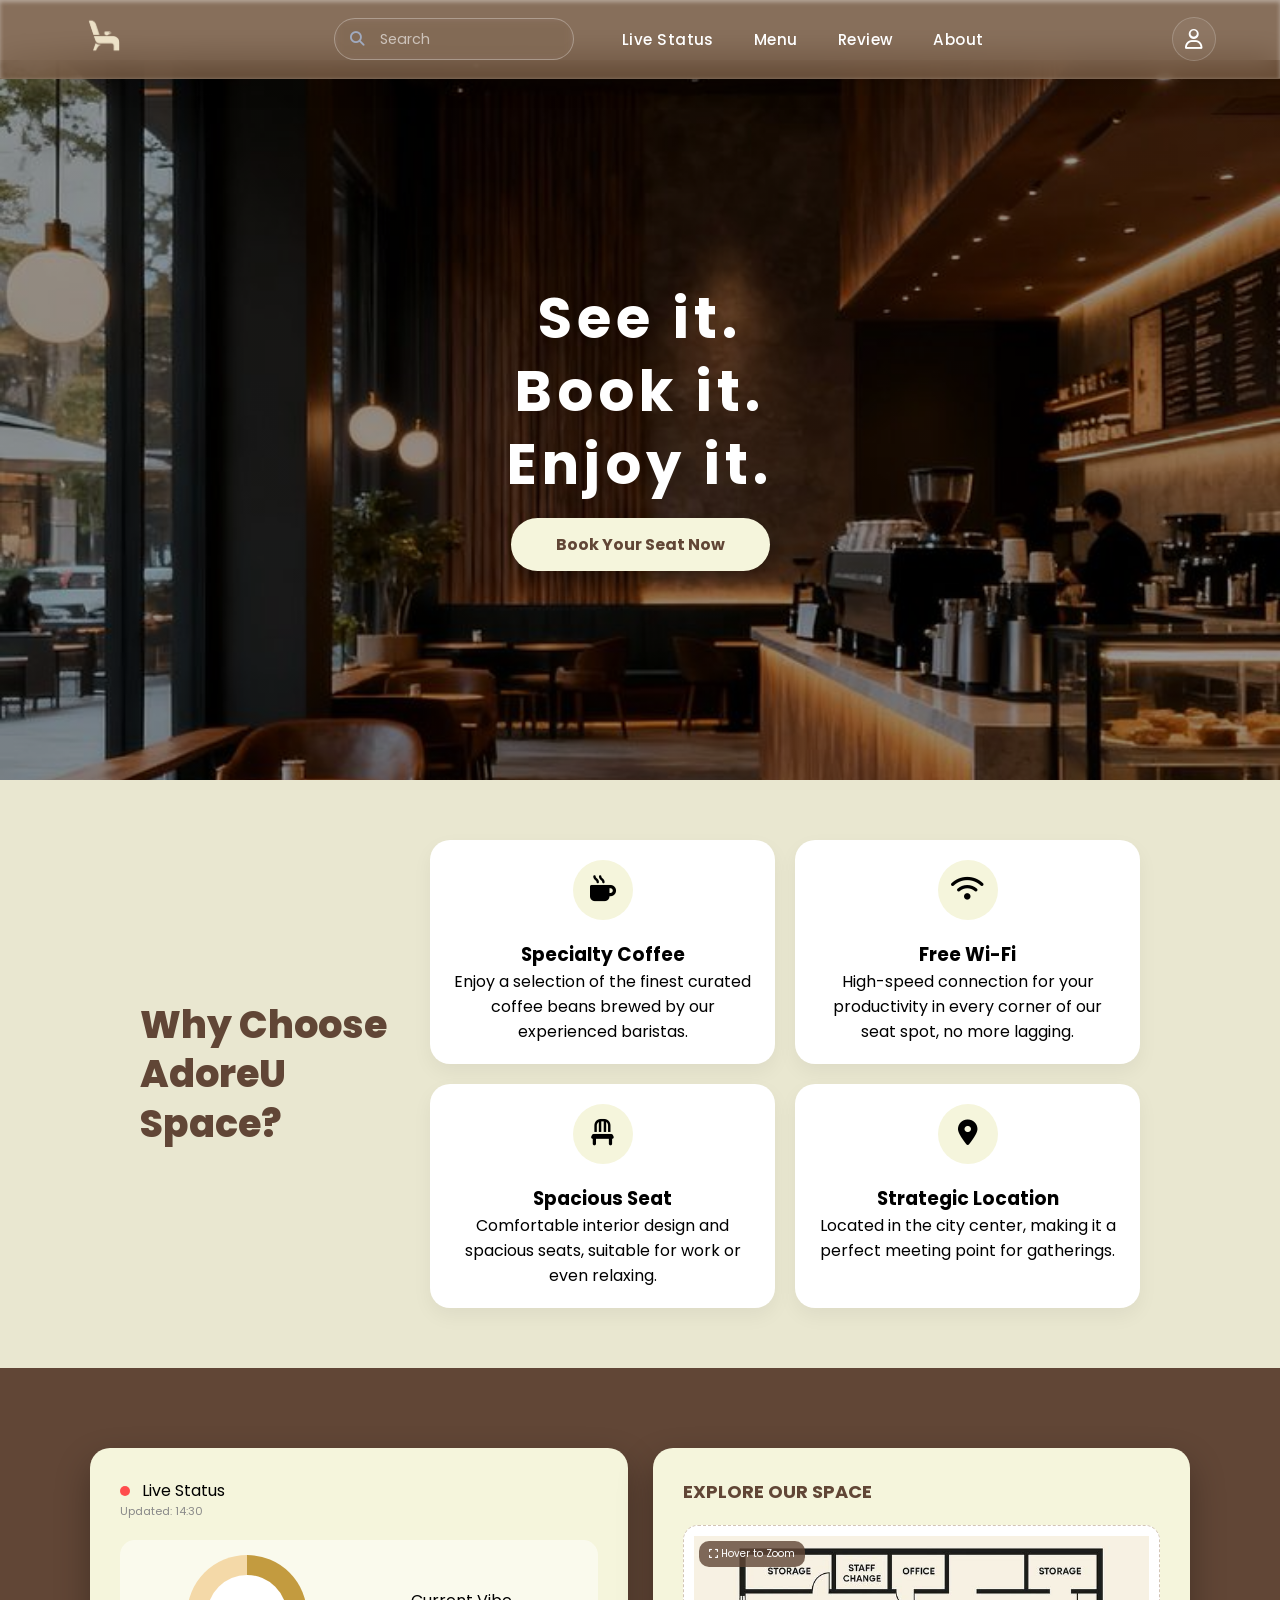
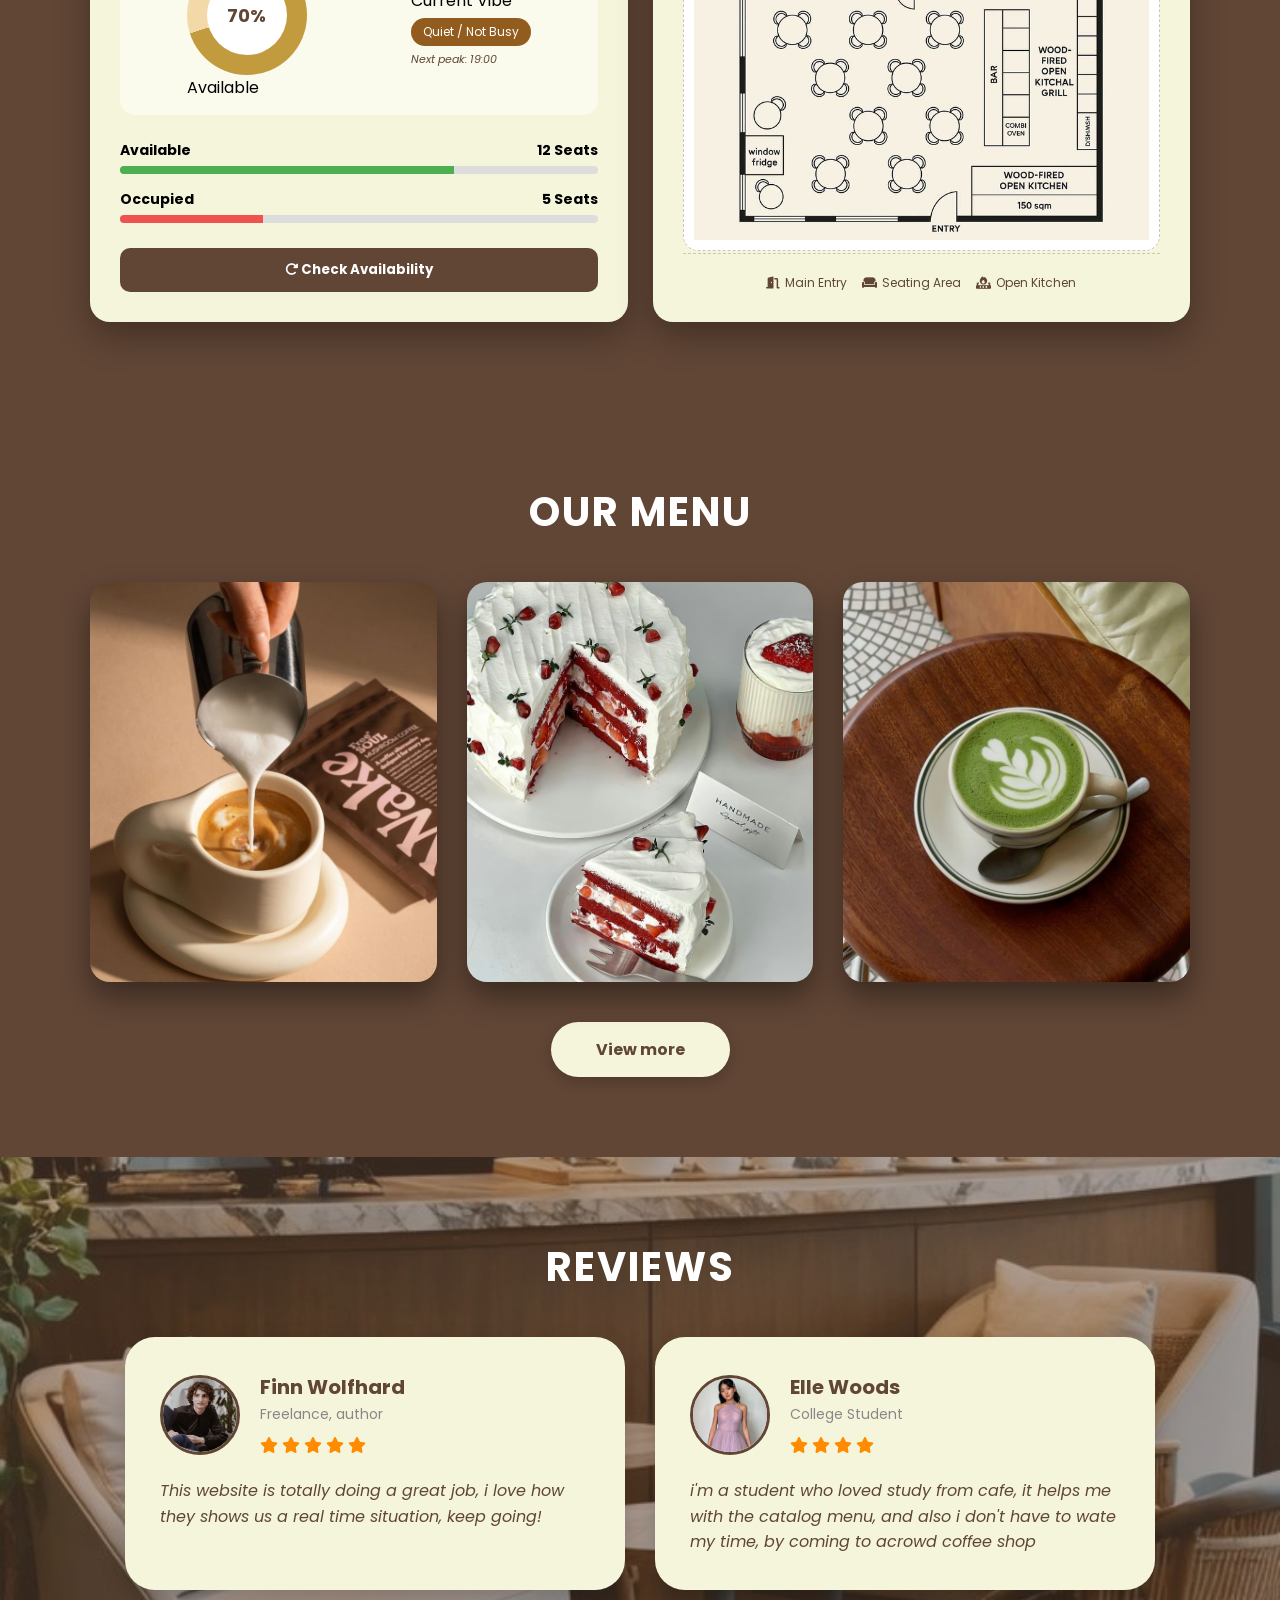
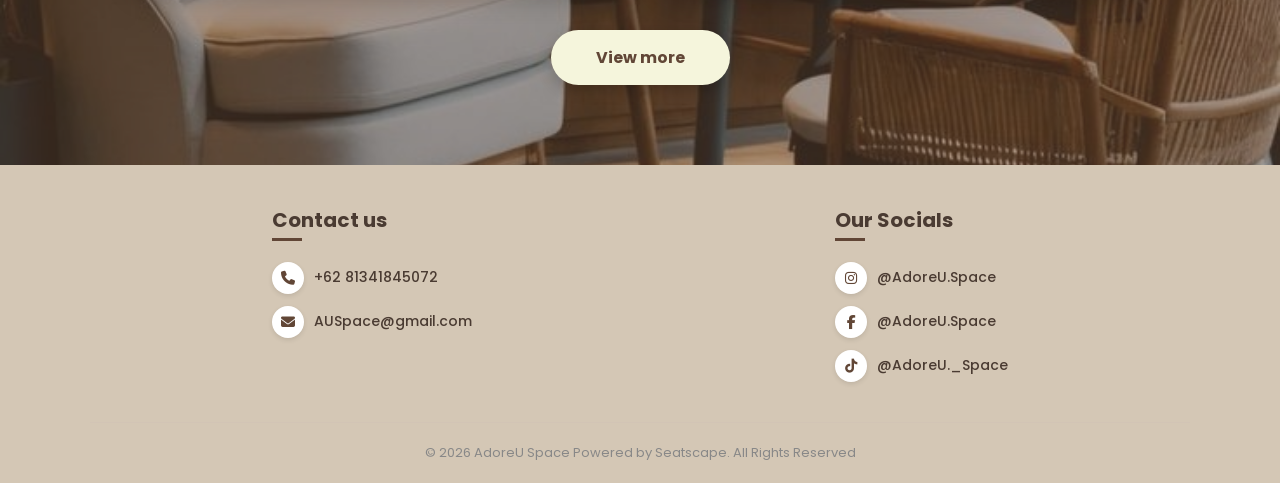
<file: index.html>
<!DOCTYPE html>
<html lang="en">
<head>
    <meta charset="UTF-8">
    <meta name="viewport" content="width=device-width, initial-scale=1.0">
    <title>Seatscape Web</title>
    <link rel="preconnect" href="https://fonts.googleapis.com">
    <link rel="preconnect" href="https://fonts.gstatic.com" crossorigin>
    <link href="https://fonts.googleapis.com/css2?family=Playfair+Display:ital,wght@0,500;0,600;0,700;1,600&family=Poppins:wght@300;400;500;600&display=swap" rel="stylesheet">
    <link rel="stylesheet" href="./css/landingpage.css">
    <link rel="stylesheet" href="https://cdnjs.cloudflare.com/ajax/libs/font-awesome/6.5.1/css/all.min.css">
</head>
<body>

    <!-- Header / Navbar -->
    <header class="header">
        <div class="header-container">
            <!-- Logo Icon -->
            <div class="logo">
                <img src="images/Logo.png" class="img-class" style="height: 45px; width: auto;">
            </div>

            <!-- HAMBURGER (TAMBAHKAN INI) -->
            <div class="menu-toggle" onclick="toggleMenu()">
                <span></span>
                <span></span>
                <span></span>
            </div>

            <!-- Search and Nav Links -->
            <div class="nav-wrapper">
                <!-- Search Bar -->
                <div class="search-bar">
                    <i class="fa-solid fa-magnifying-glass search-icon"></i>
                    <input type="text" placeholder="Search" class="search-input">
                </div>
                
                <!-- Links -->
                <nav class="nav-links">
                    <a href="#live-status">Live Status</a>
                    <a href="#menu">Menu</a>
                    <a href="#reviews">Review</a>
                    <a href="about.html">About</a>
                </nav>
            </div>

            <!-- User Icon -->
            <div class="user-icon">
                <a href="login.html">
                    <i class="fa-regular fa-user"></i>
                </a>
            </div>
        </div>
    </header>

    <!-- HERO SECTION (Gambar Utama & Judul) -->
    <section class="hero">
        <div class="hero-content">
            <h1>See it.<br>Book it.<br>Enjoy it.</h1>
            <a href="reservation.html" class="btn-view-more">Book Your Seat Now</a>
        </div>
    </section>

<!-- WHY CHOOSE US SECTION -->
<section class="features">
    <div class="features-container">
        <div class="features-title">
            <h2>Why Choose AdoreU Space?</h2>
        </div>
        <div class="features-grid">
            <!-- Card 1 -->
            <div class="feature-card">
                <div class="icon-wrapper">
                    <i class="fa-solid fa-mug-hot"></i>
                </div>
                <h3>Specialty Coffee</h3>
                <p>Enjoy a selection of the finest curated coffee beans brewed by our experienced baristas.</p>
            </div>
            <!-- Card 2 -->
            <div class="feature-card">
                <div class="icon-wrapper">
                    <i class="fa-solid fa-wifi"></i>
                </div>
                <h3>Free Wi-Fi</h3>
                <p>High-speed connection for your productivity in every corner of our seat spot, no more lagging.</p>
            </div>
            <!-- Card 3 -->
            <div class="feature-card">
                <div class="icon-wrapper">
                    <i class="fa-solid fa-chair"></i>
                </div>
                <h3>Spacious Seat</h3>
                <p>Comfortable interior design and spacious seats, suitable for work or even relaxing.</p>
            </div>
            <!-- Card 4 -->
            <div class="feature-card">
                <div class="icon-wrapper">
                    <i class="fa-solid fa-location-dot"></i>
                </div>
                <h3>Strategic Location</h3>
                <p>Located in the city center, making it a perfect meeting point for gatherings.</p>
            </div>
        </div>
    </div>
</section>

<!-- LIVE STATUS SECTION (Live Viewing & Floor Plan Side-by-Side) -->
<section id="live-status"class="live-status-section">
    <div class="status-main-container">
        
        <div class="status-column">
    <div class="live-header">
        <div class="header-main">
            <span class="pulse-icon"></span>
            <span class="status-text">Live Status</span>
        </div>
        <div class="header-sub">Updated: <span id="current-time">14:30</span></div>
    </div>

    <div class="live-body">
        <!-- Area Atas: Chart & Indikator Kesibukan -->
        <div class="main-stats">
            <div class="chart-container">
                <div class="donut-chart-std">
                    <span class="percentage">70%</span>
                </div>
                <p class="availability-label">Available</p>
            </div>
            
            <div class="busy-indicator">
                <p class="busy-title">Current Vibe</p>
                <div class="vibe-badge">Quiet / Not Busy</div>
                <div class="peak-hours-mini">Next peak: 19:00</div>
            </div>
        </div>

        <!-- Area Bawah: Tombol & Progress Bar -->
        <div class="stat-details">
            <div class="stat-item">
                <div class="stat-info">
                    <span>Available</span>
                    <span class="count">12 Seats</span>
                </div>
                <div class="progress-bar-bg"><div class="progress-fill green" style="width: 70%;"></div></div>
            </div>

            <div class="stat-item">
                <div class="stat-info">
                    <span>Occupied</span>
                    <span class="count">5 Seats</span>
                </div>
                <div class="progress-bar-bg"><div class="progress-fill red" style="width: 30%;"></div></div>
            </div>
        </div>
        
        <button class="refresh-action-btn">
            <i class="fa-solid fa-rotate-right"></i> Check Availability
        </button>
    </div>
</div>

        <!-- Kolom Kanan: Floor Plan -->
        <div class="status-column">
            <h3 class="floor-title-internal">EXPLORE OUR SPACE</h3>
            <div class="floor-wrapper-compact">
                <div class="floor-tag-small"><i class="fa-solid fa-expand"></i> Hover to Zoom</div>
                <img src="images/Floor-plan.jpeg" alt="Floor Plan AdoreU" class="floor-img-compact">
            </div>
            
            <!-- Legend Internal -->
            <div class="floor-legend-internal">
                <span><i class="fa-solid fa-door-open"></i> Main Entry</span>
                <span><i class="fa-solid fa-couch"></i> Seating Area</span>
                <span><i class="fa-solid fa-fire-burner"></i> Open Kitchen</span>
            </div>
        </div>

    </div>
</section>

    <!-- OUR MENU SECTION -->
    <section id="menu" class="menu-section">
        <h2 class="section-title-white">Our Menu</h2>
        <div class="menu-grid-container">
            <!-- Menu 1 -->
            <div class="menu-card-img">
                <img src="images/Coffe menu prev.jpeg" alt="Coffee">
                <div class="menu-overlay">
                    <span>Specialty Coffee</span>
                </div>
            </div>
            <!-- Menu 2 -->
            <div class="menu-card-img">
                <img src="images/Strawberry Cake Prev.jpeg" alt="Cake">
                <div class="menu-overlay">
                    <span>Dessert & Pastry</span>
                </div>
            </div>
            <!-- Menu 3 -->
            <div class="menu-card-img">
                <img src="images/Matcha menu prev.jpeg" alt="Matcha">
                <div class="menu-overlay">
                    <span>Non Coffee Series</span>
                </div>
            </div>
        </div>
       <a href="menu.html" class="btn-view-more">View more</a>
    </section>

    <!-- REVIEWS SECTION -->
<section id="reviews" class="reviews-section">
    <div class="reviews-overlay">
        <h2 class="section-title-white">Reviews</h2>
        <div class="reviews-container">
            <!-- Review 1 -->
            <div class="review-card">
                <div class="review-header">
                    <img src="images/finn wolfhard.jpeg" alt="Finn Wolfhard" class="reviewer-img">
                    <div class="reviewer-info">
                        <h4>Finn Wolfhard</h4>
                        <p>Freelance, author</p>
                        <div class="stars">
                            <i class="fa-solid fa-star"></i>
                            <i class="fa-solid fa-star"></i>
                            <i class="fa-solid fa-star"></i>
                            <i class="fa-solid fa-star"></i>
                            <i class="fa-solid fa-star"></i>
                        </div>
                    </div>
                </div>
                <p class="review-text">
                    This website is totally doing a great job, i love how they shows us a real time situation, keep going!
                </p>
            </div>

            <!-- Review 2 -->
            <div class="review-card">
                <div class="review-header">
                    <img src="images/momona tamada.jpeg" alt="Elle Woods" class="reviewer-img">
                    <div class="reviewer-info">
                        <h4>Elle Woods</h4>
                        <p>College Student</p>
                        <div class="stars">
                            <i class="fa-solid fa-star"></i>
                            <i class="fa-solid fa-star"></i>
                            <i class="fa-solid fa-star"></i>
                            <i class="fa-solid fa-star"></i>
                        </div>
                    </div>
                </div>
                <p class="review-text">
                    i'm a student who loved study from cafe, it helps me with the catalog menu, and also i don't have to wate my time, by coming to acrowd coffee shop
                </p>
            </div>
        </div>
        <a href="reviewpage.html" class="btn-view-more">View more</a>
    </div>
</section>

<!-- FOOTER SECTION -->
    <footer class="footer-main">
        <div class="footer-container">
            <!-- Kolom Contact -->
            <div class="footer-column">
                <h3 class="footer-title">Contact us</h3>
                <div class="footer-item">
                    <span class="icon-circle"><i class="fa-solid fa-phone"></i></span>
                    <p>+62 81341845072</p>
                </div>
                <a href="mailto:AUSpace@gmail.com" class="footer-link">
                    <div class="footer-item">
                        <span class="icon-circle"><i class="fa-solid fa-envelope"></i></span>
                        <p>AUSpace@gmail.com</p>
                    </div>
                </a>
            </div>

            <!-- Kolom Socials -->
            <div class="footer-column">
                <h3 class="footer-title">Our Socials</h3>
                
                <a href="https://www.instagram.com/adoreu.crafts/" target="_blank" class="footer-link">
                    <div class="footer-item">
                        <span class="icon-circle"><i class="fa-brands fa-instagram"></i></span>
                        <p>@AdoreU.Space</p>
                    </div>
                </a>

                <a href="https://facebook.com/AdoreU.Space" target="_blank" class="footer-link">
                    <div class="footer-item">
                        <span class="icon-circle"><i class="fa-brands fa-facebook-f"></i></span>
                        <p>@AdoreU.Space</p>
                    </div>
                </a>

                <a href="https://tiktok.com/@AdoreU._Space" target="_blank" class="footer-link">
                    <div class="footer-item">
                        <span class="icon-circle"><i class="fa-brands fa-tiktok"></i></span>
                        <p>@AdoreU._Space</p>
                    </div>
                </a>
            </div>
        </div>
        
        <div class="footer-bottom">
            <p>© 2026 AdoreU Space Powered by Seatscape. All Rights Reserved</p>
        </div>
    </footer>

    <script>
    function toggleMenu() {
        document.querySelector('.nav-wrapper').classList.toggle('active');
    }
    </script>
</body>
</html>
</file>
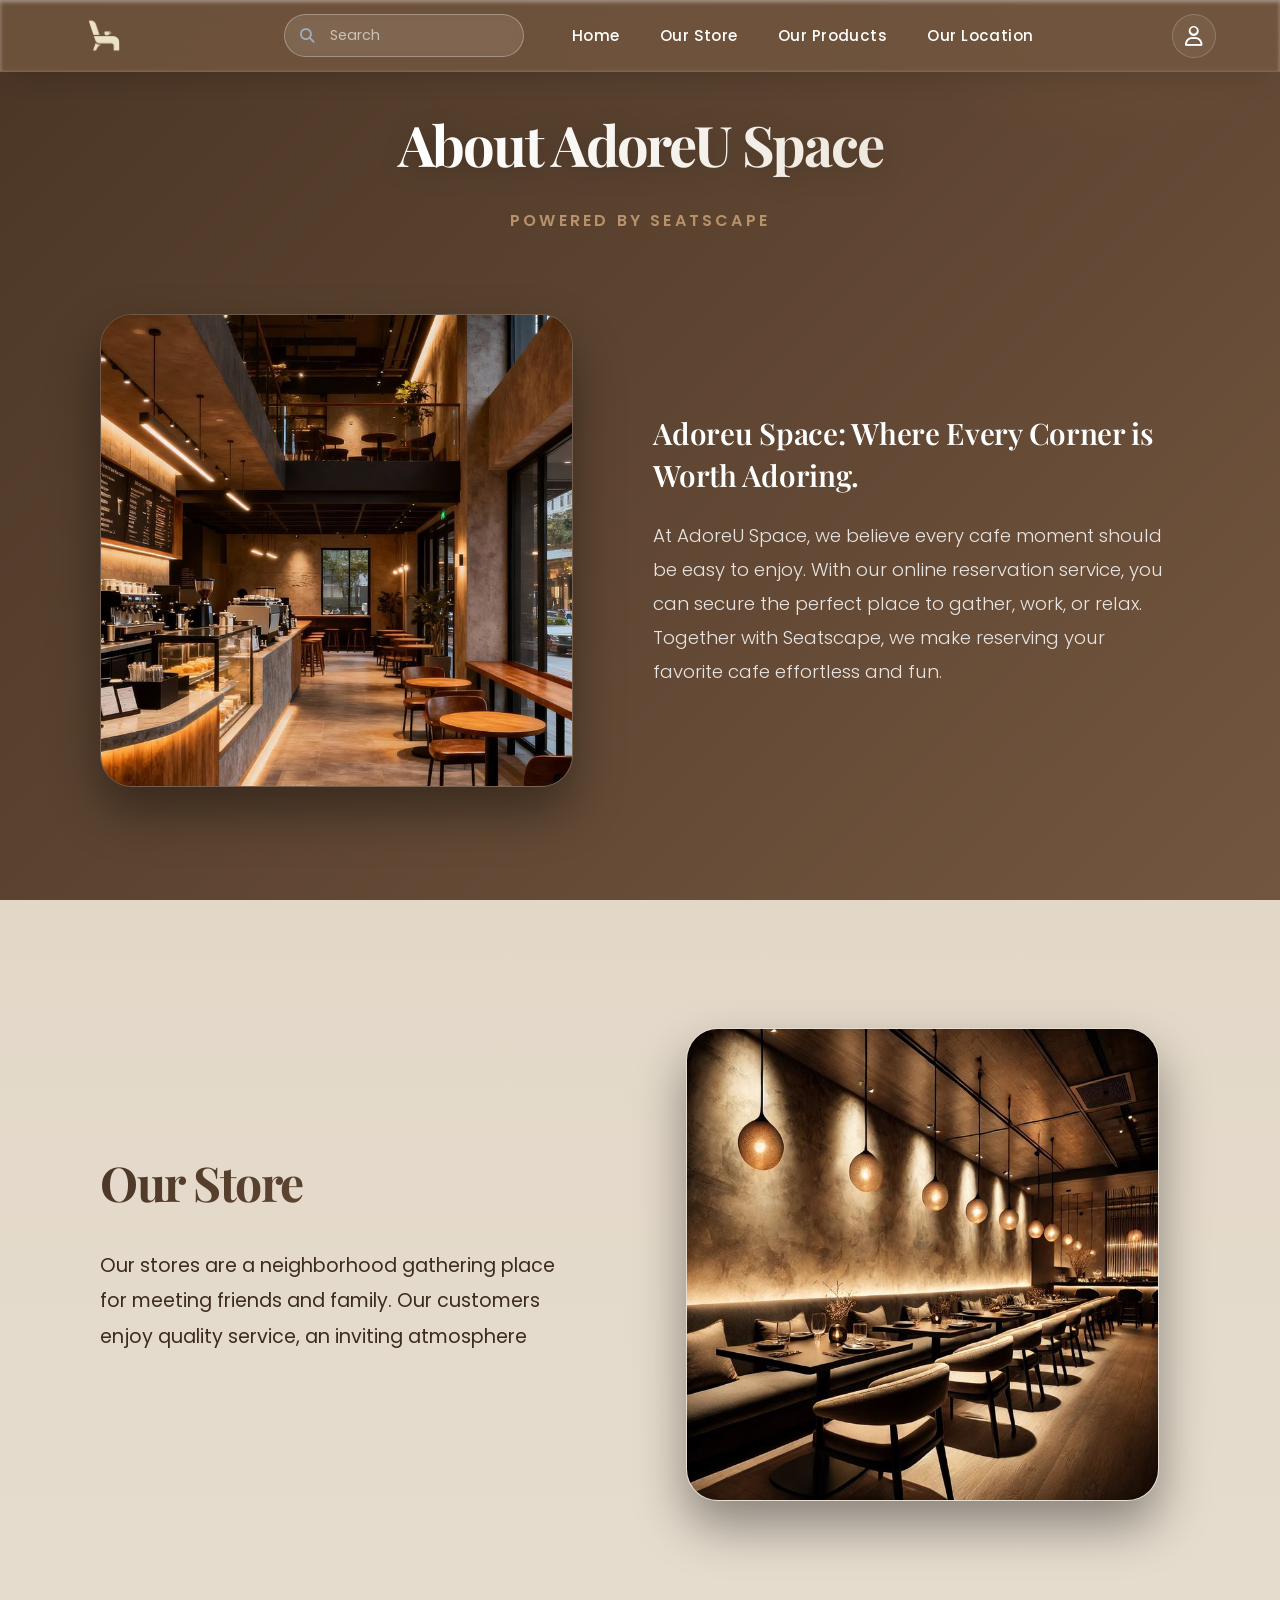
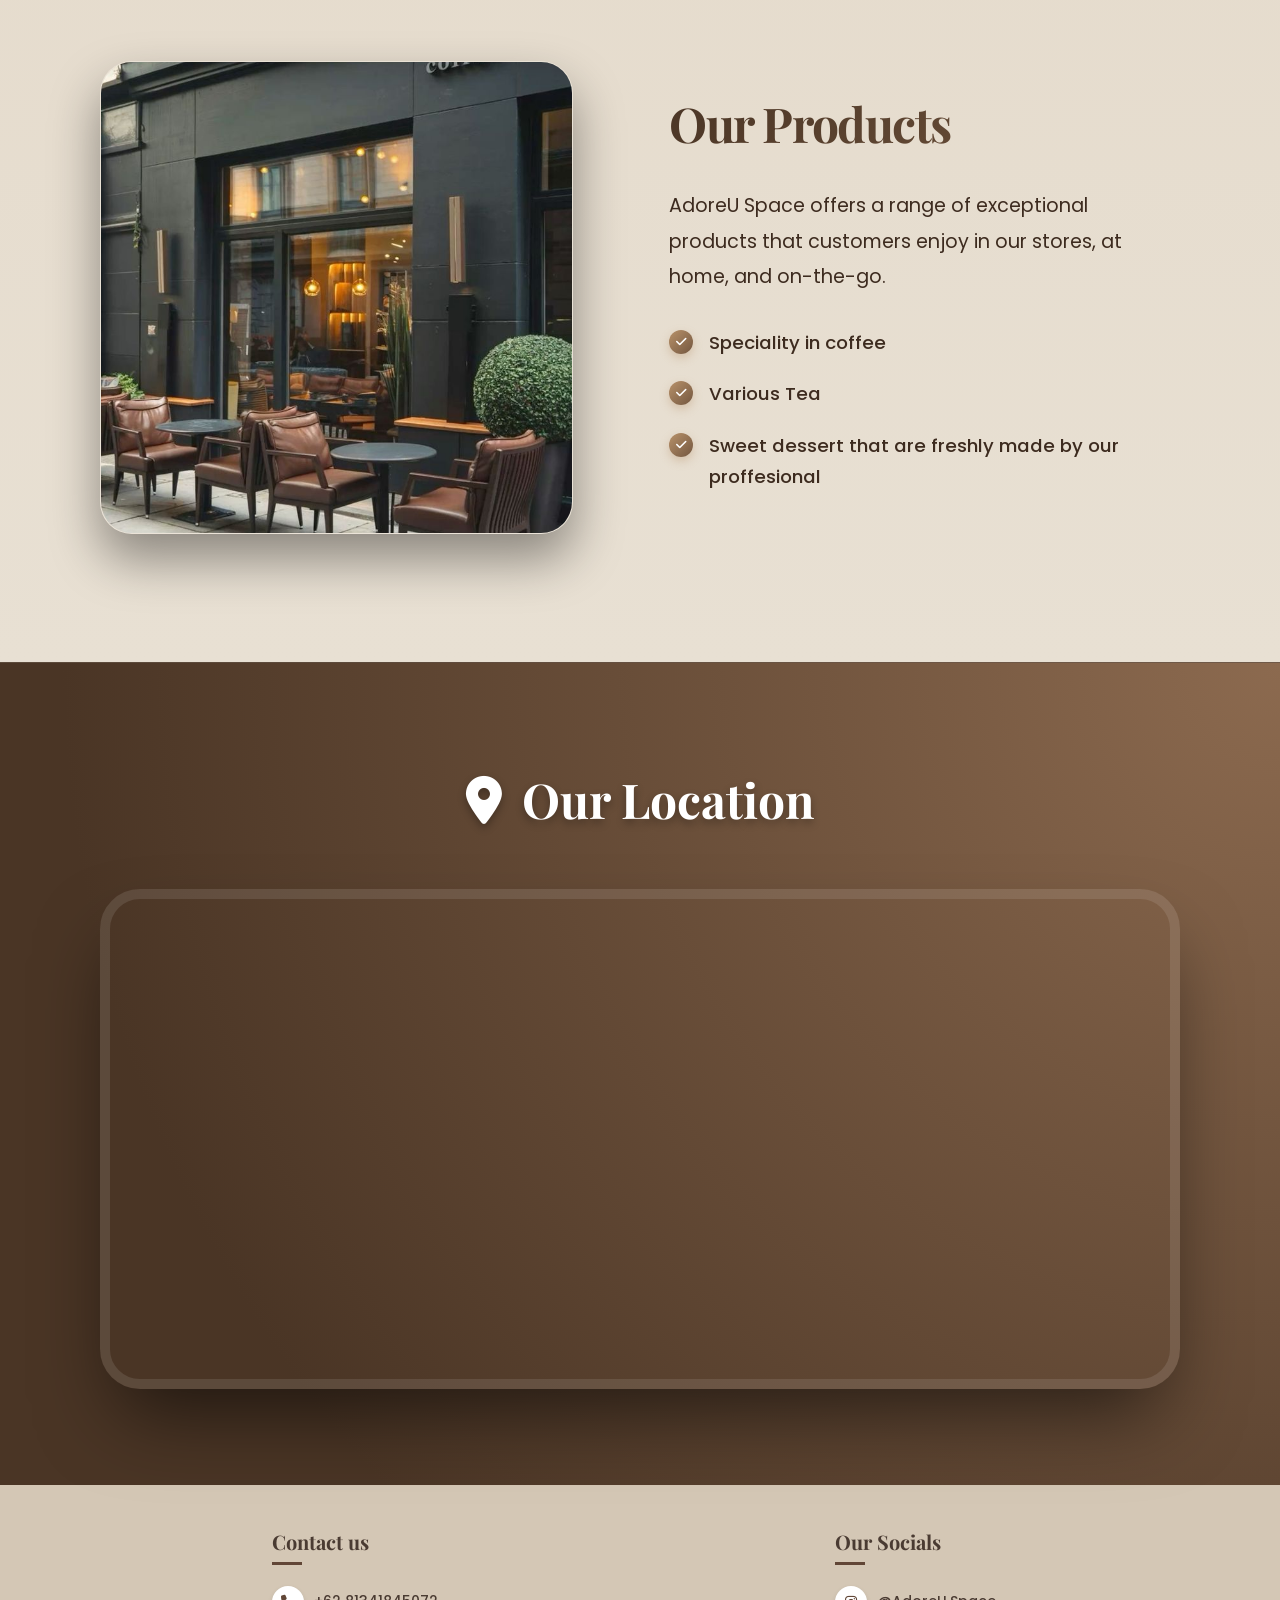
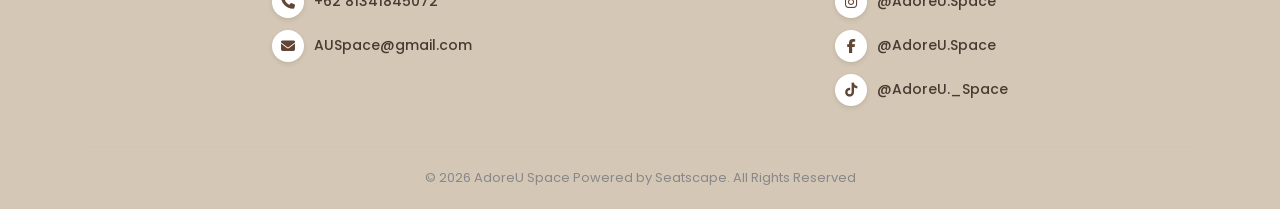
<file: about.html>
<!DOCTYPE html>
<html lang="id">
<head>
    <meta charset="UTF-8">
    <meta name="viewport" content="width=device-width, initial-scale=1.0">
    <title>AdoreU Space</title>
    <!-- Google Fonts: Playfair Display (Judul) & Poppins (Teks) -->
    <link href="https://fonts.googleapis.com/css2?family=Playfair+Display:ital,wght@0,500;0,600;0,700;1,600&family=Poppins:wght@300;400;500;600&display=swap" rel="stylesheet">
    <!-- FontAwesome Icons -->
    <link rel="stylesheet" href="https://cdnjs.cloudflare.com/ajax/libs/font-awesome/6.4.0/css/all.min.css">
    <!-- Hubungkan ke file CSS eksternal Anda -->
    <link rel="stylesheet" href="./css/about.css">
</head>
<body>

    <!-- Header / Navbar -->
    <header class="header">
        <div class="header-container">
            <!-- Logo Icon -->
            <div class="logo-link">
                <img src="images/Logo.png" class="img-class" style="height: 45px; width: auto;">
            </div>

            <!-- HAMBURGER -->
            <div class="menu-toggle" onclick="toggleMenu()">
                <span></span>
                <span></span>
                <span></span>
            </div>

            <!-- Search and Nav Links -->
            <div class="nav-wrapper">
                <!-- Search Bar -->
                <div class="search-bar">
                    <i class="fa-solid fa-magnifying-glass search-icon"></i>
                    <input type="text" placeholder="Search" class="search-input">
                </div>
                
                <!-- Links -->
                <nav class="nav-links">
                    <a href="index.html">Home</a>
                    <a href="#our-store">Our Store</a>
                    <a href="#our-products">Our Products</a>
                    <a href="#location">Our Location</a>
                </nav>
            </div>

            <!-- User Icon -->
            <div class="user-icon">
                <a href="login.html">
                    <i class="fa-regular fa-user"></i>
                </a>
            </div>
        </div>
    </header>

    <!-- About Intro Section -->
    <section class="about-section">
        <div class="container-md">
            <!-- Section Header -->
            <div class="section-header">
                <h1 class="section-title">
                    About AdoreU Space
                </h1>
                <p class="section-subtitle">powered by Seatscape</p>
            </div>

            <!-- Content Grid -->
            <div class="about-grid">
                <!-- Image -->
                <div class="about-img-wrapper">
                    <img src="images/Adore_Space.jpeg" alt="Cafe Interior" class="about-img">
                </div>
                <!-- Text -->
                <div class="about-text">
                    <h2>Adoreu Space: Where Every Corner is Worth Adoring.</h2>
                    <p>
                        At AdoreU Space, we believe every cafe moment should be easy to enjoy. With our online reservation service, you can secure the perfect place to gather, work, or relax. Together with Seatscape, we make reserving your favorite cafe effortless and fun.
                    </p>
                </div>
            </div>
        </div>
    </section>

    <!-- Main Content Area (Beige Background) -->
    <main class="main-content">
        <div class="container-md features-wrapper">
            
            <!-- Our Store Section -->
            <section id="our-store" class="feature-row reverse-mobile">
                <div class="feature-text">
                    <h2>Our Store</h2>
                    <p>
                        Our stores are a neighborhood gathering place for meeting friends and family. Our customers enjoy quality service, an inviting atmosphere
                    </p>
                </div>
                <div class="feature-img-wrapper">
                    <img src="images/Our_Store.jpeg" alt="Our Store Seating" class="feature-img">
                </div>
            </section>

            <!-- Our Products Section -->
            <section id="our-products" class="feature-row">
                <div class="feature-img-wrapper">
                    <img src="images/Our_Product.jpeg" alt="Our Products" class="feature-img">
                </div>
                <div class="feature-text">
                    <h2>Our Products</h2>
                    <p>
                        AdoreU Space offers a range of exceptional products that customers enjoy in our stores, at home, and on-the-go.
                    </p>
                    <ul class="feature-list">
                        <li>Speciality in coffee</li>
                        <li>Various Tea</li>
                        <li>Sweet dessert that are freshly made by our proffesional</li>
                    </ul>
                </div>
            </section>

        </div>
    </main>

    <!-- Location Section -->
    <section id="location"class="location-section">
        <div class="container-md">
            <h2 class="location-title">
                <i class="fa-solid fa-location-dot"></i> Our Location
            </h2>
            <!-- Google Maps Embed -->
            <div class="map-wrapper">
                <!-- Ganti link src di bawah ini dengan link embed lokasi kafemu -->
                <iframe 
                    src="https://www.google.com/maps/embed?pb=!1m18!1m12!1m3!1d1000!2d-1.4741626!3d51.0040893!2m3!1f0!2f0!3f0!3m2!1i1024!2i768!4f13.1!3m3!1m2!1s0x48740b0ee950dfcf%3A0xce7caa7051298f76!2sAdore%20Cafe!5e0!3m2!1sid!2sid!4v1710000000000!5m2!1sid!2sid"
                    class="map-iframe"
                    allowfullscreen="" 
                    loading="lazy" 
                    referrerpolicy="no-referrer-when-downgrade">
                </iframe>
            </div>
        </div>
    </section>

    <!-- FOOTER SECTION -->
    <footer class="footer-main">
        <div class="footer-container">
            <!-- Kolom Contact -->
            <div class="footer-column">
                <h3 class="footer-title">Contact us</h3>
                <div class="footer-item">
                    <span class="icon-circle"><i class="fa-solid fa-phone"></i></span>
                    <p>+62 81341845072</p>
                </div>
                <a href="mailto:AUSpace@gmail.com" class="footer-link">
                    <div class="footer-item">
                        <span class="icon-circle"><i class="fa-solid fa-envelope"></i></span>
                        <p>AUSpace@gmail.com</p>
                    </div>
                </a>
            </div>

            <!-- Kolom Socials -->
            <div class="footer-column">
                <h3 class="footer-title">Our Socials</h3>
                
                <a href="https://www.instagram.com/adoreu.crafts/" target="_blank" class="footer-link">
                    <div class="footer-item">
                        <span class="icon-circle"><i class="fa-brands fa-instagram"></i></span>
                        <p>@AdoreU.Space</p>
                    </div>
                </a>

                <a href="https://facebook.com/AdoreU.Space" target="_blank" class="footer-link">
                    <div class="footer-item">
                        <span class="icon-circle"><i class="fa-brands fa-facebook-f"></i></span>
                        <p>@AdoreU.Space</p>
                    </div>
                </a>

                <a href="https://tiktok.com/@AdoreU._Space" target="_blank" class="footer-link">
                    <div class="footer-item">
                        <span class="icon-circle"><i class="fa-brands fa-tiktok"></i></span>
                        <p>@AdoreU._Space</p>
                    </div>
                </a>
            </div>
        </div>
        
        <div class="footer-bottom">
            <p>© 2026 AdoreU Space Powered by Seatscape. All Rights Reserved</p>
        </div>
    </footer>
</body>

    <script>
    function toggleMenu() {
        document.querySelector('.nav-wrapper').classList.toggle('active');
    }
    </script>
</html>
</file>
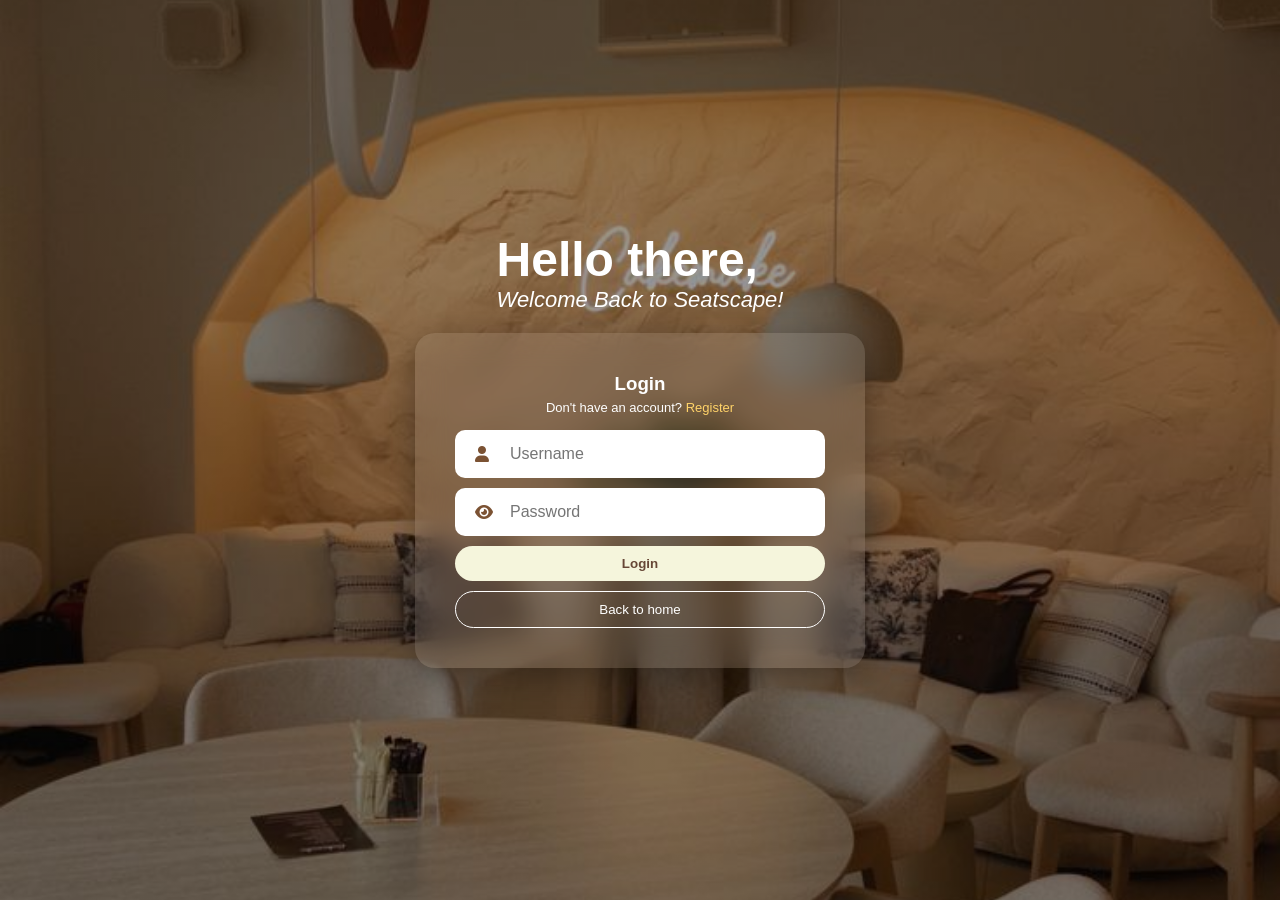
<file: login.html>
<!DOCTYPE html>
<html lang="id">
<head>
    <meta charset="UTF-8">
    <meta name="viewport" content="width=device-width, initial-scale=1.0">
    <title>AdoreU Space - Login</title>
    <link rel="stylesheet" href="./css/styles_login.css">
    <link rel="stylesheet" href="https://cdnjs.cloudflare.com/ajax/libs/font-awesome/6.0.0/css/all.min.css">
</head>
<body>

    <main class="main-wrapper">
        <div class="welcome-text">
            <h1>Hello there,</h1>
            <p>Welcome Back to Seatscape!</p> 
        </div>

        <section class="login-card">
            <h3>Login</h3>
            <p class="subtitle">Don't have an account? <a href="regist.html">Register</a></p>
            
            <form>
                <div class="input-group">
                    <i class="fas fa-user"></i>
                    <input type="text" id="input-name" placeholder="Username" required>
                </div>
                
                <div class="input-group">
                    <i class="fas fa-eye"></i>
                    <input type="password" id="input-password" placeholder="Password" required>
                </div>
                
                <button type="button" class="btn-login" onclick="handleLogin()">Login</button>
                <button type="button" class="btn-back"><a href="index.html">Back to home</a></button>
            </form>
        </section>
    </main>

    <script>
    function handleLogin() {
        // 1. Ambil nama dari input username 
        // (Pastikan ID input username kamu adalah id="username", ubah kalau beda ya)
        const usernameInput = document.getElementById('username');
        
        // Kalau inputnya ketemu dan ada isinya, pakai itu. Kalau kosong, pakai "Guest"
        let userName = "Guest User";
        if (usernameInput && usernameInput.value !== "") {
            userName = usernameInput.value;
        }

        // 2. Buat email bohongan dari username (karena di form loginmu nggak ada input email)
        // Hapus spasi dan jadikan huruf kecil semua, misal: "Fathi" jadi "fathi@gmail.com"
        let userEmail = userName.replace(/\s+/g, '').toLowerCase() + "@gmail.com";

        // 3. Simpan ke Session Storage
        sessionStorage.setItem('loggedInName', userName);
        sessionStorage.setItem('loggedInEmail', userEmail);

        // 4. Pindah ke halaman Home
        window.location.href = 'index.html'; 
    }
    </script>
</body>
</html>
</file>
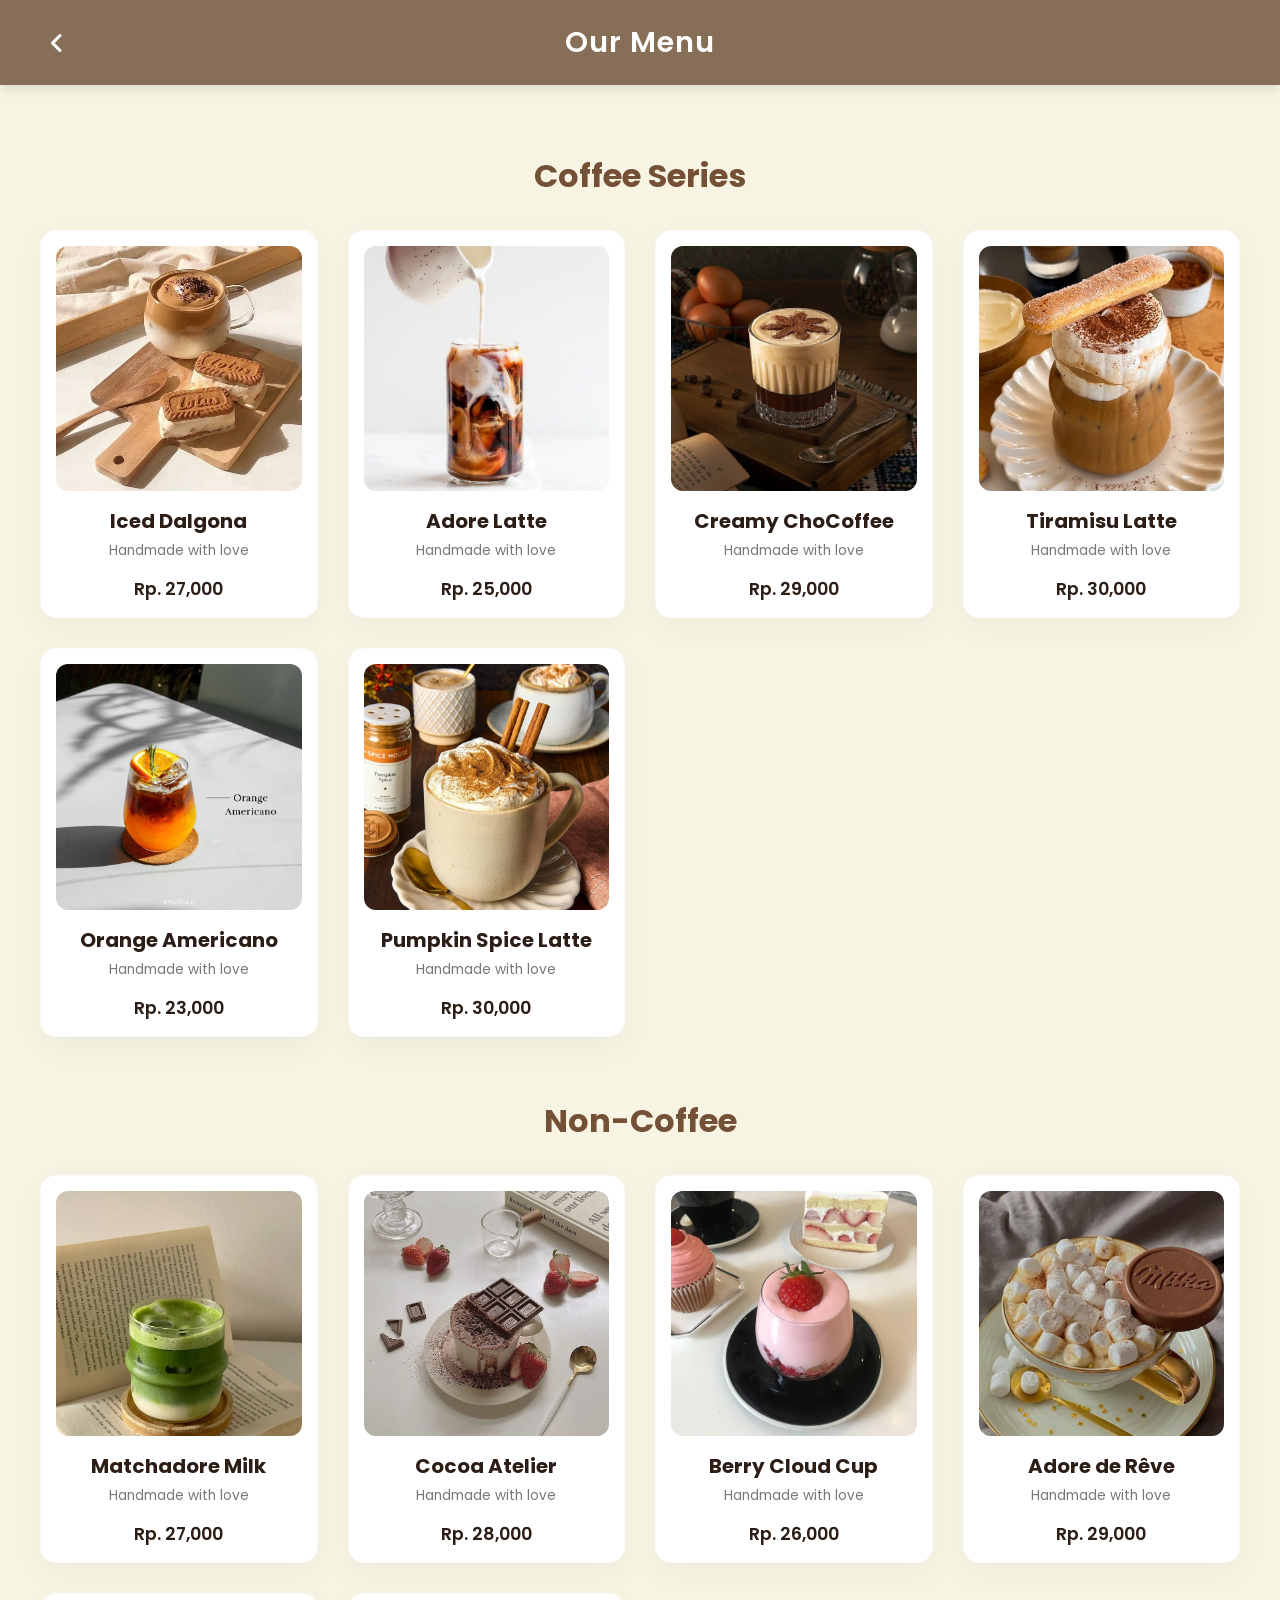
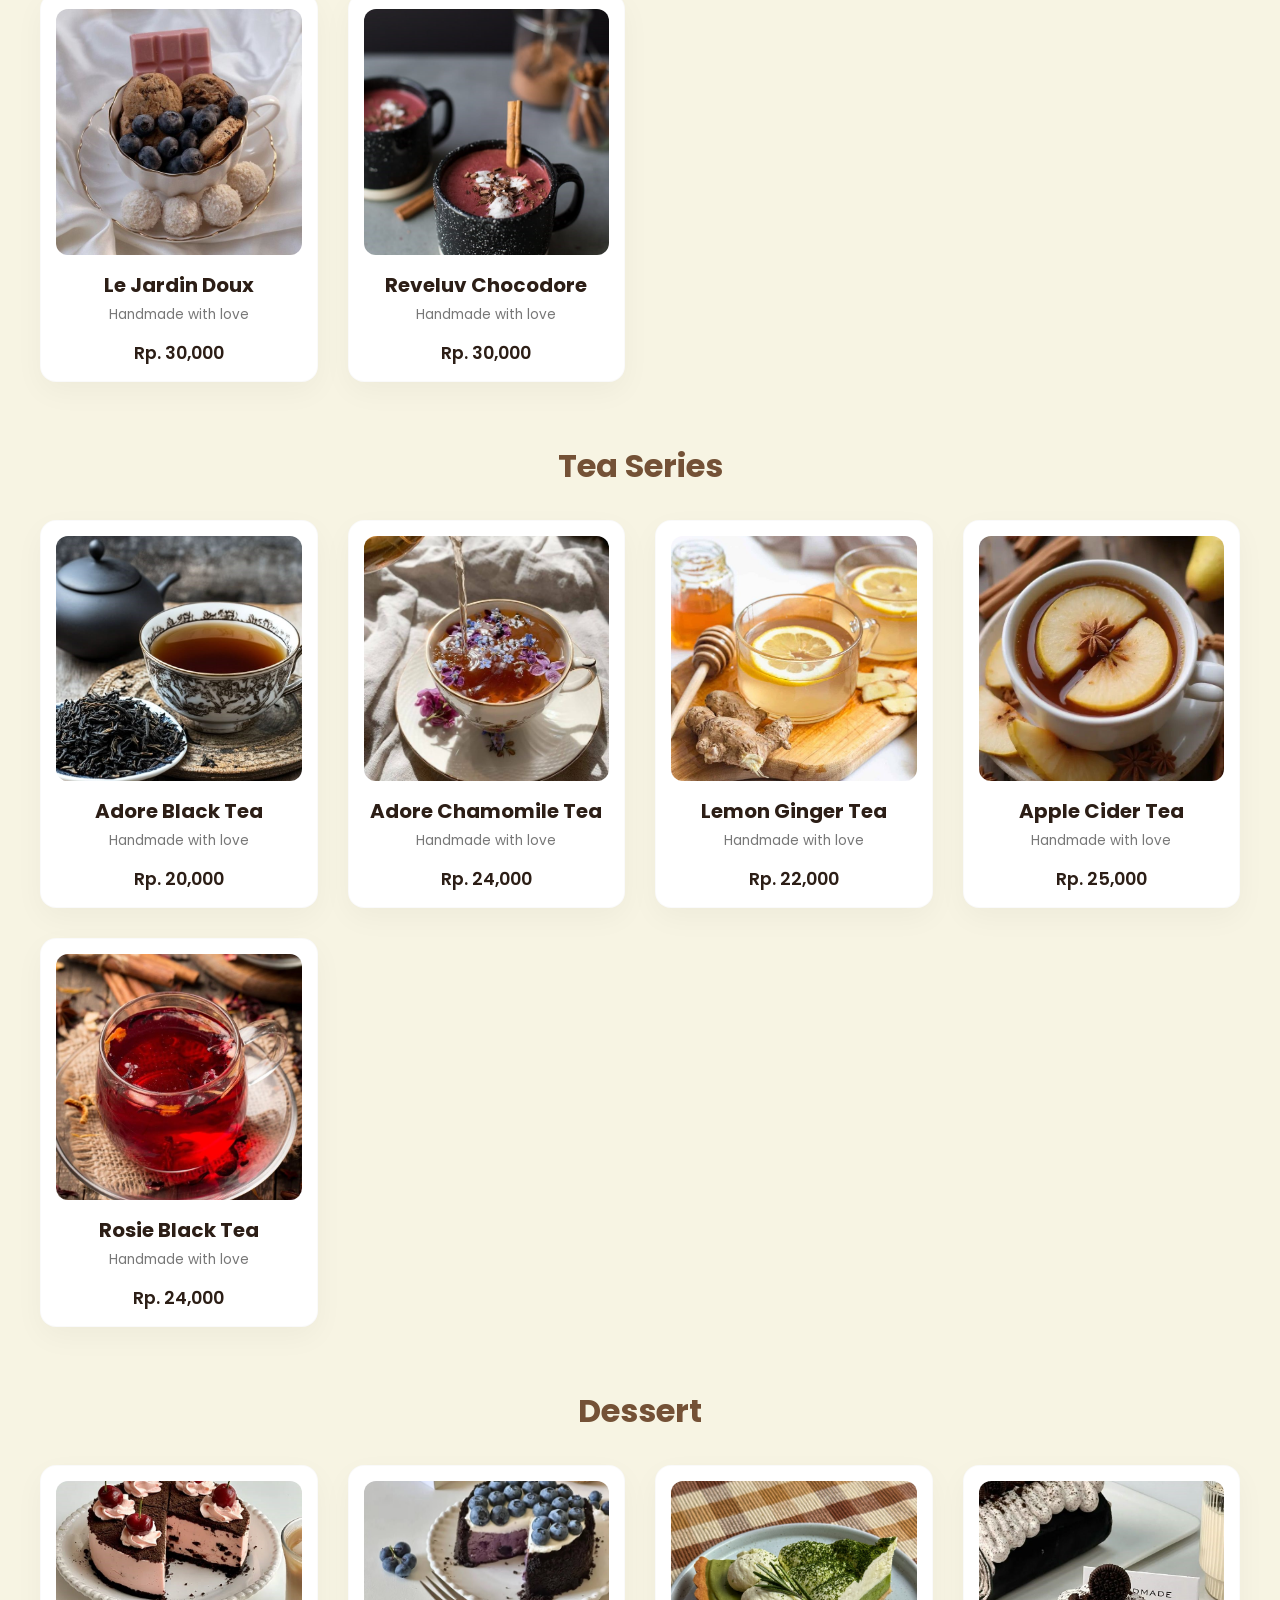
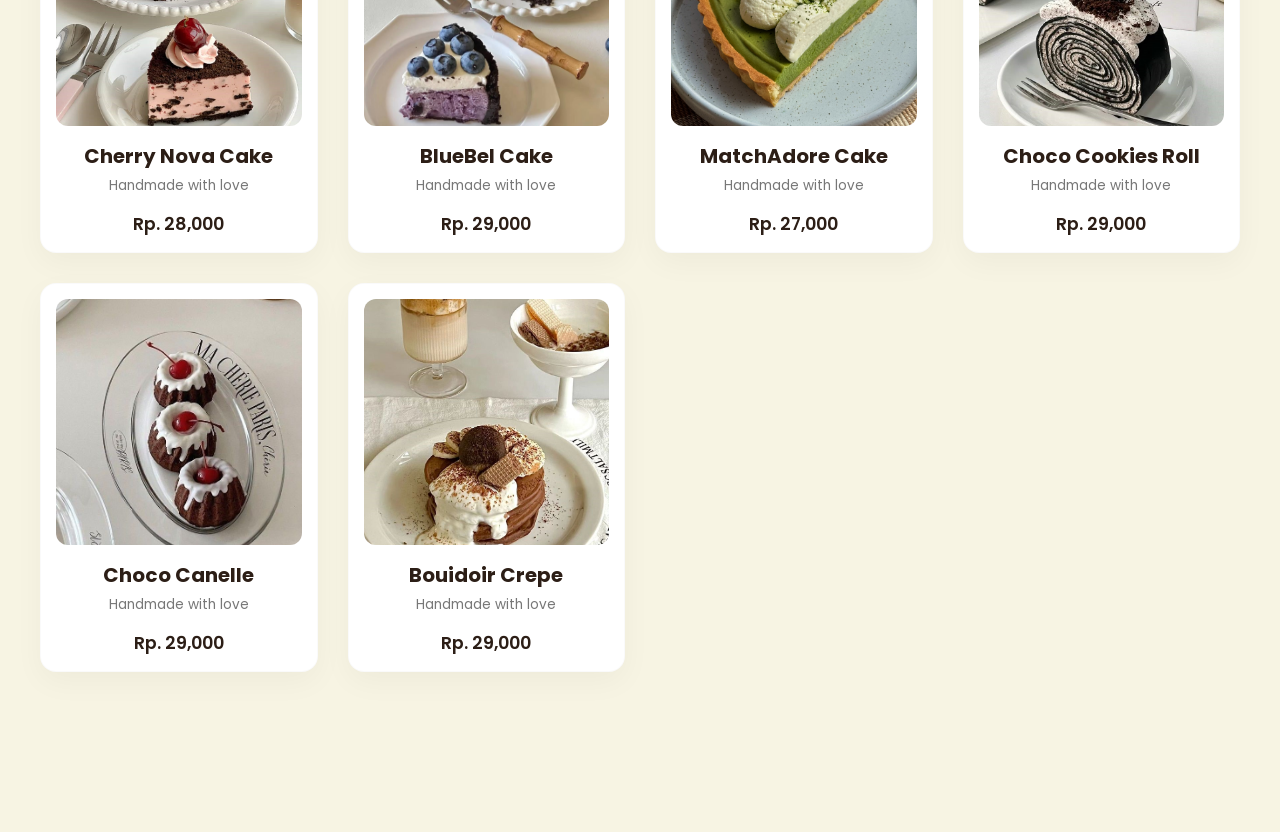
<file: menu.html>
<!DOCTYPE html>
<html lang="en">
<head>
    <meta charset="UTF-8">
    <meta name="viewport" content="width=device-width, initial-scale=1.0">
    
    <!-- Google Fonts (Playfair & Poppins) -->
    <link rel="preconnect" href="https://fonts.googleapis.com">
    <link rel="preconnect" href="https://fonts.gstatic.com" crossorigin>
    <link href="https://fonts.googleapis.com/css2?family=Playfair+Display:ital,wght@0,500;0,600;0,700;1,600&family=Poppins:wght@300;400;500;600&display=swap" rel="stylesheet">
    
    <!-- FontAwesome -->
    <link rel="stylesheet" href="https://cdnjs.cloudflare.com/ajax/libs/font-awesome/6.5.1/css/all.min.css">
    
    <!-- Link ke file CSS terpisah -->
    <link rel="stylesheet" href="./css/menu.css">
</head>
<body>

    <!-- Header Khusus Halaman Menu -->
    <header class="menu-top-header">
        <a href="index.html" class="back-button" aria-label="Go back to home">
            <i class="fa-solid fa-angle-left"></i>
        </a>
        <h1 class="menu-top-title">Our Menu</h1>
    </header>

    <main class="menu-page-container">
        
        <!-- ================= COFFEE SERIES ================= -->
        <section class="menu-category-section">
            <h2 class="category-title">Coffee Series</h2>
            
            <div class="menu-grid">
                <article class="menu-card">
                    <div class="menu-img-wrapper"><img class="menu-img" src="./images/ice dalgona.jpeg" alt="Iced Dalgona" loading="lazy"></div>
                    <div class="menu-info">
                        <h3 class="menu-name">Iced Dalgona</h3>
                        <p class="menu-desc">Handmade with love</p>
                        <p class="menu-price">Rp. 27,000</p>
                    </div>
                </article>
                <article class="menu-card">
                    <div class="menu-img-wrapper"><img class="menu-img" src="./images/adore latte.jpeg" alt="Adore Latte" loading="lazy"></div>
                    <div class="menu-info">
                        <h3 class="menu-name">Adore Latte</h3>
                        <p class="menu-desc">Handmade with love</p>
                        <p class="menu-price">Rp. 25,000</p>
                    </div>
                </article>
                <article class="menu-card">
                    <div class="menu-img-wrapper"><img class="menu-img" src="./images/chocoffee.jpeg" alt="Creamy ChoCoffee" loading="lazy"></div>
                    <div class="menu-info">
                        <h3 class="menu-name">Creamy ChoCoffee</h3>
                        <p class="menu-desc">Handmade with love</p>
                        <p class="menu-price">Rp. 29,000</p>
                    </div>
                </article>
                <article class="menu-card">
                    <div class="menu-img-wrapper"><img class="menu-img" src="./images/Tiramisu Latte.jpeg" alt="Tiramisu Latte" loading="lazy"></div>
                    <div class="menu-info">
                        <h3 class="menu-name">Tiramisu Latte</h3>
                        <p class="menu-desc">Handmade with love</p>
                        <p class="menu-price">Rp. 30,000</p>
                    </div>
                </article>
                <article class="menu-card">
                    <div class="menu-img-wrapper"><img class="menu-img" src="./images/Orange Americano.jpeg" alt="Orange Americano" loading="lazy"></div>
                    <div class="menu-info">
                        <h3 class="menu-name">Orange Americano</h3>
                        <p class="menu-desc">Handmade with love</p>
                        <p class="menu-price">Rp. 23,000</p>
                    </div>
                </article>
                <article class="menu-card">
                    <div class="menu-img-wrapper"><img class="menu-img" src="./images/Pumpkin Spice Latte.jpeg" alt="Pumpkin Spice Latte" loading="lazy"></div>
                    <div class="menu-info">
                        <h3 class="menu-name">Pumpkin Spice Latte</h3>
                        <p class="menu-desc">Handmade with love</p>
                        <p class="menu-price">Rp. 30,000</p>
                    </div>
                </article>
            </div>
        </section>

        <!-- ================= NON-COFFEE ================= -->
        <section class="menu-category-section">
            <h2 class="category-title">Non-Coffee</h2>
            
            <div class="menu-grid">
                <article class="menu-card">
                    <div class="menu-img-wrapper"><img class="menu-img" src="./images/matchadore milk.jpeg" alt="Matchadore Milk" loading="lazy"></div>
                    <div class="menu-info">
                        <h3 class="menu-name">Matchadore Milk</h3>
                        <p class="menu-desc">Handmade with love</p>
                        <p class="menu-price">Rp. 27,000</p>
                    </div>
                </article>
                <article class="menu-card">
                    <div class="menu-img-wrapper"><img class="menu-img" src="./images/Cocoa atelier.jpeg" alt="Cocoa Atelier" loading="lazy"></div>
                    <div class="menu-info">
                        <h3 class="menu-name">Cocoa Atelier</h3>
                        <p class="menu-desc">Handmade with love</p>
                        <p class="menu-price">Rp. 28,000</p>
                    </div>
                </article>
                <article class="menu-card">
                    <div class="menu-img-wrapper"><img class="menu-img" src="./images/berry Cloud.jpeg" alt="Berry Cloud Cup" loading="lazy"></div>
                    <div class="menu-info">
                        <h3 class="menu-name">Berry Cloud Cup</h3>
                        <p class="menu-desc">Handmade with love</p>
                        <p class="menu-price">Rp. 26,000</p>
                    </div>
                </article>
                <article class="menu-card">
                    <div class="menu-img-wrapper"><img class="menu-img" src="./images/choco marshmallow.jpeg" alt="Adore de Rêve" loading="lazy"></div>
                    <div class="menu-info">
                        <h3 class="menu-name">Adore de Rêve</h3>
                        <p class="menu-desc">Handmade with love</p>
                        <p class="menu-price">Rp. 29,000</p>
                    </div>
                </article>
                <article class="menu-card">
                    <div class="menu-img-wrapper"><img class="menu-img" src="./images/Le Jardin Doux.jpeg" alt="Le Jardin Doux" loading="lazy"></div>
                    <div class="menu-info">
                        <h3 class="menu-name">Le Jardin Doux</h3>
                        <p class="menu-desc">Handmade with love</p>
                        <p class="menu-price">Rp. 30,000</p>
                    </div>
                </article>
                <article class="menu-card">
                    <div class="menu-img-wrapper"><img class="menu-img" src="./images/reveluv choco.jpeg" alt="Reveluv Chocodore" loading="lazy"></div>
                    <div class="menu-info">
                        <h3 class="menu-name">Reveluv Chocodore</h3>
                        <p class="menu-desc">Handmade with love</p>
                        <p class="menu-price">Rp. 30,000</p>
                    </div>
                </article>
            </div>
        </section>

        <!-- ================= TEA SERIES ================= -->
        <section class="menu-category-section">
            <h2 class="category-title">Tea Series</h2>
            
            <div class="menu-grid">
                <article class="menu-card">
                    <div class="menu-img-wrapper"><img class="menu-img" src="./images/Black tea.jpeg" alt="Adore Black Tea" loading="lazy"></div>
                    <div class="menu-info">
                        <h3 class="menu-name">Adore Black Tea</h3>
                        <p class="menu-desc">Handmade with love</p>
                        <p class="menu-price">Rp. 20,000</p>
                    </div>
                </article>
                <article class="menu-card">
                    <div class="menu-img-wrapper"><img class="menu-img" src="./images/Chamomile Tea.jpeg" alt="Adore Chamomile Tea" loading="lazy"></div>
                    <div class="menu-info">
                        <h3 class="menu-name">Adore Chamomile Tea</h3>
                        <p class="menu-desc">Handmade with love</p>
                        <p class="menu-price">Rp. 24,000</p>
                    </div>
                </article>
                <article class="menu-card">
                    <div class="menu-img-wrapper"><img class="menu-img" src="./images/Lemon Ginger Tea.jpeg" alt="Lemon Ginger Tea" loading="lazy"></div>
                    <div class="menu-info">
                        <h3 class="menu-name">Lemon Ginger Tea</h3>
                        <p class="menu-desc">Handmade with love</p>
                        <p class="menu-price">Rp. 22,000</p>
                    </div>
                </article>
                <article class="menu-card">
                    <div class="menu-img-wrapper"><img class="menu-img" src="./images/Apple cider tea.jpeg" alt="Apple Cider Tea" loading="lazy"></div>
                    <div class="menu-info">
                        <h3 class="menu-name">Apple Cider Tea</h3>
                        <p class="menu-desc">Handmade with love</p>
                        <p class="menu-price">Rp. 25,000</p>
                    </div>
                </article>
                <article class="menu-card">
                    <div class="menu-img-wrapper"><img class="menu-img" src="./images/Rose Black Tea.jpeg" alt="Rosie Black Tea" loading="lazy"></div>
                    <div class="menu-info">
                        <h3 class="menu-name">Rosie Black Tea</h3>
                        <p class="menu-desc">Handmade with love</p>
                        <p class="menu-price">Rp. 24,000</p>
                    </div>
                </article>
            </div>
        </section>

        <!-- ================= DESSERT ================= -->
        <section class="menu-category-section">
            <h2 class="category-title">Dessert</h2>
            
            <div class="menu-grid">
                <article class="menu-card">
                    <div class="menu-img-wrapper"><img class="menu-img" src="./images/Cherry Nova Cake.jpeg" alt="Cherry Nova Cake" loading="lazy"></div>
                    <div class="menu-info">
                        <h3 class="menu-name">Cherry Nova Cake</h3>
                        <p class="menu-desc">Handmade with love</p>
                        <p class="menu-price">Rp. 28,000</p>
                    </div>
                </article>
                <article class="menu-card">
                    <div class="menu-img-wrapper"><img class="menu-img" src="./images/BLuebel cake.jpeg" alt="BlueBel Cake" loading="lazy"></div>
                    <div class="menu-info">
                        <h3 class="menu-name">BlueBel Cake</h3>
                        <p class="menu-desc">Handmade with love</p>
                        <p class="menu-price">Rp. 29,000</p>
                    </div>
                </article>
                <article class="menu-card">
                    <div class="menu-img-wrapper"><img class="menu-img" src="./images/matchadore.jpeg" alt="MatchAdore Cake" loading="lazy"></div>
                    <div class="menu-info">
                        <h3 class="menu-name">MatchAdore Cake</h3>
                        <p class="menu-desc">Handmade with love</p>
                        <p class="menu-price">Rp. 27,000</p>
                    </div>
                </article>
                <article class="menu-card">
                    <div class="menu-img-wrapper"><img class="menu-img" src="./images/Choco cookies roll.jpeg" alt="Choco Cookies Roll" loading="lazy"></div>
                    <div class="menu-info">
                        <h3 class="menu-name">Choco Cookies Roll</h3>
                        <p class="menu-desc">Handmade with love</p>
                        <p class="menu-price">Rp. 29,000</p>
                    </div>
                </article>
                <article class="menu-card">
                    <div class="menu-img-wrapper"><img class="menu-img" src="./images/Choco Cannelle.jpeg" alt="Choco Canelle" loading="lazy"></div>
                    <div class="menu-info">
                        <h3 class="menu-name">Choco Canelle</h3>
                        <p class="menu-desc">Handmade with love</p>
                        <p class="menu-price">Rp. 29,000</p>
                    </div>
                </article>
                <article class="menu-card">
                    <div class="menu-img-wrapper"><img class="menu-img" src="./images/Bouidoir Crepe.jpeg" alt="Bouidoir Crepe" loading="lazy"></div>
                    <div class="menu-info">
                        <h3 class="menu-name">Bouidoir Crepe</h3>
                        <p class="menu-desc">Handmade with love</p>
                        <p class="menu-price">Rp. 29,000</p>
                    </div>
                </article>
            </div>
        </section>

    </main>

</body>
</html>
</file>
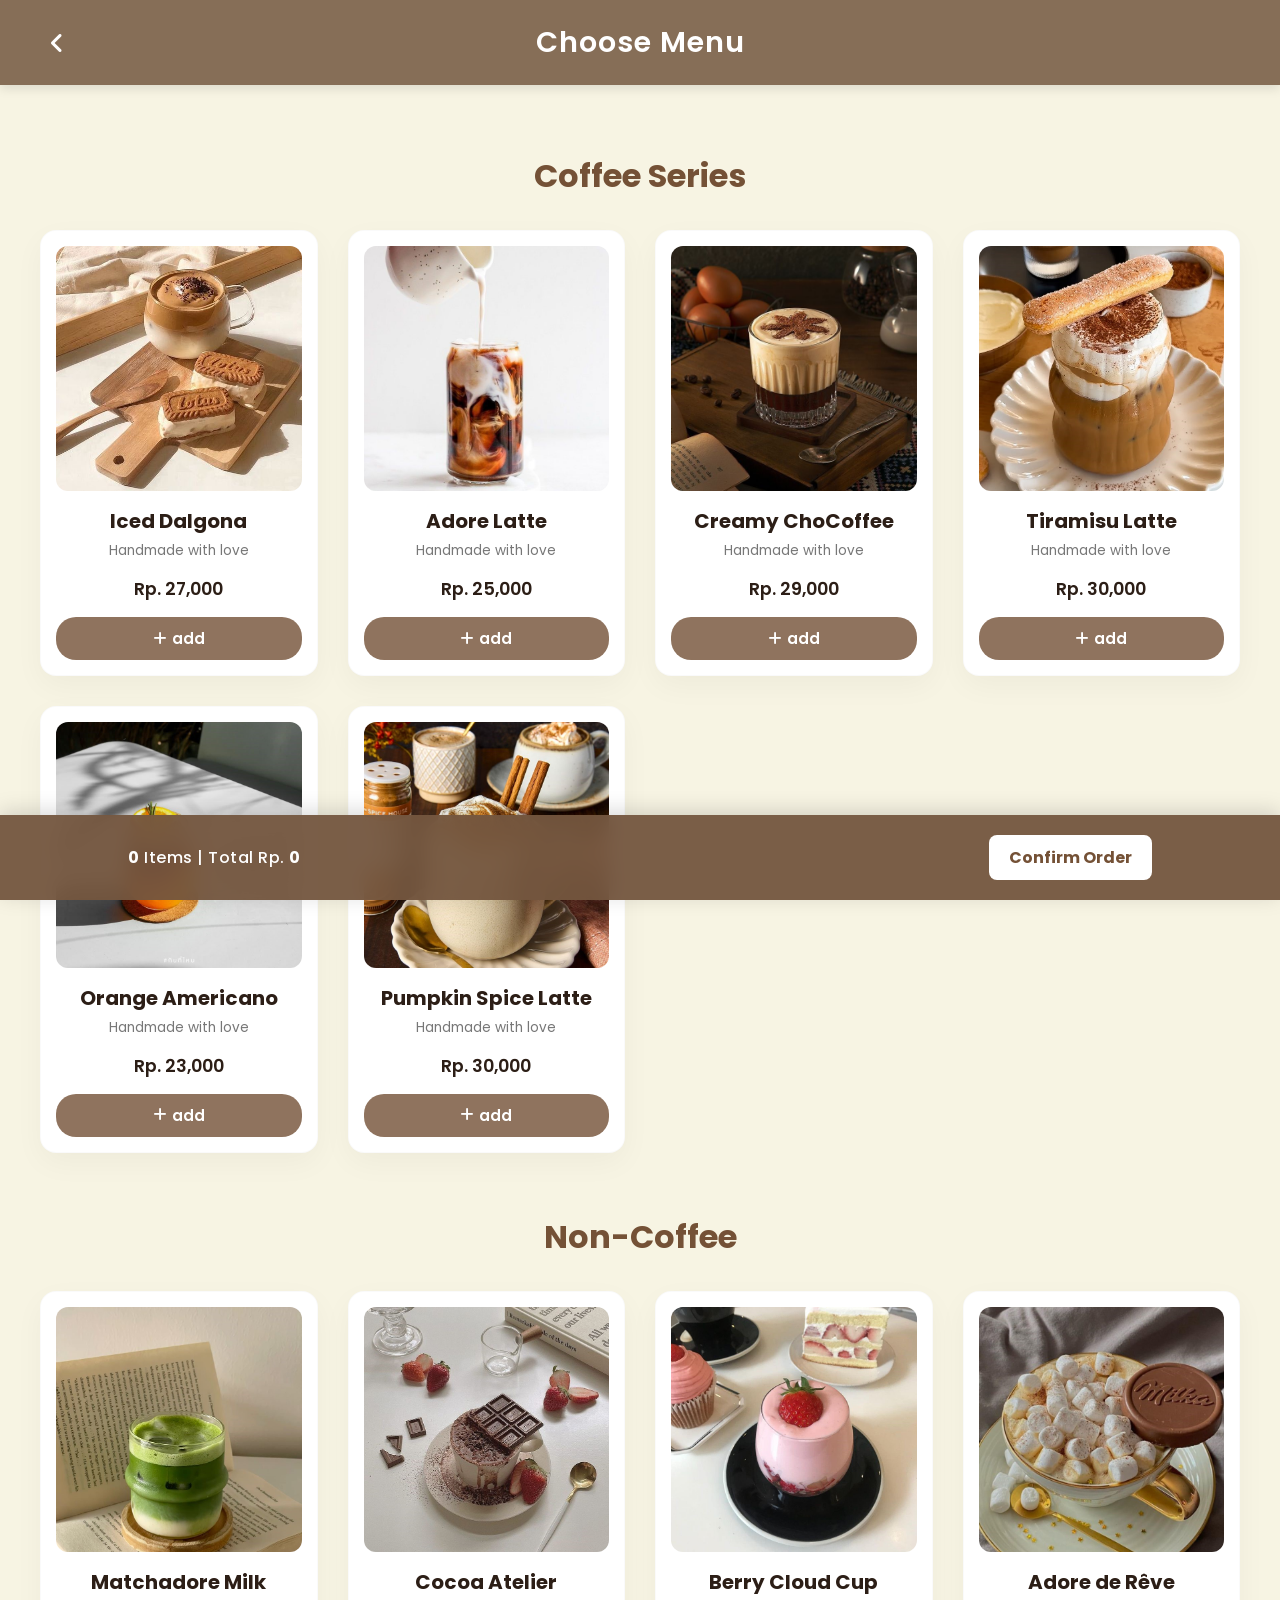
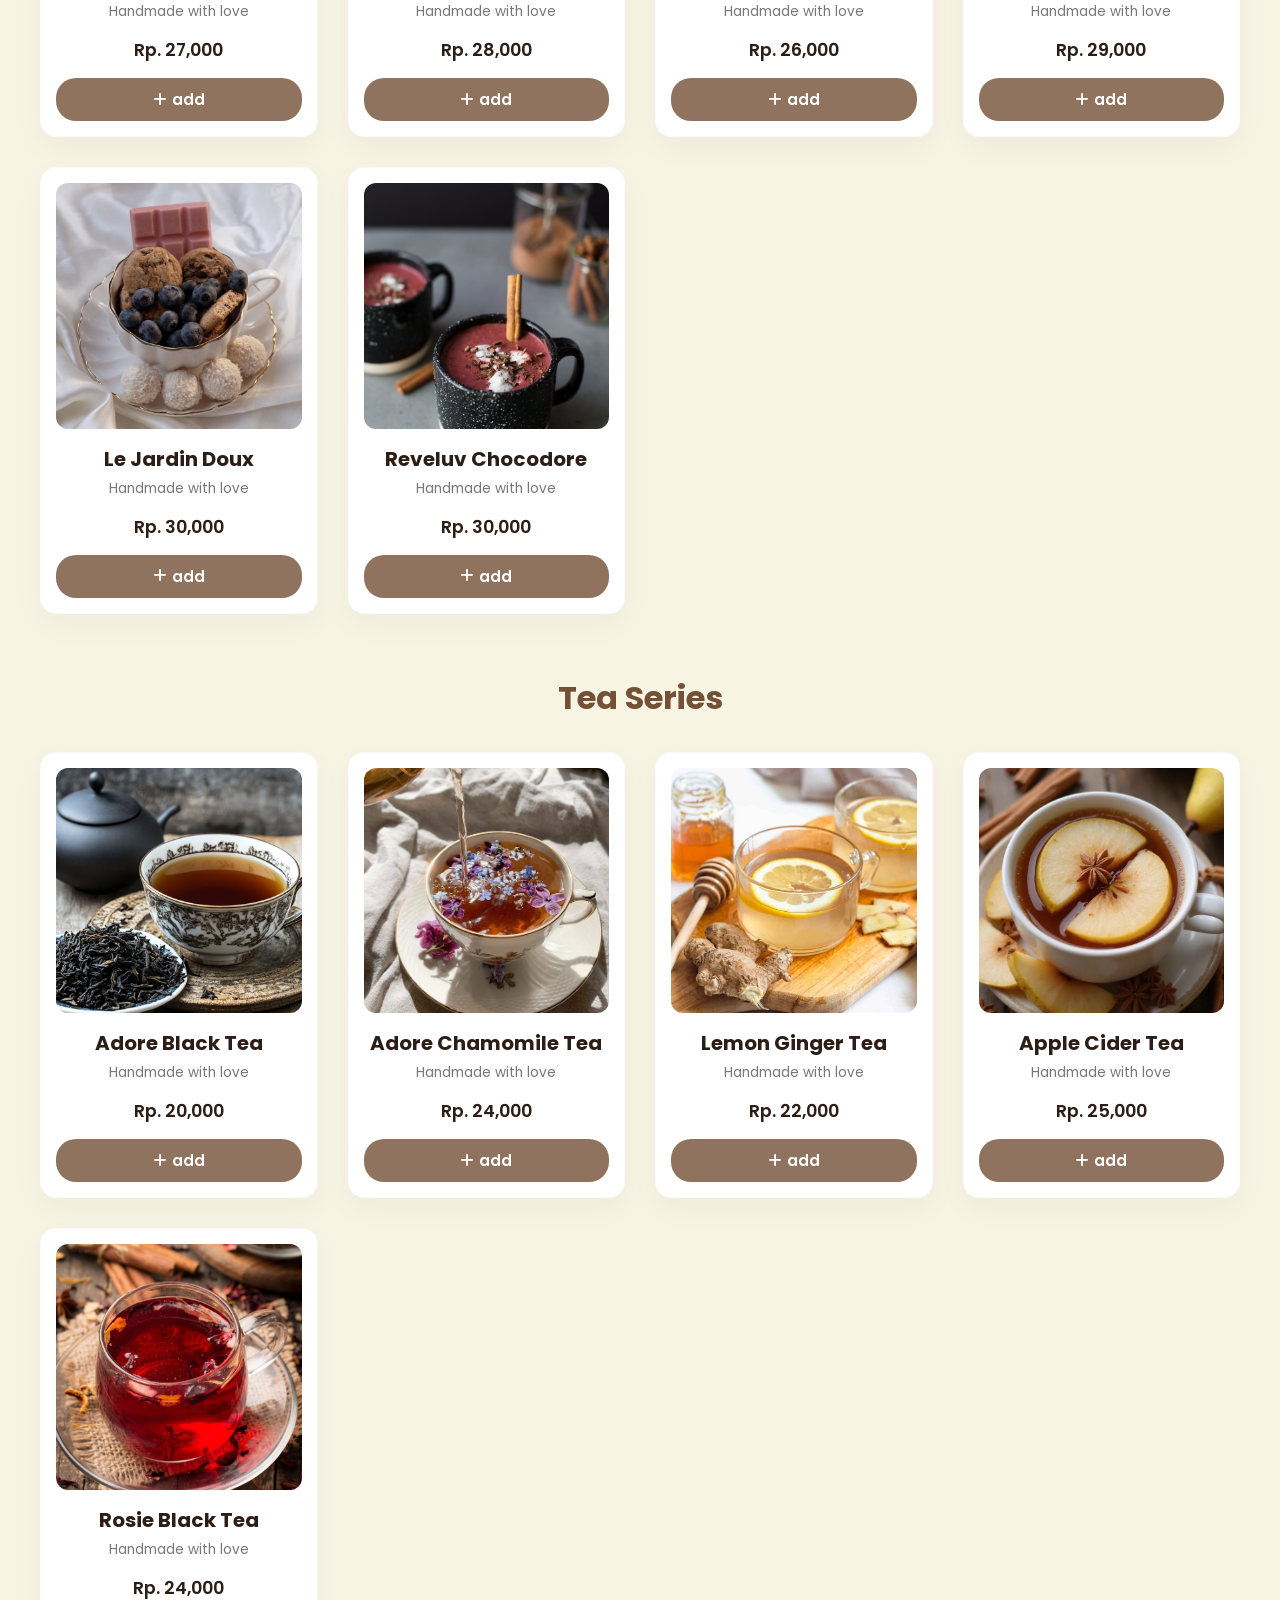
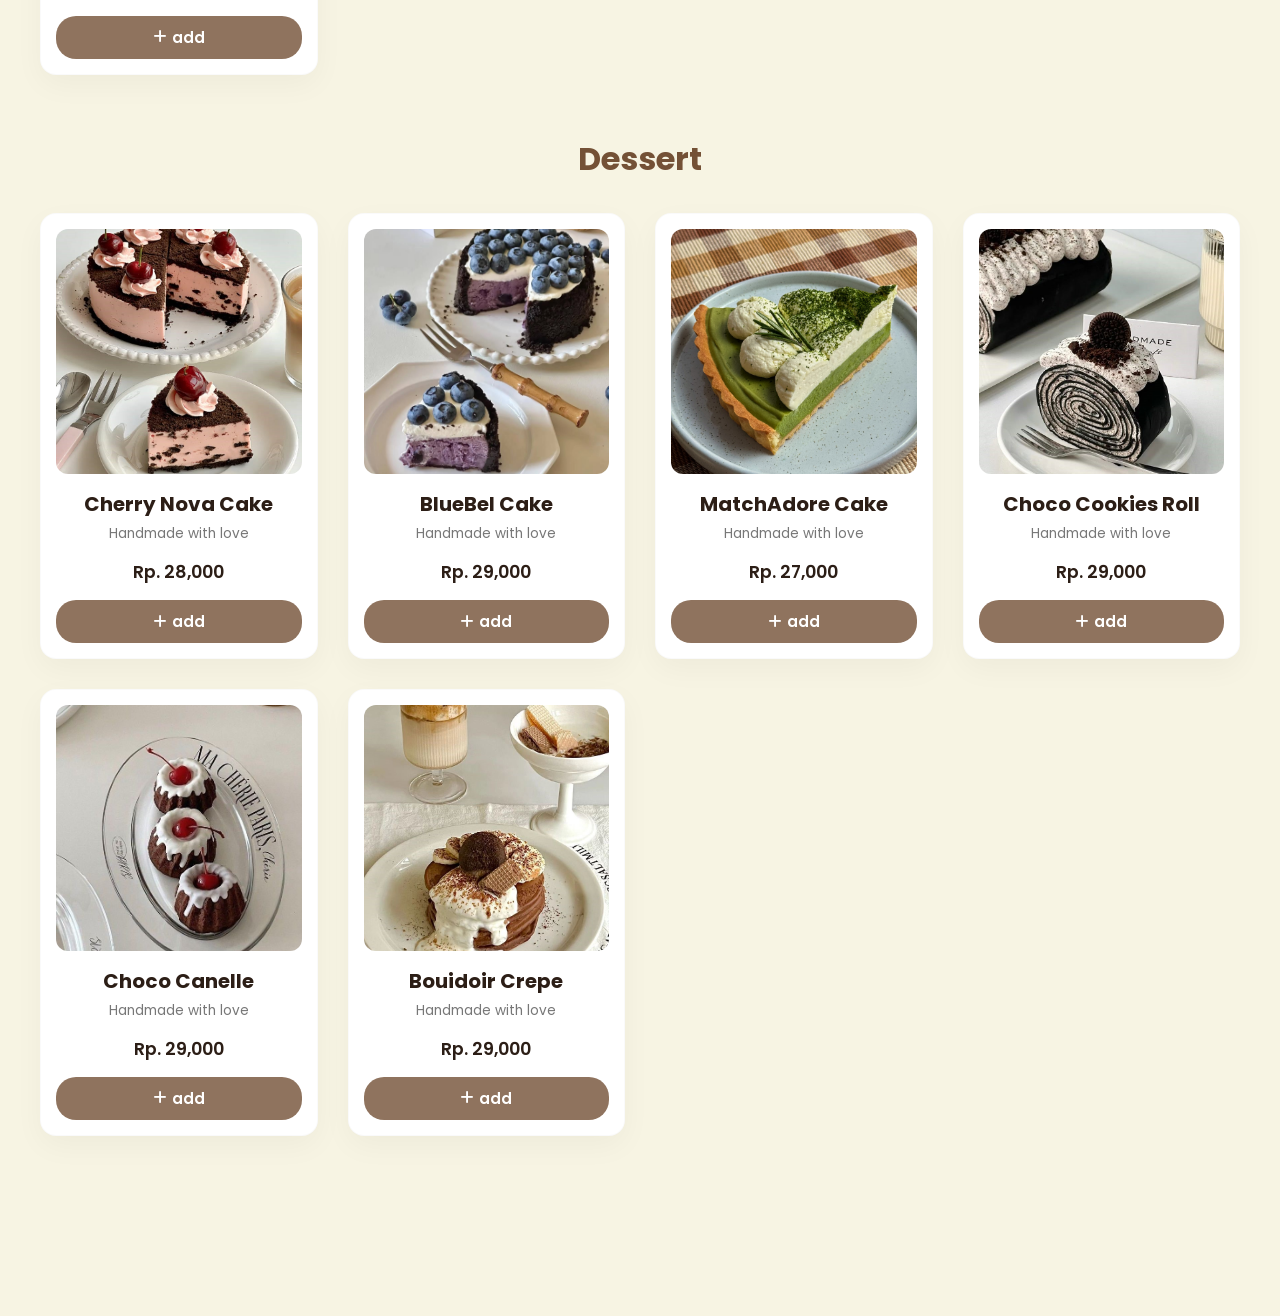
<file: order_menu.html>
<!DOCTYPE html>
<html lang="en">
<head>
    <meta charset="UTF-8">
    <meta name="viewport" content="width=device-width, initial-scale=1.0">
    <title>Choose Menu - AdoreU Space</title>
    
    <!-- Google Fonts -->
    <link rel="preconnect" href="https://fonts.googleapis.com">
    <link rel="preconnect" href="https://fonts.gstatic.com" crossorigin>
    <link href="https://fonts.googleapis.com/css2?family=Playfair+Display:ital,wght@0,500;0,600;0,700;1,600&family=Poppins:wght@300;400;500;600;700&display=swap" rel="stylesheet">
    
    <!-- FontAwesome -->
    <link rel="stylesheet" href="https://cdnjs.cloudflare.com/ajax/libs/font-awesome/6.5.1/css/all.min.css">
    
    <!-- Link ke CSS Pre-order -->
    <link rel="stylesheet" href="./css/order_menu.css">
</head>
<body>

    <!-- ================= HEADER (Desain Glassmorphism Baru) ================= -->
    <header class="menu-top-header">
        <a href="reservation.html" class="back-button" aria-label="Go back to reservation">
            <i class="fa-solid fa-angle-left"></i>
        </a>
        <h1 class="menu-top-title">Choose Menu</h1>
    </header>

    <!-- ================= MAIN MENU CONTENT ================= -->
    <main class="menu-page-container">
        
        <!-- ================= COFFEE SERIES ================= -->
        <section class="menu-category-section">
            <h2 class="category-title">Coffee Series</h2>
            
            <div class="menu-grid">
                <article class="menu-card">
                    <div class="menu-img-wrapper"><img class="menu-img" src="./images/ice dalgona.jpeg" alt="Iced Dalgona" loading="lazy"></div>
                    <div class="menu-info">
                        <h3 class="menu-name">Iced Dalgona</h3>
                        <p class="menu-desc">Handmade with love</p>
                        <p class="menu-price">Rp. 27,000</p>
                    </div>
                    <!-- Tombol Add -->
                    <button class="btn-add" onclick="addItem(this, 27000)"><i class="fa-solid fa-plus"></i> add</button>
                </article>
                <article class="menu-card">
                    <div class="menu-img-wrapper"><img class="menu-img" src="./images/adore latte.jpeg" alt="Adore Latte" loading="lazy"></div>
                    <div class="menu-info">
                        <h3 class="menu-name">Adore Latte</h3>
                        <p class="menu-desc">Handmade with love</p>
                        <p class="menu-price">Rp. 25,000</p>
                    </div>
                    <button class="btn-add" onclick="addItem(this, 25000)"><i class="fa-solid fa-plus"></i> add</button>
                </article>
                <article class="menu-card">
                    <div class="menu-img-wrapper"><img class="menu-img" src="./images/chocoffee.jpeg" alt="Creamy ChoCoffee" loading="lazy"></div>
                    <div class="menu-info">
                        <h3 class="menu-name">Creamy ChoCoffee</h3>
                        <p class="menu-desc">Handmade with love</p>
                        <p class="menu-price">Rp. 29,000</p>
                    </div>
                    <button class="btn-add" onclick="addItem(this, 29000)"><i class="fa-solid fa-plus"></i> add</button>
                </article>
                <article class="menu-card">
                    <div class="menu-img-wrapper"><img class="menu-img" src="./images/Tiramisu Latte.jpeg" alt="Tiramisu Latte" loading="lazy"></div>
                    <div class="menu-info">
                        <h3 class="menu-name">Tiramisu Latte</h3>
                        <p class="menu-desc">Handmade with love</p>
                        <p class="menu-price">Rp. 30,000</p>
                    </div>
                    <button class="btn-add" onclick="addItem(this, 30000)"><i class="fa-solid fa-plus"></i> add</button>
                </article>
                <article class="menu-card">
                    <div class="menu-img-wrapper"><img class="menu-img" src="./images/Orange Americano.jpeg" alt="Orange Americano" loading="lazy"></div>
                    <div class="menu-info">
                        <h3 class="menu-name">Orange Americano</h3>
                        <p class="menu-desc">Handmade with love</p>
                        <p class="menu-price">Rp. 23,000</p>
                    </div>
                    <button class="btn-add" onclick="addItem(this, 23000)"><i class="fa-solid fa-plus"></i> add</button>
                </article>
                <article class="menu-card">
                    <div class="menu-img-wrapper"><img class="menu-img" src="./images/Pumpkin Spice Latte.jpeg" alt="Pumpkin Spice Latte" loading="lazy"></div>
                    <div class="menu-info">
                        <h3 class="menu-name">Pumpkin Spice Latte</h3>
                        <p class="menu-desc">Handmade with love</p>
                        <p class="menu-price">Rp. 30,000</p>
                    </div>
                    <button class="btn-add" onclick="addItem(this, 30000)"><i class="fa-solid fa-plus"></i> add</button>
                </article>
            </div>
        </section>

        <!-- ================= NON-COFFEE ================= -->
        <section class="menu-category-section">
            <h2 class="category-title">Non-Coffee</h2>
            
            <div class="menu-grid">
                <article class="menu-card">
                    <div class="menu-img-wrapper"><img class="menu-img" src="./images/matchadore milk.jpeg" alt="Matchadore Milk" loading="lazy"></div>
                    <div class="menu-info">
                        <h3 class="menu-name">Matchadore Milk</h3>
                        <p class="menu-desc">Handmade with love</p>
                        <p class="menu-price">Rp. 27,000</p>
                    </div>
                    <button class="btn-add" onclick="addItem(this, 27000)"><i class="fa-solid fa-plus"></i> add</button>
                </article>
                <article class="menu-card">
                    <div class="menu-img-wrapper"><img class="menu-img" src="./images/Cocoa atelier.jpeg" alt="Cocoa Atelier" loading="lazy"></div>
                    <div class="menu-info">
                        <h3 class="menu-name">Cocoa Atelier</h3>
                        <p class="menu-desc">Handmade with love</p>
                        <p class="menu-price">Rp. 28,000</p>
                    </div>
                    <button class="btn-add" onclick="addItem(this, 28000)"><i class="fa-solid fa-plus"></i> add</button>
                </article>
                <article class="menu-card">
                    <div class="menu-img-wrapper"><img class="menu-img" src="./images/berry Cloud.jpeg" alt="Berry Cloud Cup" loading="lazy"></div>
                    <div class="menu-info">
                        <h3 class="menu-name">Berry Cloud Cup</h3>
                        <p class="menu-desc">Handmade with love</p>
                        <p class="menu-price">Rp. 26,000</p>
                    </div>
                    <button class="btn-add" onclick="addItem(this, 26000)"><i class="fa-solid fa-plus"></i> add</button>
                </article>
                <article class="menu-card">
                    <div class="menu-img-wrapper"><img class="menu-img" src="./images/choco marshmallow.jpeg" alt="Adore de Rêve" loading="lazy"></div>
                    <div class="menu-info">
                        <h3 class="menu-name">Adore de Rêve</h3>
                        <p class="menu-desc">Handmade with love</p>
                        <p class="menu-price">Rp. 29,000</p>
                    </div>
                    <button class="btn-add" onclick="addItem(this, 29000)"><i class="fa-solid fa-plus"></i> add</button>
                </article>
                <article class="menu-card">
                    <div class="menu-img-wrapper"><img class="menu-img" src="./images/Le Jardin Doux.jpeg" alt="Le Jardin Doux" loading="lazy"></div>
                    <div class="menu-info">
                        <h3 class="menu-name">Le Jardin Doux</h3>
                        <p class="menu-desc">Handmade with love</p>
                        <p class="menu-price">Rp. 30,000</p>
                    </div>
                    <button class="btn-add" onclick="addItem(this, 30000)"><i class="fa-solid fa-plus"></i> add</button>
                </article>
                <article class="menu-card">
                    <div class="menu-img-wrapper"><img class="menu-img" src="./images/reveluv choco.jpeg" alt="Reveluv Chocodore" loading="lazy"></div>
                    <div class="menu-info">
                        <h3 class="menu-name">Reveluv Chocodore</h3>
                        <p class="menu-desc">Handmade with love</p>
                        <p class="menu-price">Rp. 30,000</p>
                    </div>
                    <button class="btn-add" onclick="addItem(this, 30000)"><i class="fa-solid fa-plus"></i> add</button>
                </article>
            </div>
        </section>

        <!-- ================= TEA SERIES ================= -->
        <section class="menu-category-section">
            <h2 class="category-title">Tea Series</h2>
            
            <div class="menu-grid">
                <article class="menu-card">
                    <div class="menu-img-wrapper"><img class="menu-img" src="./images/Black tea.jpeg" alt="Adore Black Tea" loading="lazy"></div>
                    <div class="menu-info">
                        <h3 class="menu-name">Adore Black Tea</h3>
                        <p class="menu-desc">Handmade with love</p>
                        <p class="menu-price">Rp. 20,000</p>
                    </div>
                    <button class="btn-add" onclick="addItem(this, 20000)"><i class="fa-solid fa-plus"></i> add</button>
                </article>
                <article class="menu-card">
                    <div class="menu-img-wrapper"><img class="menu-img" src="./images/Chamomile Tea.jpeg" alt="Adore Chamomile Tea" loading="lazy"></div>
                    <div class="menu-info">
                        <h3 class="menu-name">Adore Chamomile Tea</h3>
                        <p class="menu-desc">Handmade with love</p>
                        <p class="menu-price">Rp. 24,000</p>
                    </div>
                    <button class="btn-add" onclick="addItem(this, 24000)"><i class="fa-solid fa-plus"></i> add</button>
                </article>
                <article class="menu-card">
                    <div class="menu-img-wrapper"><img class="menu-img" src="./images/Lemon Ginger Tea.jpeg" alt="Lemon Ginger Tea" loading="lazy"></div>
                    <div class="menu-info">
                        <h3 class="menu-name">Lemon Ginger Tea</h3>
                        <p class="menu-desc">Handmade with love</p>
                        <p class="menu-price">Rp. 22,000</p>
                    </div>
                    <button class="btn-add" onclick="addItem(this, 22000)"><i class="fa-solid fa-plus"></i> add</button>
                </article>
                <article class="menu-card">
                    <div class="menu-img-wrapper"><img class="menu-img" src="./images/Apple cider tea.jpeg" alt="Apple Cider Tea" loading="lazy"></div>
                    <div class="menu-info">
                        <h3 class="menu-name">Apple Cider Tea</h3>
                        <p class="menu-desc">Handmade with love</p>
                        <p class="menu-price">Rp. 25,000</p>
                    </div>
                    <button class="btn-add" onclick="addItem(this, 25000)"><i class="fa-solid fa-plus"></i> add</button>
                </article>
                <article class="menu-card">
                    <div class="menu-img-wrapper"><img class="menu-img" src="./images/Rose Black Tea.jpeg" alt="Rosie Black Tea" loading="lazy"></div>
                    <div class="menu-info">
                        <h3 class="menu-name">Rosie Black Tea</h3>
                        <p class="menu-desc">Handmade with love</p>
                        <p class="menu-price">Rp. 24,000</p>
                    </div>
                    <button class="btn-add" onclick="addItem(this, 24000)"><i class="fa-solid fa-plus"></i> add</button>
                </article>
            </div>
        </section>

        <!-- ================= DESSERT ================= -->
        <section class="menu-category-section">
            <h2 class="category-title">Dessert</h2>
            
            <div class="menu-grid">
                <article class="menu-card">
                    <div class="menu-img-wrapper"><img class="menu-img" src="./images/Cherry Nova Cake.jpeg" alt="Cherry Nova Cake" loading="lazy"></div>
                    <div class="menu-info">
                        <h3 class="menu-name">Cherry Nova Cake</h3>
                        <p class="menu-desc">Handmade with love</p>
                        <p class="menu-price">Rp. 28,000</p>
                    </div>
                    <button class="btn-add" onclick="addItem(this, 28000)"><i class="fa-solid fa-plus"></i> add</button>
                </article>
                <article class="menu-card">
                    <div class="menu-img-wrapper"><img class="menu-img" src="./images/BLuebel cake.jpeg" alt="BlueBel Cake" loading="lazy"></div>
                    <div class="menu-info">
                        <h3 class="menu-name">BlueBel Cake</h3>
                        <p class="menu-desc">Handmade with love</p>
                        <p class="menu-price">Rp. 29,000</p>
                    </div>
                    <button class="btn-add" onclick="addItem(this, 29000)"><i class="fa-solid fa-plus"></i> add</button>
                </article>
                <article class="menu-card">
                    <div class="menu-img-wrapper"><img class="menu-img" src="./images/matchadore.jpeg" alt="MatchAdore Cake" loading="lazy"></div>
                    <div class="menu-info">
                        <h3 class="menu-name">MatchAdore Cake</h3>
                        <p class="menu-desc">Handmade with love</p>
                        <p class="menu-price">Rp. 27,000</p>
                    </div>
                    <button class="btn-add" onclick="addItem(this, 27000)"><i class="fa-solid fa-plus"></i> add</button>
                </article>
                <article class="menu-card">
                    <div class="menu-img-wrapper"><img class="menu-img" src="./images/Choco cookies roll.jpeg" alt="Choco Cookies Roll" loading="lazy"></div>
                    <div class="menu-info">
                        <h3 class="menu-name">Choco Cookies Roll</h3>
                        <p class="menu-desc">Handmade with love</p>
                        <p class="menu-price">Rp. 29,000</p>
                    </div>
                    <button class="btn-add" onclick="addItem(this, 29000)"><i class="fa-solid fa-plus"></i> add</button>
                </article>
                <article class="menu-card">
                    <div class="menu-img-wrapper"><img class="menu-img" src="./images/Choco Cannelle.jpeg" alt="Choco Canelle" loading="lazy"></div>
                    <div class="menu-info">
                        <h3 class="menu-name">Choco Canelle</h3>
                        <p class="menu-desc">Handmade with love</p>
                        <p class="menu-price">Rp. 29,000</p>
                    </div>
                    <button class="btn-add" onclick="addItem(this, 29000)"><i class="fa-solid fa-plus"></i> add</button>
                </article>
                <article class="menu-card">
                    <div class="menu-img-wrapper"><img class="menu-img" src="./images/Bouidoir Crepe.jpeg" alt="Bouidoir Crepe" loading="lazy"></div>
                    <div class="menu-info">
                        <h3 class="menu-name">Bouidoir Crepe</h3>
                        <p class="menu-desc">Handmade with love</p>
                        <p class="menu-price">Rp. 29,000</p>
                    </div>
                    <button class="btn-add" onclick="addItem(this, 29000)"><i class="fa-solid fa-plus"></i> add</button>
                </article>
            </div>
        </section>

    </main>

    <!-- ================= BOTTOM CART BAR ================= -->
    <div class="bottom-cart-bar">
        <div class="cart-info">
            <span id="item-count">0</span> Items | Total Rp. <span id="total-price">0</span>
        </div>
        <button class="btn-confirm-order" onclick="confirmOrder()">Confirm Order</button>
    </div>

    <div class="warning-modal-overlay" id="emptyCartModal">
        <div class="warning-modal">
            <div class="warning-icon">
                <i class="fa-solid fa-triangle-exclamation"></i>
            </div>
            <h3>Oops! Your cart is empty.<br>Please select at least 1 menu.</h3>
            <button type="button" class="btn-oke" onclick="closeWarningModal()">Oke</button>
        </div>
    </div>

   <!-- ================= JAVASCRIPT LOGIC ================= -->
    <script>
        let itemsCount = 0;
        let totalPrice = 0;

        function addItem(button, price) {
            // Cek apakah item ini sudah ditambahkan (memiliki class 'is-added')
            if (button.classList.contains('is-added')) {
                // LOGIKA BATALKAN (REMOVE)
                itemsCount--;
                totalPrice -= price;
                
                // Kembalikan tampilan tombol ke semula
                button.innerHTML = '<i class="fa-solid fa-plus"></i> add';
                button.classList.remove('is-added');
            } else {
                // LOGIKA TAMBAH (ADD)
                itemsCount++;
                totalPrice += price;
                
                // Ubah tampilan tombol menjadi tombol hapus
                button.innerHTML = '<i class="fa-solid fa-minus"></i> remove';
                button.classList.add('is-added');
            }
            
            // Update teks di Bottom Bar (Format Ribuan)
            document.getElementById('item-count').innerText = itemsCount;
            document.getElementById('total-price').innerText = totalPrice.toLocaleString('en-US');
        }

        function confirmOrder() {
            // JIKA KERANJANG KOSONG
            if (itemsCount === 0) {
                // Munculkan pop-up keren 
                document.getElementById('emptyCartModal').style.display = 'flex';
                return; // Stop fungsi biar nggak lanjut pindah halaman
            }

            // JIKA KERANJANG ADA ISINYA
            let selectedMenuNames = [];
            let addedButtons = document.querySelectorAll('.btn-add.is-added'); 
            
            addedButtons.forEach(btn => {
                let card = btn.parentElement;
                let menuTitle = card.querySelector('h3, h4, strong').innerText; 
                selectedMenuNames.push(menuTitle);
            });

            // Simpan ke Session Storage
            sessionStorage.setItem('preorderItems', itemsCount);
            sessionStorage.setItem('preorderTotal', totalPrice);
            sessionStorage.setItem('preorderNames', JSON.stringify(selectedMenuNames)); 

            // Redirect pindah ke halaman reservasi (kemarin salah tulis order_menu.html)
            window.location.href = "reservation.html";
        }

        // FUNGSI UNTUK MENUTUP POP-UP WARNING SAJA (Jangan ada fungsi pindah halaman di sini)
        function closeWarningModal() {
            document.getElementById('emptyCartModal').style.display = 'none';
        }

        function showToast() {
            const toast = document.getElementById("toast-notification");
            if(toast) {
                toast.classList.add("show");
                setTimeout(function(){ toast.classList.remove("show"); }, 3000);
            }
        }
    </script>
</body>
</html>
</file>
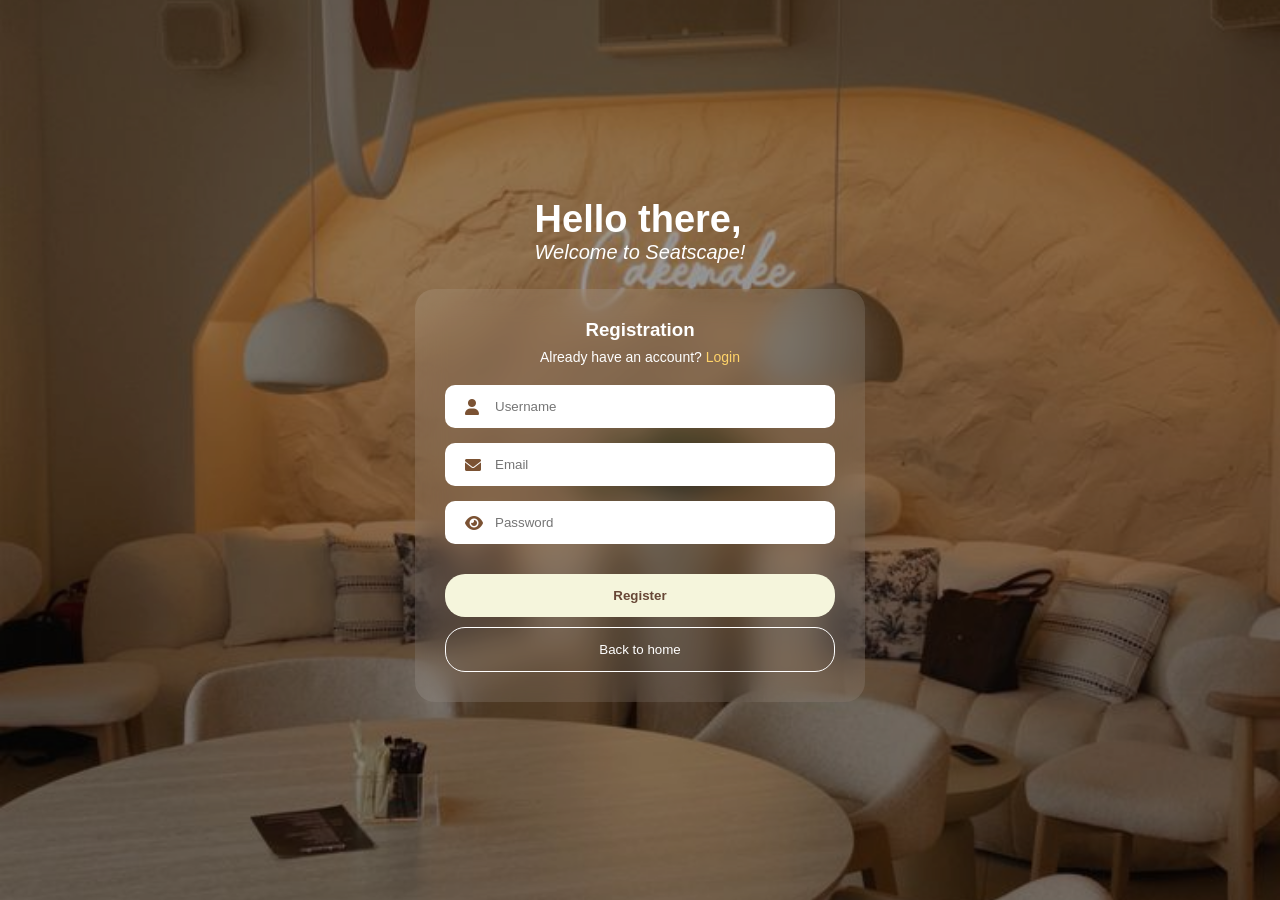
<file: regist.html>
<!DOCTYPE html>
<html lang="en">
<head>
  <meta charset="UTF-8">
  <meta name="viewport" content="width=device-width, initial-scale=1.0">

  <!-- ICON -->
  <link rel="stylesheet" href="https://cdnjs.cloudflare.com/ajax/libs/font-awesome/6.0.0/css/all.min.css">

  <!-- FONT Playfair -->
  <link href="https://fonts.googleapis.com/css2?family=Playfair+Display:wght@400;600;700&display=swap" rel="stylesheet">

  <title>AdoreU Space</title>
  <link rel="stylesheet" href="./css/registration.css">
</head>

<body>

  <!-- MAIN -->
  <div class="wrapper">

    <!-- TEXT ATAS -->
    <div class="welcome-text">
            <h1>Hello there,</h1>
            <p>Welcome to Seatscape!</p> 
        </div>

    <!-- CARD -->
    <div class="card">

      <h3>Registration</h3>
      <p class="login-text">Already have an account? <a href="login.html">Login</a></p>

      <div class="input-group">
        <i class="fas fa-user"></i>
        <input type="text" id="reg-username" placeholder="Username" required>
      </div>

      <div class="input-group">
        <i class="fas fa-envelope"></i>
        <input type="email" id="reg-email" placeholder="Email" required>
      </div>

      <div class="input-group">
        <i class="fas fa-eye"></i>
        <input type="password" id="reg-password" placeholder="Password" required>
      </div>

      <button type="button" class="btn-register" onclick="handleRegister()">Register</button>
      <button type="button" class="btn-back"><a href="index.html">Back to home</a></button>

    </div>

  </div>

  <script>
    function handleRegister() {
        // 1. Ambil elemen input dari form
        const usernameInput = document.getElementById('reg-username');
        const emailInput = document.getElementById('reg-email');
        const passwordInput = document.getElementById('reg-password');
        // Set default value kalau misalnya user iseng ngosongin form
        
        let userName = "New User";
        let userEmail = "newuser@gmail.com";
        let userPassword = "";

        // Tarik data asli kalau formnya diisi
        if (usernameInput && usernameInput.value !== "") {
            userName = usernameInput.value;
        }
        
        if (emailInput && emailInput.value !== "") {
            userEmail = emailInput.value;
        }

        if (passwordInput && passwordInput.value !== "") {
            userPassword = passwordInput.value;
        }

        // 2. Simpan ke memori browser (Session Storage)
        // Kita pakai nama 'key' yang sama dengan halaman summary biar otomatis terbaca!
        sessionStorage.setItem('loggedInName', userName);
        sessionStorage.setItem('loggedInEmail', userEmail);
        sessionStorage.setItem('loggedInPassword', userPassword);

        // 3. Pindah ke halaman Home (atau arahkan ke login.html kalau alur lu minta login ulang)
        window.location.href = 'index.html'; 
    }
  </script>

</body>
</html>
</file>
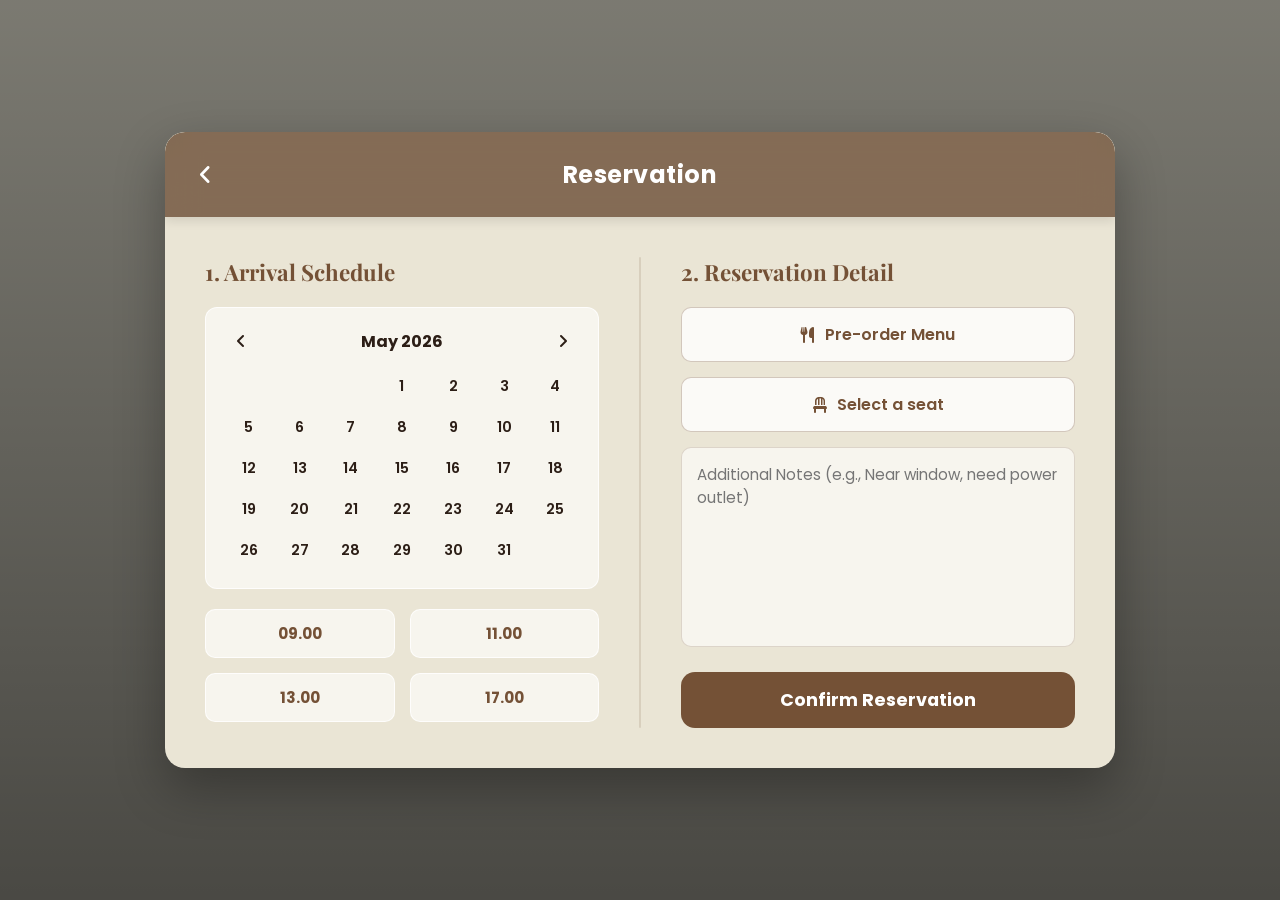
<file: reservation.html>
<!DOCTYPE html>
<html lang="en">
<head>
    <meta charset="UTF-8">
    <meta name="viewport" content="width=device-width, initial-scale=1.0">
    <title>Reservation - AdoreU Space</title>
    
    <!-- Google Fonts -->
    <link rel="preconnect" href="https://fonts.googleapis.com">
    <link rel="preconnect" href="https://fonts.gstatic.com" crossorigin>
    <link href="https://fonts.googleapis.com/css2?family=Playfair+Display:ital,wght@0,500;0,600;0,700;1,600&family=Poppins:wght@300;400;500;600;700&display=swap" rel="stylesheet">
    
    <!-- FontAwesome -->
    <link rel="stylesheet" href="https://cdnjs.cloudflare.com/ajax/libs/font-awesome/6.5.1/css/all.min.css">
    
    <!-- Link ke CSS Reservasi -->
    <link rel="stylesheet" href="./css/reservation.css">
</head>
<body>


    <!-- ================= MAIN BACKGROUND FULL SCREEN ================= -->
    <div class="reservation-page-bg">
        <main class="reservation-content">
            
            <!-- WRAPPER KARTU UTAMA BARU -->
            <div class="reservation-main-card">
                
                <!-- HEADER SEKARANG ADA DI DALAM KOTAK -->
                <div class="card-header">
                    <a href="index.html" class="back-button" aria-label="Go back to home">
                        <i class="fa-solid fa-angle-left"></i>
                    </a>
                    <h1 class="header-title">Reservation</h1>
                </div>

                <!-- FORM RESERVASI -->
                <form action="#" method="POST" id="reservationForm" class="reservation-card">
                    
                    <!-- KOLOM KIRI: SCHEDULE -->
                    <div class="form-column">
                        <h2 class="section-title">1. Arrival Schedule</h2>
                        
                        <div class="schedule-wrapper">
                            <!-- Calendar Box -->
                            <div class="calendar-box">
                                <div class="month-navigator">
                                    <i class="fa-solid fa-angle-left"></i>
                                    <span>May 2026</span>
                                    <i class="fa-solid fa-angle-right"></i>
                                </div>
                                <div class="calendar-grid">
                                    <div></div><div></div><div></div> <!-- Offset Hari -->
                                    <label class="date-item"><input type="radio" name="res-date" value="1"><span>1</span></label>
                                    <label class="date-item"><input type="radio" name="res-date" value="2"><span>2</span></label>
                                    <label class="date-item"><input type="radio" name="res-date" value="3"><span>3</span></label>
                                    <label class="date-item"><input type="radio" name="res-date" value="4"><span>4</span></label>
                                    <label class="date-item"><input type="radio" name="res-date" value="5"><span>5</span></label>
                                    <label class="date-item"><input type="radio" name="res-date" value="6"><span>6</span></label>
                                    <label class="date-item"><input type="radio" name="res-date" value="7"><span>7</span></label>
                                    <label class="date-item"><input type="radio" name="res-date" value="8"><span>8</span></label>
                                    <label class="date-item"><input type="radio" name="res-date" value="9"><span>9</span></label>
                                    <label class="date-item"><input type="radio" name="res-date" value="10"><span>10</span></label>
                                    <label class="date-item"><input type="radio" name="res-date" value="11"><span>11</span></label>
                                    <label class="date-item"><input type="radio" name="res-date" value="12"><span>12</span></label>
                                    <label class="date-item"><input type="radio" name="res-date" value="13"><span>13</span></label>
                                    <label class="date-item"><input type="radio" name="res-date" value="14"><span>14</span></label>
                                    <label class="date-item"><input type="radio" name="res-date" value="15"><span>15</span></label>
                                    <label class="date-item"><input type="radio" name="res-date" value="16"><span>16</span></label>
                                    <label class="date-item"><input type="radio" name="res-date" value="17"><span>17</span></label>
                                    <label class="date-item"><input type="radio" name="res-date" value="18"><span>18</span></label>
                                    <label class="date-item"><input type="radio" name="res-date" value="19"><span>19</span></label>
                                    <label class="date-item"><input type="radio" name="res-date" value="20"><span>20</span></label>
                                    <label class="date-item"><input type="radio" name="res-date" value="21"><span>21</span></label>
                                    <label class="date-item"><input type="radio" name="res-date" value="22"><span>22</span></label>
                                    <label class="date-item"><input type="radio" name="res-date" value="23"><span>23</span></label>
                                    <label class="date-item"><input type="radio" name="res-date" value="24"><span>24</span></label>
                                    <label class="date-item"><input type="radio" name="res-date" value="25"><span>25</span></label>
                                    <label class="date-item"><input type="radio" name="res-date" value="26"><span>26</span></label>
                                    <label class="date-item"><input type="radio" name="res-date" value="27"><span>27</span></label>
                                    <label class="date-item"><input type="radio" name="res-date" value="28"><span>28</span></label>
                                    <label class="date-item"><input type="radio" name="res-date" value="29"><span>29</span></label>
                                    <label class="date-item"><input type="radio" name="res-date" value="30"><span>30</span></label>
                                    <label class="date-item"><input type="radio" name="res-date" value="31"><span>31</span></label>
                                </div>
                            </div>

                            <!-- Time Slots -->
                            <div class="time-grid">
                                <label class="time-item"><input type="radio" name="res-time" value="09.00"><span>09.00</span></label>
                                <label class="time-item"><input type="radio" name="res-time" value="11.00"><span>11.00</span></label>
                                <label class="time-item"><input type="radio" name="res-time" value="13.00"><span>13.00</span></label>
                                <label class="time-item"><input type="radio" name="res-time" value="17.00"><span>17.00</span></label>
                            </div>
                        </div>
                    </div>

                    <!-- Divider Tengah -->
                    <div class="card-divider"></div>

                    <!-- KOLOM KANAN: DETAILS -->
                    <div class="form-column form-right">
                        <h2 class="section-title">2. Reservation Detail</h2>
                        
                        <button type="button" class="btn-action" onclick="goToMenu()">
                            <i class="fa-solid fa-utensils"></i> Pre-order Menu
                        </button>
                        
                        <button type="button" class="btn-action" id="btn-select-seat" onclick="openSeatModal()">
                            <i class="fa-solid fa-chair"></i> Select a seat
                        </button>

                        <textarea class="notes-area" id="additional-notes" name="additional-notes" placeholder="Additional Notes (e.g., Near window, need power outlet)"></textarea>

                        <button type="button" class="btn-confirm" onclick="saveAndGoToSummary()">Confirm Reservation</button>
                    </div>
                    
                </form>
            </div>
        </main>
    </div>

    <!-- ================= MODAL POP-UP: CHOOSE SEAT ================= -->
    <div class="modal-overlay" id="seatModal">
        <div class="seat-modal">
            <div class="modal-header">
                <i class="fa-solid fa-angle-left" onclick="closeSeatModal()"></i>
                <h2>Choose seat</h2>
            </div>
            
            <div class="legend">
                <div class="legend-item"><div class="box"></div> Available</div>
                <div class="legend-item"><div class="box filled"></div> Filled</div>
                <div class="legend-item"><div class="box chosen"></div> Chosen</div>
            </div>

            <div class="seat-map-container">
                <div class="seat-row">
                    <label class="table-label"><input type="radio" name="seat" value="Table A1"><div class="table-shape"><span class="chair top"></span><span class="chair bottom"></span><span class="chair left"></span><span class="chair right"></span></div></label>
                    <label class="table-label"><input type="radio" name="seat" value="Table A2"><div class="table-shape"><span class="chair top"></span><span class="chair bottom"></span><span class="chair left"></span><span class="chair right"></span></div></label>
                    <label class="table-label"><input type="radio" name="seat" value="Table A3"><div class="table-shape"><span class="chair top"></span><span class="chair bottom"></span><span class="chair left"></span><span class="chair right"></span></div></label>
                </div>
                <div class="seat-row">
                    <label class="table-label"><input type="radio" name="seat" value="Table B1"><div class="table-shape"><span class="chair top"></span><span class="chair bottom"></span><span class="chair left"></span><span class="chair right"></span></div></label>
                    <label class="table-label"><input type="radio" name="seat" value="Table B2"><div class="table-shape"><span class="chair top"></span><span class="chair bottom"></span><span class="chair left"></span><span class="chair right"></span></div></label>
                </div>
                <div class="seat-row">
                    <label class="table-label"><input type="radio" name="seat" value="Table C1"><div class="table-shape"><span class="chair top"></span><span class="chair bottom"></span><span class="chair left"></span><span class="chair right"></span></div></label>
                </div>
                <div class="seat-row">
                    <label class="table-label filled"><input type="radio" name="seat" value="Table D1" disabled><div class="table-shape"><span class="chair top"></span><span class="chair bottom"></span><span class="chair left"></span><span class="chair right"></span></div></label>
                    <label class="table-label filled"><input type="radio" name="seat" value="Table D2" disabled><div class="table-shape"><span class="chair top"></span><span class="chair bottom"></span><span class="chair left"></span><span class="chair right"></span></div></label>
                </div>
                <div class="seat-row">
                    <label class="table-label filled"><input type="radio" name="seat" value="Table E1" disabled><div class="table-shape"><span class="chair top"></span><span class="chair bottom"></span><span class="chair left"></span><span class="chair right"></span></div></label>
                </div>
            </div>

            <button type="button" class="btn-done" onclick="confirmSeat()">Done</button>
        </div>
    </div>

    <div class="modal-overlay" id="closedModal">
        <div class="closed-modal">
            <div class="closed-icon">
                <img src="./images/Logo.png" alt="Closed Icon" class="custom-logo">
            </div>
            <h3>Sorry, the cafe is closed on this date.<br>Please choose another date.</h3>
            <button type="button" class="btn-oke" onclick="closeClosedModal()">Oke</button>
        </div>
    </div>

    <!-- Script Logika -->
    <script>
        function toggleMenu() {
            document.querySelector('.nav-wrapper').classList.toggle('active');
        }

        const modal = document.getElementById('seatModal');

        function openSeatModal() {
            modal.style.display = 'flex';
        }

        function closeSeatModal() {
            modal.style.display = 'none';
        }

        // --- Simpan data sementara saat ke menu ---
        function goToMenu() {
            const dateEl = document.querySelector('input[name="res-date"]:checked');
            if(dateEl) sessionStorage.setItem('draftDate', dateEl.value);

            const timeEl = document.querySelector('input[name="res-time"]:checked');
            if(timeEl) sessionStorage.setItem('draftTime', timeEl.value);

            const notes = document.getElementById('additional-notes').value;
            sessionStorage.setItem('draftNotes', notes);
            
            const btnSelectSeat = document.getElementById('btn-select-seat');
            if (btnSelectSeat.innerText.includes('Seat:')) {
                sessionStorage.setItem('draftSeat', btnSelectSeat.innerHTML);
            }

            window.location.href = 'order_menu.html';
        }

        // --- Kembalikan data yang sudah diisi saat balik dari menu ---
        document.addEventListener("DOMContentLoaded", () => {
            const draftDate = sessionStorage.getItem('draftDate');
            if (draftDate) {
                const el = document.querySelector(`input[name="res-date"][value="${draftDate}"]`);
                if (el) el.checked = true;
            }

            const draftTime = sessionStorage.getItem('draftTime');
            if (draftTime) {
                const el = document.querySelector(`input[name="res-time"][value="${draftTime}"]`);
                if (el) el.checked = true;
            }

            const draftNotes = sessionStorage.getItem('draftNotes');
            if (draftNotes) {
                document.getElementById('additional-notes').value = draftNotes;
            }

            const draftSeat = sessionStorage.getItem('draftSeat');
            if (draftSeat) {
                const btn = document.getElementById('btn-select-seat');
                btn.innerHTML = draftSeat;
                btn.classList.add('selected');
            }
        });

        function confirmSeat() {
            const selectedSeat = document.querySelector('input[name="seat"]:checked');
            const btnSelect = document.getElementById('btn-select-seat');
            
            if (selectedSeat) {
                btnSelect.innerHTML = '<i class="fa-solid fa-check"></i> Seat: ' + selectedSeat.value;
                btnSelect.classList.add('selected');
            }
            closeSeatModal(); 
        }

        function saveAndGoToSummary() {
            // 1. Ambil Tanggal yang dipilih
            const selectedDate = document.querySelector('input[name="res-date"]:checked');
            const dateValue = selectedDate ? selectedDate.value : '...';
            const fullDate = selectedDate ? `May ${dateValue}, 2026` : 'Date not selected';

            // 2. Ambil Jam yang dipilih
            const selectedTime = document.querySelector('input[name="res-time"]:checked');
            const timeValue = selectedTime ? selectedTime.value : 'Time not selected';

            // 3. Ambil Kursi yang dipilih dari tombol
            const btnSelectSeat = document.getElementById('btn-select-seat');
            let seatValue = 'Seat not selected';
            if (btnSelectSeat.innerText.includes('Seat:')) {
                seatValue = btnSelectSeat.innerText.replace(/Seat:\s*/, '').trim();
            }

            // 4. Ambil Notes
            const notesValue = document.getElementById('additional-notes').value || 'No additional notes.';

            // 5. Simpan ke Session Storage agar bisa dibaca halaman berikutnya
            sessionStorage.setItem('resDate', fullDate);
            sessionStorage.setItem('resTime', timeValue);
            sessionStorage.setItem('resSeat', seatValue);
            sessionStorage.setItem('resNotes', notesValue);

            // Bersihkan draft
            sessionStorage.removeItem('draftDate');
            sessionStorage.removeItem('draftTime');
            sessionStorage.removeItem('draftNotes');
            sessionStorage.removeItem('draftSeat');

            // 6. Pindah ke halaman Summary
            window.location.href = 'summary_booking.html';
        }

        window.onclick = function(event) {
            if (event.target == modal) {
                closeSeatModal();
            }
        }

        // --- LOGIKA UNTUK TANGGAL LIBUR CAFE ---
        document.addEventListener("DOMContentLoaded", () => {
            // Ambil semua tombol tanggal
            const dateRadios = document.querySelectorAll('input[name="res-date"]');
            
            dateRadios.forEach(radio => {
                radio.addEventListener('change', function() {
                    // Misalnya cafe libur di tanggal 11 (bisa kamu tambah tanggal lain)
                    if (this.value === "11") {
                        // Munculkan Pop-up
                        document.getElementById('closedModal').style.display = 'flex';
                        // Batalkan/Uncheck pilihan tanggal tersebut agar user harus milih yang lain
                        this.checked = false;
                    }
                });
            });
        });

        // Fungsi untuk menutup pop-up "Oke"
        function closeClosedModal() {
            document.getElementById('closedModal').style.display = 'none';
        }

    </script>
</body>
</html>
</file>
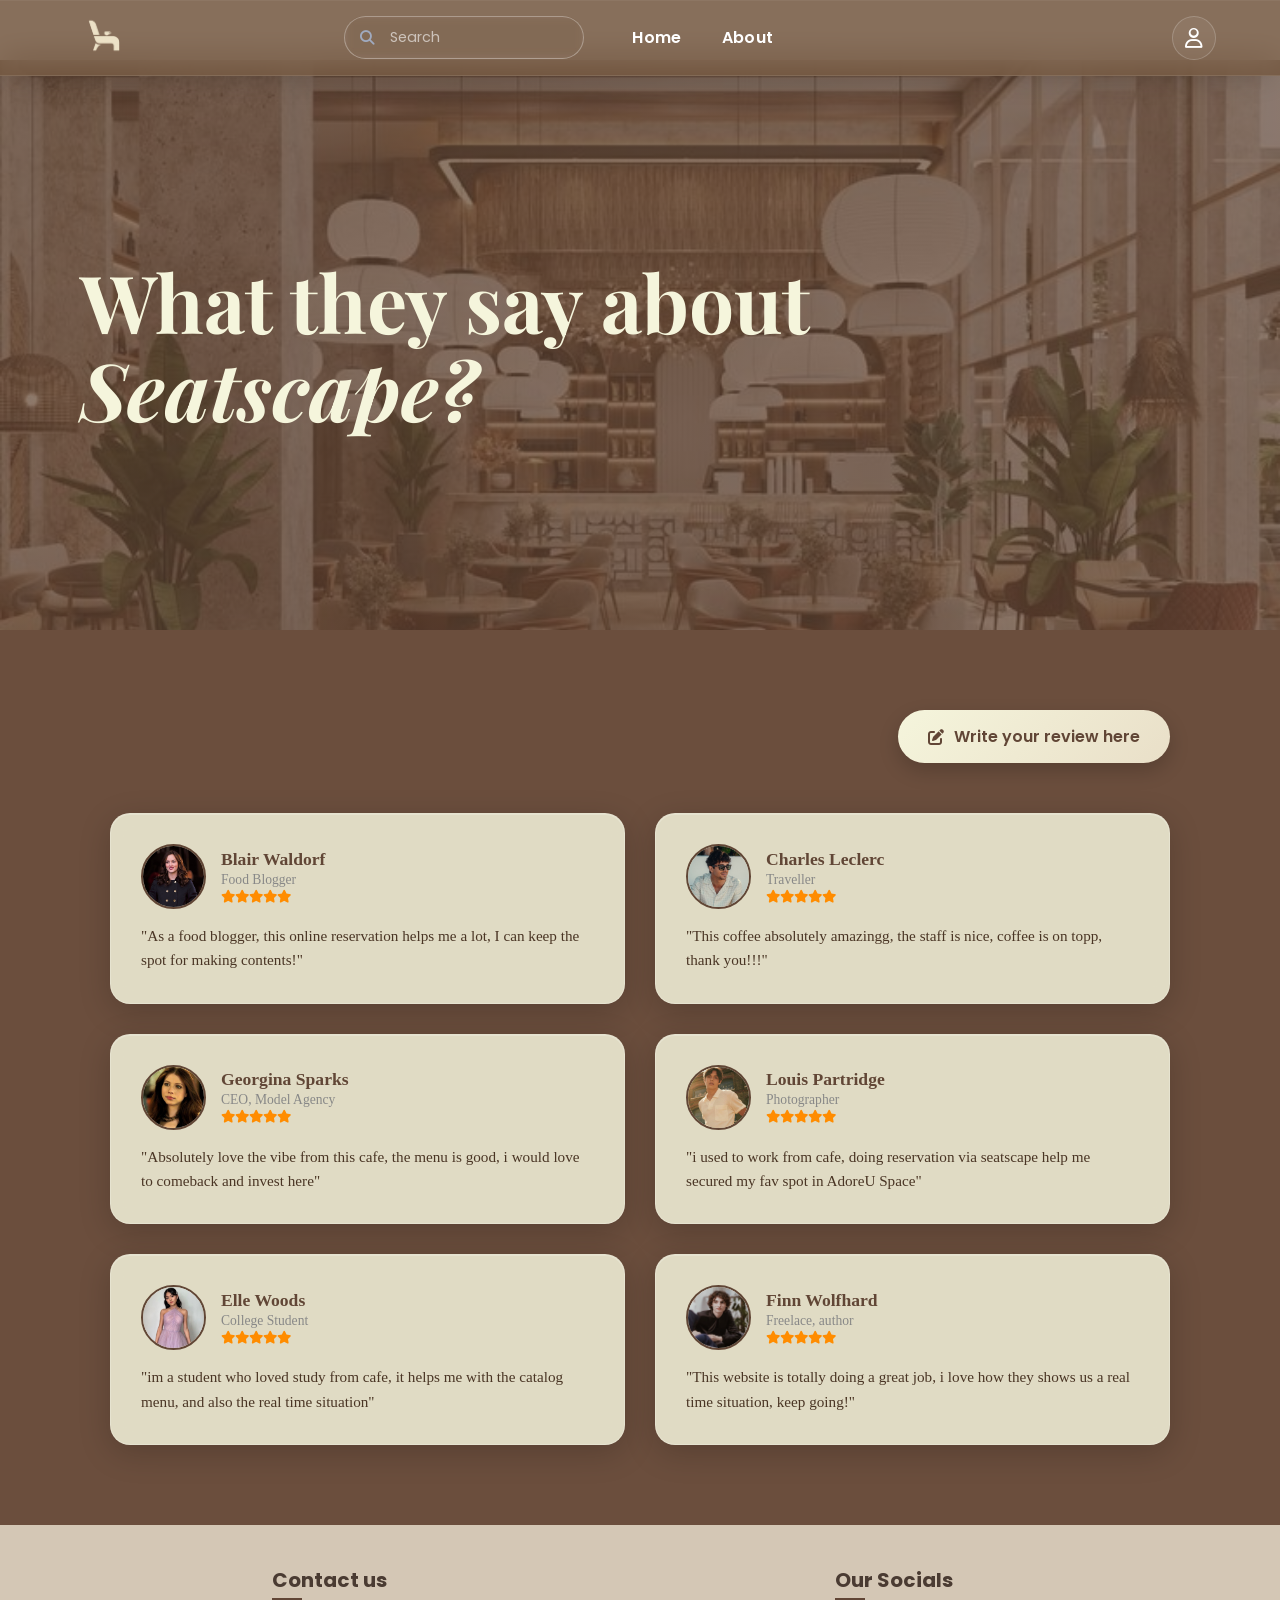
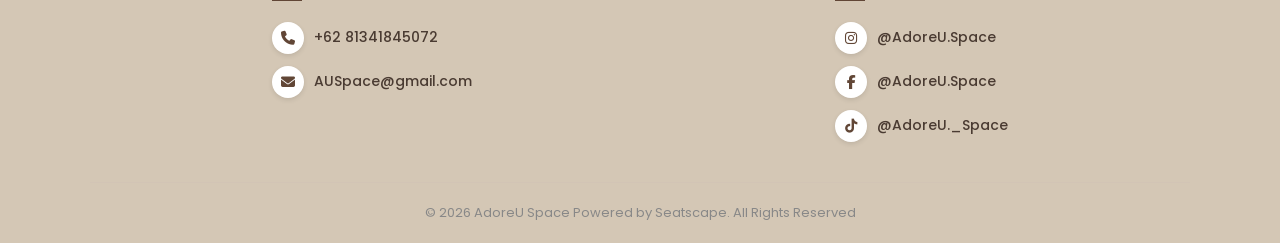
<file: reviewpage.html>
<!DOCTYPE html>
<html lang="en">
<head>
    <meta charset="UTF-8">
    <meta name="viewport" content="width=device-width, initial-scale=1.0">
    <title>Reviews - AdoreU Space</title>
    <link rel="preconnect" href="https://fonts.googleapis.com">
    <link rel="preconnect" href="https://fonts.gstatic.com" crossorigin>
    <link href="https://fonts.googleapis.com/css2?family=Playfair+Display:ital,wght@0,700;1,700&family=Poppins:wght@300;400;500;600&display=swap" rel="stylesheet">
    <link rel="stylesheet" href="https://cdnjs.cloudflare.com/ajax/libs/font-awesome/6.5.1/css/all.min.css">
    <link rel="stylesheet" href="./css/reviewpage.css">  
</head>
<body>

    <!-- Header / Navbar -->
    <header class="header">
        <div class="header-container">
            <!-- Logo Icon -->
            <div class="logo">
                <img src="images/Logo.png" class="img-class" style="height: 45px; width: auto;">
            </div>

            <!-- HAMBURGER (TAMBAHKAN INI) -->
            <div class="menu-toggle">
                <span></span>
                <span></span>
                <span></span>
            </div>

            <!-- Search and Nav Links -->
            <div class="nav-wrapper">
                <!-- Search Bar -->
                <div class="search-bar">
                    <i class="fa-solid fa-magnifying-glass search-icon"></i>
                    <input type="text" placeholder="Search" class="search-input">
                </div>
                
                <!-- Links -->
                <nav class="nav-links">
                    <a href="index.html">Home</a>
                    <a href="about.html">About</a>
                </nav>
            </div>

            <!-- User Icon -->
            <div class="user-icon">
                <a href="login.html">
                    <i class="fa-regular fa-user"></i>
                </a>
            </div>
        </div>
    </header>

    <main class="review-page-main">
        <section class="review-hero">
            <div class="hero-overlay">
                <h1>What they say about<br><span>Seatscape?</span></h1>
            </div>
        </section>

        <section class="review-content-section">
            <div class="container">
                <div class="action-bar">
                    <button class="btn-write"><i class="fa-solid fa-pen-to-square"></i> Write your review here</button>
                </div>
        
                <div class="review-grid" id="reviewGrid">
                    <div class="review-card">
                        <div class="card-user">
                            <img src="images/mba blair.jpg" alt="User">
                            <div class="user-info">
                                <h4>Blair Waldorf</h4>
                                <p>Food Blogger</p>
                                <div class="stars"><i class="fa-solid fa-star"></i><i class="fa-solid fa-star"></i><i class="fa-solid fa-star"></i><i class="fa-solid fa-star"></i><i class="fa-solid fa-star"></i></div>
                            </div>
                        </div>
                        <p class="review-desc">"As a food blogger, this online reservation helps me a lot, I can keep the spot for making contents!"</p>
                    </div>

                    <div class="review-card">
                        <div class="card-user">
                            <img src="images/mas charles.jpg" alt="User">
                            <div class="user-info">
                                <h4>Charles Leclerc</h4>
                                <p>Traveller</p>
                                <div class="stars"><i class="fa-solid fa-star"></i><i class="fa-solid fa-star"></i><i class="fa-solid fa-star"></i><i class="fa-solid fa-star"></i><i class="fa-solid fa-star"></i></div>
                            </div>
                        </div>
                        <p class="review-desc">"This coffee absolutely amazingg, the staff is nice, coffee is on topp, thank you!!!"</p>
                    </div>

                    <div class="review-card">
                        <div class="card-user">
                            <img src="images/mba georgina .jpg" alt="User">
                            <div class="user-info">
                                <h4>Georgina Sparks</h4>
                                <p>CEO, Model Agency</p>
                                <div class="stars"><i class="fa-solid fa-star"></i><i class="fa-solid fa-star"></i><i class="fa-solid fa-star"></i><i class="fa-solid fa-star"></i><i class="fa-solid fa-star"></i></div>
                            </div>
                        </div>
                        <p class="review-desc">"Absolutely love the vibe from this cafe, the menu is good, i would love to comeback and invest here"</p>
                    </div>

                        <div class="review-card">
                        <div class="card-user">
                            <img src="images/mass louis.jpg" alt="User">
                            <div class="user-info">
                                <h4>Louis Partridge</h4>
                                <p>Photographer</p>
                                <div class="stars"><i class="fa-solid fa-star"></i><i class="fa-solid fa-star"></i><i class="fa-solid fa-star"></i><i class="fa-solid fa-star"></i><i class="fa-solid fa-star"></i></div>
                            </div>
                        </div>
                        <p class="review-desc">"i used to work from cafe, doing reservation via seatscape help me secured my fav spot in AdoreU Space"</p>
                    </div>

                    <div class="review-card">
                        <div class="card-user">
                            <img src="images/momona tamada.jpeg" alt="User">
                            <div class="user-info">
                                <h4>Elle Woods</h4>
                                <p>College Student</p>
                                <div class="stars"><i class="fa-solid fa-star"></i><i class="fa-solid fa-star"></i><i class="fa-solid fa-star"></i><i class="fa-solid fa-star"></i><i class="fa-solid fa-star"></i></div>
                            </div>
                        </div>
                        <p class="review-desc">"im a student who loved study from cafe, it helps me with the catalog menu, and also the real time situation"</p>
                    </div>

                    <div class="review-card">
                        <div class="card-user">
                            <img src="images/finn wolfhard.jpeg" alt="User">
                            <div class="user-info">
                                <h4>Finn Wolfhard</h4>
                                <p>Freelace, author</p>
                                <div class="stars"><i class="fa-solid fa-star"></i><i class="fa-solid fa-star"></i><i class="fa-solid fa-star"></i><i class="fa-solid fa-star"></i><i class="fa-solid fa-star"></i></div>
                            </div>
                        </div>
                        <p class="review-desc">"This website is totally doing a great job, i love how they shows us a real time situation, keep going!"</p>
                    </div>
                </div>
            </div>
        </section>
    </main>

<!-- FOOTER SECTION -->
    <footer class="footer-main">
        <div class="footer-container">
            <!-- Kolom Contact -->
            <div class="footer-column">
                <h3 class="footer-title">Contact us</h3>
                <div class="footer-item">
                    <span class="icon-circle"><i class="fa-solid fa-phone"></i></span>
                    <p>+62 81341845072</p>
                </div>
                <a href="mailto:AUSpace@gmail.com" class="footer-link">
                    <div class="footer-item">
                        <span class="icon-circle"><i class="fa-solid fa-envelope"></i></span>
                        <p>AUSpace@gmail.com</p>
                    </div>
                </a>
            </div>

            <!-- Kolom Socials -->
            <div class="footer-column">
                <h3 class="footer-title">Our Socials</h3>
                
                <a href="https://www.instagram.com/adoreu.crafts/" target="_blank" class="footer-link">
                    <div class="footer-item">
                        <span class="icon-circle"><i class="fa-brands fa-instagram"></i></span>
                        <p>@AdoreU.Space</p>
                    </div>
                </a>

                <a href="https://facebook.com/AdoreU.Space" target="_blank" class="footer-link">
                    <div class="footer-item">
                        <span class="icon-circle"><i class="fa-brands fa-facebook-f"></i></span>
                        <p>@AdoreU.Space</p>
                    </div>
                </a>

                <a href="https://tiktok.com/@AdoreU._Space" target="_blank" class="footer-link">
                    <div class="footer-item">
                        <span class="icon-circle"><i class="fa-brands fa-tiktok"></i></span>
                        <p>@AdoreU._Space</p>
                    </div>
                </a>
            </div>
        </div>
        
        <div class="footer-bottom">
            <p>© 2026 AdoreU Space Powered by Seatscape. All Rights Reserved</p>
        </div>
    </footer>

    <div id="reviewModal" class="modal">
        <div class="modal-content">
            <span class="close-btn">&times;</span>
            <h2 class="modal-title">Write your review</h2>
            <form id="reviewForm">
                <div class="form-group">
                    <label>Name</label>
                    <input type="text" placeholder="Enter your name" required>
                </div>
                <div class="form-group">
                    <label>Job</label>
                    <input type="text" placeholder="e.g. Freelancer, Student" required>
                </div>
                <div class="form-group">
                    <label>Rating</label>
                    <div class="star-input">
                        <i class="fa-regular fa-star" data-value="1"></i>
                        <i class="fa-regular fa-star" data-value="2"></i>
                        <i class="fa-regular fa-star" data-value="3"></i>
                        <i class="fa-regular fa-star" data-value="4"></i>
                        <i class="fa-regular fa-star" data-value="5"></i>
                    </div>
                </div>
                <div class="form-group">
                    <label>Review</label>
                    <textarea placeholder="Tell us about your experience..." rows="4" required></textarea>
                </div>
                <button type="submit" class="btn-submit">Submit Review</button>
            </form>
        </div>
    </div>
    
    <script>
        document.addEventListener('DOMContentLoaded', function() {
            const modal = document.getElementById("reviewModal");
            const btn = document.querySelector(".btn-write");
            const span = document.querySelector(".close-btn");
            const stars = document.querySelectorAll(".star-input i");
            const reviewForm = document.getElementById("reviewForm");
            const grid = document.getElementById("reviewGrid");
            let selectedRating = 0;

            // 1. Logika Buka/Tutup Modal
            btn.onclick = function() {
                modal.style.display = "block";
            }

            span.onclick = function() {
                modal.style.display = "none";
            }

            window.onclick = function(event) {
                if (event.target == modal) {
                    modal.style.display = "none";
                }
            }

            // 2. Logika Pilih Bintang
            stars.forEach(star => {
                star.style.cursor = "pointer";
                star.onclick = function() {
                    selectedRating = this.getAttribute("data-value");
                    updateStars(selectedRating);
                }
            });

            function updateStars(rating) {
                stars.forEach(star => {
                    if (star.getAttribute("data-value") <= rating) {
                        star.classList.replace("fa-regular", "fa-solid");
                        star.style.color = "#FF8C00"; // Warna oranye figma
                    } else {
                        star.classList.replace("fa-solid", "fa-regular");
                        star.style.color = "#ccc";
                    }
                });
            }

            // 3. Logika Submit Review (Menambah kartu ke gallery)
            reviewForm.onsubmit = function(e) {
                e.preventDefault();

                if (selectedRating == 0) {
                    alert("Please select a rating, Za!");
                    return;
                }

                const nameValue = this.querySelectorAll("input")[0].value;
                const jobValue = this.querySelectorAll("input")[1].value;
                const textValue = this.querySelector("textarea").value;

                // Membuat elemen card baru
                const newReview = document.createElement("div");
                newReview.classList.add("review-card");

                newReview.innerHTML = `
                    <div class="card-user">
                        <img src="images/user-default.png" alt="User">
                        <div class="user-info">
                            <h4>${nameValue}</h4>
                            <p>${jobValue}</p>
                            <div class="stars">${generateStarsHTML(selectedRating)}</div>
                        </div>
                    </div>
                    <p class="review-desc">"${textValue}"</p>
                `;

                // Masukkan ke grid di posisi paling awal
                grid.prepend(newReview);

                // Reset Form & Tutup Modal
                reviewForm.reset();
                selectedRating = 0;
                updateStars(0);
                modal.style.display = "none";

                alert("Thank you for your review, " + nameValue + "!");
            }

            function generateStarsHTML(rating) {
                let starsHTML = "";
                for (let i = 1; i <= 5; i++) {
                    if (i <= rating) {
                        starsHTML += '<i class="fa-solid fa-star" style="color:#FF8C00"></i>';
                    } else {
                        starsHTML += '<i class="fa-regular fa-star" style="color:#ccc"></i>';
                    }
                }
                return starsHTML;
            }
        });

        const mobileMenuIcon = document.querySelector('.menu-toggle');
        const navWrapper = document.querySelector('.nav-wrapper');

        mobileMenuIcon.addEventListener('click', () => {
        navWrapper.classList.toggle('active');
        });
        
    </script>
</body>
</html>
</file>
<file: css/landingpage.css>
/* --- CSS VARIABLES (Diambil dari about.css) --- */
:root {
    --brand-brown: #73563F;
    --brand-brown-dark: #4A3525;
    --brand-gold: #B8926A; 
    --brand-beige: #E3D8C8;
    --brand-text: #3D2B1F; 
    --font-main: 'Poppins', sans-serif;
    --font-heading: 'Playfair Display', serif; 
    --white-light: rgba(255, 255, 255, 0.3);
    --white-med: rgba(255, 255, 255, 0.5);
    --shadow-inner: inset 0 2px 4px rgba(255, 255, 255, 0.4);
    --transition-smooth: all 0.5s cubic-bezier(0.165, 0.84, 0.44, 1);
    --transition-bounce: all 0.6s cubic-bezier(0.34, 1.56, 0.64, 1);
}

/* Custom scrollbar elegan */
::-webkit-scrollbar {
    width: 10px;
}
::-webkit-scrollbar-track {
    background: var(--brand-beige); 
}
::-webkit-scrollbar-thumb {
    background: var(--brand-gold); 
    border-radius: 10px;
    border: 2px solid var(--brand-beige); /* Memberi jarak/padding pada scrollbar */
}
::-webkit-scrollbar-thumb:hover {
    background: var(--brand-brown); 
}

html {
    scroll-behavior: smooth;
}
/* --- RESET DASAR --- */
* {
    margin: 0;
    padding: 0;
    box-sizing: border-box;
    font-family: var(--font-main);
}

/* --- HEADER / NAVBAR --- */
.header {
    background-color: rgba(115, 86, 63, 0.85);
    backdrop-filter: blur(16px);
    -webkit-backdrop-filter: blur(16px);
    color: white;
    border-bottom: 1px solid rgba(255, 255, 255, 0.1);
    padding: 13px;
    position: fixed; /* Ubah ke fixed agar header melayang di atas gambar */
    width: 100%; /* Wajib 100% karena menggunakan fixed */
    left: 0;
    top: 0;
    z-index: 1000;
    box-shadow: 0 10px 30px -10px rgba(0, 0, 0, 0.2), var(--shadow-inner);
    transition: var(--transition-smooth);
}

.header-container {
    max-width: 1152px;
    margin: 0 auto;
    display: flex;
    justify-content: space-between;
    align-items: center;
}

.logo-link {
    display: flex;
    align-items: center;
}

.brand-logo {
    height: 35px;
    width: auto;
    object-fit: contain;
    transition: var(--transition-bounce);
    filter: drop-shadow(0 4px 6px rgba(0,0,0,0.15));
}

.brand-logo:hover {
    transform: scale(1.1) rotate(-3deg); 
    filter: drop-shadow(0 8px 12px rgba(0,0,0,0.25));
}

.nav-wrapper {
    display: flex;
    align-items: center;
    gap: 3rem;
}

.search-bar {
    position: relative;
}

.search-icon {
    position: absolute;
    left: 1rem;
    top: 50%;
    transform: translateY(-50%);
    color: #a0aabf;
    font-size: 0.9rem;
    transition: var(--transition-bounce);
    z-index: 2;
}

.search-input {
    padding: 0.6rem 1.2rem 0.6rem 2.8rem;
    border-radius: 50px;
    border: 1px solid rgba(255, 255, 255, 0.3);
    background-color: rgba(255, 255, 255, 0.1);
    color: white;
    font-size: 0.9rem;
    width: 15rem;
    outline: none;
    font-family: var(--font-main);
    transition: var(--transition-bounce);
    backdrop-filter: blur(4px);
}

.search-input::placeholder {
    color: rgba(255, 255, 255, 0.6);
}

.search-input:hover {
    background-color: rgba(255, 255, 255, 0.15);
}

.search-input:focus {
    border-color: var(--brand-beige);
    background-color: #ffffff;
    color: var(--brand-text);
    box-shadow: 0 0 0 5px rgba(227, 216, 200, 0.2);
    width: 23rem; 
}

.search-input:focus::placeholder {
    color: #a0aabf;
}

.search-input:focus + .search-icon {
    color: var(--brand-brown);
    transform: translateY(-50%) scale(1.1);
}

.nav-links {
    display: flex;
    gap: 2.5rem;
    font-size: 0.95rem;
    font-weight: 500;
    letter-spacing: 0.03em;
}

.nav-links a {
    color: white;
    text-decoration: none;
    position: relative;
    padding: 0.5rem 0;
}

.nav-links a::after {
    content: '';
    position: absolute;
    width: 0;
    height: 2px;
    bottom: 0;
    left: 50%;
    background: linear-gradient(90deg, transparent, var(--brand-beige), transparent);
    transition: var(--transition-smooth);
    transform: translateX(-50%);
}

.nav-links a:hover::after {
    width: 100%;
}

.nav-links a:hover {
    color: var(--brand-beige);
    text-shadow: 0 0 15px rgba(255,255,255,0.5);
}

.user-icon a {
    font-size: 1.25rem;
    display: flex;
    align-items: center;
    justify-content: center;
    width: 44px;
    height: 44px;
    border-radius: 50%;
    border: 1px solid rgba(255,255,255,0.2);
    background: rgba(255,255,255,0.05);
    color: white;
    text-decoration: none;
    transition: var(--transition-bounce);
}

.user-icon a:hover {
    color: var(--brand-brown);
    background-color: var(--brand-beige);
    border-color: var(--brand-beige);
    transform: translateY(-3px) scale(1.05);
    box-shadow: 0 10px 20px rgba(0,0,0,0.2);
}


/* --- HERO SECTION --- */
.hero {
    margin-top: 60px; /* Ruang untuk navbar */
    height: 80vh; /* 80% dari tinggi layar */
    background: linear-gradient(rgba(0, 0, 0, 0.4), rgba(0, 0, 0, 0.4)), url('../images/bg-landing-page.jpeg') center/cover;
    display: flex;
    align-items: center;
    justify-content: center;
}

.hero-content {
    text-align: center;
    color: white;
}

.hero-content h1 {
    font-size: 56px;
    letter-spacing: 5px;
    line-height: 1.3;
    margin-bottom: 30px;
}

.btn-primary {
    background-color: white;
    color: #6F4E37;
    border: none;
    padding: 15px 30px;
    font-size: 16px;
    font-weight: bold;
    border-radius: 30px;
    cursor: pointer;
    transition: 0.3s;
}

.btn-primary:hover {
    background-color: #e0e0e0;
}

/* --- FEATURES SECTION --- */
.features {
    background-color: #E9E7D0; 
    padding: 60px 0; /* Padding atas-bawah dikurangi agar tidak terlalu tinggi */
    display: flex;
    justify-content: center; /* Memastikan konten tetap di tengah */
}

.features-container {
    width: 90%; /* Membatasi lebar agar tidak mentok ke pinggir layar */
    max-width: 1000px; /* Lebar maksimal agar kotak-kotak tidak melar */
    display: flex;
    gap: 40px; /* Jarak yang pas antara judul dan grid */
    align-items: center;
}

.features-title {
    flex: 0 0 250px; /* Lebar area judul dikunci */
}

.features-title h2 {
    font-size: 38px; /* Ukuran font sedikit dikecilkan agar elegan */
    color: #614636;
    line-height: 1.3; /* Memperbaiki tulisan yang berantakan/bertumpuk */
    font-weight: 800;
    margin: 0;
    text-align: left;
}

/* Grid System Responsif */
.features-grid {
    display: grid;
    grid-template-columns: repeat(2, 1fr);
    gap: 20px;
    flex: 1;
}

.feature-card {
    background: white;
    padding: 20px;
    border-radius: 20px;
    box-shadow: 0 8px 20px rgba(0,0,0,0.05);
    display: flex;
    flex-direction: column;
    align-items: center;
    text-align: center;
    min-height: 200px;
    transition: all 0.3s ease;
}

/* Efek khusus untuk kartu yang aktif/hover (seperti warna coklat di gambar kamu) */
.feature-card:hover {
    background-color: #614636;
    transform: translateY(-5px);
}

/* Icon Wrapper agar di tengah */
.icon-wrapper {
    width: 60px;
    height: 60px;
    background-color: #F5F5DC;
    border-radius: 50%;
    display: flex;
    justify-content: center; /* Icon ke tengah secara horizontal */
    align-items: center;     /* Icon ke tengah secara vertikal */
    margin-bottom: 20px;
    transition: 0.3s;
}

.icon-wrapper i {
    font-size: 26px;
    display: inline-flex;
    line-height: 1;
    transform: translate(0px, -1px); 
}

.feature-card:hover h3, 
.feature-card:hover p {
    color: #ffffff;
}

.feature-card:hover .icon-wrapper {
    background-color: rgba(255,255,255,0.2);
}

.feature-card:hover .icon-wrapper i {
    color: #ffffff;
}

/* --- MEDIA QUERIES (RESPONSIF) --- */
@media (max-width: 992px) {
    .features-container {
        flex-direction: column;
        text-align: center;
    }
    .features-title h2 br {
        display: none; /* Hilangkan baris baru pada judul di mobile agar hemat tempat */
    }
}

@media (max-width: 600px) {
    .features-grid {
        grid-template-columns: 1fr; /* 1 kolom saja di HP */
    }
}

/* --- LIVE STATUS MAIN SECTION --- */
.live-status-section {
    background-color: #614636;
    padding: 80px 20px;
    display: flex;
    justify-content: center;
}

.status-main-container {
    max-width: 1100px;
    width: 100%;
    display: flex;
    gap: 25px;
    flex-wrap: wrap; /* Agar responsif di mobile */
    align-items: stretch;
}

.status-column {
    background-color: #F5F5DC;
    padding: 30px;
    border-radius: 20px;
    flex: 1;
    min-width: 300px; /* Menjaga ukuran minimal di desktop */
    box-shadow: 0 15px 35px rgba(0,0,0,0.3);
    display: flex;
    flex-direction: column;
}

/* --- ENHANCED LIVE VIEWING --- */
.pulse-icon {
    width: 10px;
    height: 10px;
    background-color: #ff4d4d;
    border-radius: 50%;
    display: inline-block;
    margin-right: 8px;
    box-shadow: 0 0 0 rgba(255, 77, 77, 0.4);
    animation: pulse-red 2s infinite;
}

@keyframes pulse-red {
    0% { transform: scale(0.95); box-shadow: 0 0 0 0 rgba(255, 77, 77, 0.7); }
    70% { transform: scale(1); box-shadow: 0 0 0 10px rgba(255, 77, 77, 0); }
    100% { transform: scale(0.95); box-shadow: 0 0 0 0 rgba(255, 77, 77, 0); }
}

.header-sub {
    font-size: 11px;
    color: #888;
}

.live-body {
    display: flex;
    flex-direction: column;
    gap: 25px;
    margin-top: 20px;
}

.main-stats {
    display: flex;
    justify-content: space-around;
    align-items: center;
    background: rgba(255, 255, 255, 0.5);
    padding: 15px;
    border-radius: 15px;
}

.busy-indicator {
    text-align: left;
}

/* --- FIX DONUT CHART --- */
.donut-chart-std {
    width: 120px; /* Ukuran disesuaikan agar pas di container baru */
    height: 120px;
    border-radius: 50%;
    /* Gradient ini yang membentuk warna lingkarannya */
    background: conic-gradient(#c39b3f 0% 70%, #f4d9a8 70% 100%); 
    position: relative;
    display: flex;
    justify-content: center;
    align-items: center;
}

/* Lingkaran tengah agar jadi bentuk donat (lubang tengah) */
.donut-chart-std::after {
    content: "";
    width: 80px;
    height: 80px;
    background-color: #ffffff;
    border-radius: 50%;
    position: absolute;
}

/* Memastikan teks persentase muncul di atas lubang donat */
.percentage {
    position: relative;
    z-index: 10;
    font-weight: bold;
    font-size: 18px;
    color: #614636;
}
.vibe-badge {
    background: #925c1f;
    color: white;
    padding: 5px 12px;
    border-radius: 20px;
    font-size: 12px;
    margin: 5px 0;
}

.peak-hours-mini {
    font-size: 11px;
    color: #614636;
    font-style: italic;
}

.stat-details {
    display: flex;
    flex-direction: column;
    gap: 15px;
}

.stat-info {
    display: flex;
    justify-content: space-between;
    font-size: 14px;
    font-weight: bold;
    margin-bottom: 5px;
}

.progress-bar-bg {
    width: 100%;
    height: 8px;
    background: #ddd;
    border-radius: 5px;
    overflow: hidden;
}

.progress-fill {
    height: 100%;
    transition: width 1s ease-in-out;
}

.progress-fill.green { background: #4CAF50; }
.progress-fill.red { background: #EF5350; }

.refresh-action-btn {
    width: 100%;
    padding: 12px;
    border: none;
    background: #614636;
    color: white;
    border-radius: 10px;
    cursor: pointer;
    font-weight: bold;
    transition: 0.3s;
}

.refresh-action-btn:hover { background: #4a3529; }

/* --- RESPONSIVE FIX --- */
@media (max-width: 480px) {
    .main-stats {
        flex-direction: column;
        gap: 15px;
    }
    
    .status-column {
        min-width: 100%;
        padding: 20px;
    }
}

/* --- RIGHT SIDE: FLOOR PLAN --- */
.floor-title-internal {
    font-size: 18px;
    font-weight: bold;
    color: #614636;
    margin-bottom: 20px;
}

.floor-wrapper-compact {
    position: relative;
    border-radius: 15px;
    overflow: hidden;
    background: white;
    padding: 10px;
    border: 1px dashed #D2C4B5;
    cursor: zoom-in;
}

.floor-img-compact {
    width: 100%;
    height: auto;
    display: block;
    transition: transform 0.4s ease;
}

.floor-wrapper-compact:hover .floor-img-compact {
    transform: scale(1.2);
}

.floor-tag-small {
    position: absolute;
    top: 15px;
    left: 15px;
    background: rgba(97, 70, 54, 0.8);
    color: white;
    padding: 5px 10px;
    border-radius: 10px;
    font-size: 10px;
    z-index: 2;
}

.floor-legend-internal {
    margin-top: auto; /* Memastikan legend berada di paling bawah */
    display: flex;
    justify-content: center;
    gap: 15px;
    font-size: 12px;
    color: #614636;
    border-top: 1px dashed #D2C4B5;
    padding-top: 20px;
}

.floor-legend-internal span {
    display: flex;
    align-items: center;
    gap: 5px;
}

/* --- RESPONSIVE MOBILE (Layar di bawah 768px) --- */
@media (max-width: 768px) {
    .status-column {
        min-width: 100%;
    }
    
    .live-content-horizontal {
        flex-direction: column; /* Menumpuk vertikal di HP */
        gap: 30px;
    }
}

/* --- OUR MENU --- */
.menu-section {
    background-color: #614636;
    padding: 80px 20px;
    text-align: center;
    display: flex;
    flex-direction: column;
    align-items: center;
}

.section-title-white {
    color: white;
    font-size: 40px;
    margin-bottom: 40px;
    font-weight: bold;
    text-transform: uppercase;
    letter-spacing: 2px;
}
.menu-grid-container {
    max-width: 1100px;
    display: grid;
    /* Membuat grid 3 kolom yang responsif */
    grid-template-columns: repeat(3, 1fr);
    gap: 30px;
    margin-bottom: 40px;
    width: 100%;
}

.menu-card-img {
    position: relative;
    overflow: hidden; /* Penting: agar gambar yang nge-zoom tidak keluar kotak */
    border-radius: 20px;
    box-shadow: 0 15px 30px rgba(0,0,0,0.4);
    height: 400px;
    cursor: pointer;
}

.menu-card-img img {
    width: 100%;
    height: 100%;
    object-fit: cover;
    transition: transform 0.6s cubic-bezier(0.25, 1, 0.5, 1); /* Efek zoom halus */
}

/* Efek Zoom saat Hover */
.menu-card-img:hover img {
    transform: scale(1.1);
}

/* Overlay Hitam Transparan */
.menu-overlay {
    position: absolute;
    top: 0;
    left: 0;
    width: 100%;
    height: 100%;
    background: linear-gradient(to top, rgba(0,0,0,0.7), transparent);
    display: flex;
    justify-content: center;
    align-items: flex-end;
    padding-bottom: 30px;
    opacity: 0;
    transition: opacity 0.4s ease;
}

.menu-overlay span {
    color: white;
    font-size: 1.2rem;
    font-weight: bold;
    letter-spacing: 1px;
    border-bottom: 2px solid #F5F5DC;
    padding-bottom: 5px;
}

/* Memunculkan Overlay saat Hover */
.menu-card-img:hover .menu-overlay {
    opacity: 1;
}

.btn-view-more {
    background-color: #F5F5DC;
    color: #614636;
    border: none;
    padding: 15px 45px;
    border-radius: 30px;
    font-weight: bold;
    font-size: 16px;
    text-decoration: none;
    cursor: pointer;
    transition: all 0.3s ease;
    box-shadow: 0 5px 15px rgba(0,0,0,0.2);
}

.btn-view-more:hover {
    background-color: #e8e3cf;
    transform: scale(1.05);
    box-shadow: 0 8px 20px rgba(0,0,0,0.3);
}

/* --- REVIEWS SECTION WITH BACKGROUND --- */
.reviews-section {
    position: relative;
    background: url('../images/BG-review.jpeg') center/cover no-repeat;
    padding: 0;
    overflow: hidden;
}

.reviews-overlay {
    background-color: rgba(97, 70, 54, 0.5); /* Warna coklat dengan transparansi 70% */
    padding: 80px 20px;
    width: 100%;
    height: 100%;
    display: flex;
    flex-direction: column;
    align-items: center;
}

.reviews-container {
    max-width: 1100px;
    display: flex;
    gap: 30px;
    justify-content: center;
    width: 100%;
}

.review-card {
    background-color: #F5F5DC;
    padding: 35px;
    border-radius: 30px; /* Lebih bulat sesuai gambar */
    flex: 1;
    max-width: 500px;
    box-shadow: 0 10px 25px rgba(0, 0, 0, 0.2);
    transition: all 0.3s ease; /* Transisi halus */
    cursor: default;
}

/* Efek Hover: Card naik sedikit dan bayangan menebal */
.review-card:hover {
    transform: translateY(-10px);
    box-shadow: 0 20px 35px rgba(0, 0, 0, 0.3);
}

.btn-view-more {
    background-color: #F5F5DC;
    color: #614636;
    border: none;
    padding: 15px 45px;
    border-radius: 30px;
    font-weight: bold;
    font-size: 16px;
    text-decoration: none;
    cursor: pointer;
    transition: all 0.3s ease;
    box-shadow: 0 5px 15px rgba(0,0,0,0.2);
}

.btn-view-more:hover {
    background-color: #e8e3cf;
    transform: scale(1.05);
    box-shadow: 0 8px 20px rgba(0,0,0,0.3);
}

.reviews-overlay .btn-view-more {
    margin-top: 40px; /* Sesuaikan angkanya buat ngatur seberapa turun buttonnya */
    position: relative;
    z-index: 10;
}

.review-header {
    display: flex;
    align-items: center;
    gap: 20px;
    margin-bottom: 20px;
}

.reviewer-img {
    width: 80px;
    height: 80px;
    border-radius: 50%;
    object-fit: cover;
    border: 3px solid #614636;
}

.reviewer-info h4 {
    color: #614636;
    font-size: 20px;
    margin: 0;
}

.reviewer-info p {
    color: #888;
    font-size: 14px;
    margin: 2px 0 8px 0;
}

.stars {
    color: #FF8C00; 
    font-size: 16px;
}

.review-text {
    font-size: 16px;
    line-height: 1.6;
    color: #614636;
    font-style: italic;
}

/* --- FOOTER STYLING (VERSI RINGKAS) --- */
.footer-main {
    background-color: #D4C7B5;
    padding: 40px 0 20px 0; /* Dikurangi dari 80px */
    color: #4A3B32;
    width: 100%;
}

.footer-container {
    max-width: 1100px;
    margin: 0 auto;
    display: flex;
    justify-content: space-around;
    padding-bottom: 40px; /* Dikurangi dari 80px */
}

.footer-column {
    display: flex;
    flex-direction: column;
    gap: 12px; /* Dikurangi dari 20px agar item lebih rapat */
}

.footer-title {
    font-size: 20px; /* Dikurangi dari 24px */
    font-weight: bold;
    position: relative;
    margin-bottom: 15px; /* Dikurangi dari 20px */
    display: inline-block;
}

.footer-title::after {
    content: "";
    position: absolute;
    left: 0;
    bottom: -6px;
    width: 30px; /* Sedikit diperpendek */
    height: 3px;
    background-color: #614636;
}

.footer-item {
    display: flex;
    align-items: center;
    gap: 10px; /* Dikurangi dari 15px */
}

.icon-circle {
    background-color: white;
    width: 32px; /* Dikurangi dari 40px */
    height: 32px; /* Dikurangi dari 40px */
    border-radius: 50%;
    display: flex;
    justify-content: center;
    align-items: center;
    box-shadow: 0 2px 5px rgba(0,0,0,0.1);
}

.icon-circle i {
    font-size: 14px; /* Icon menyesuaikan lingkaran yang lebih kecil */
    color: #614636;
}

.footer-item p {
    font-size: 14px; /* Dikurangi dari 16px */
    font-weight: 500;
}

.footer-bottom {
    max-width: 1100px;
    margin: 0 auto;
    text-align: center;
    border-top: 1px solid #D2C4B5;
    padding-top: 20px; /* Dikurangi dari 30px */
    font-size: 13px; /* Sedikit lebih kecil */
    color: #888;
}

.footer-link {
    text-decoration: none;
    color: inherit;
    transition: 0.3s;
}

.footer-link:hover {
    opacity: 0.7;
}


/* ============================================================
   MOBILE HAMBURGER TOGGLE
   ============================================================ */
.menu-toggle {
    display: none;
    flex-direction: column;
    cursor: pointer;
    gap: 5px;
    padding: 4px;
}

.menu-toggle span {
    width: 25px;
    height: 3px;
    background: white;
    border-radius: 5px;
    transition: all 0.3s ease;
}

/* MOBILE INTERACTION FIX */
.nav-links a:active,
.user-icon a:active,
.btn-primary:active {
    transform: scale(0.95);
    opacity: 0.8;
}

/* ============================================================
   TABLET (max-width: 992px)
   ============================================================ */
@media (max-width: 992px) {
    .search-input {
        width: 12rem;
    }
    .search-input:focus {
        width: 18rem;
    }
    .nav-links {
        gap: 1.5rem;
    }
}

/* ============================================================
   MOBILE (max-width: 768px)
   ============================================================ */
@media (max-width: 768px) {

    /* ----- NAVBAR ----- */
    .header {
        padding: 10px 16px;
        position: fixed;
    }

    .header-container {
        flex-wrap: wrap;
        gap: 0;
        position: relative;
        align-items: center;
        min-height: 60px;
    }

    /* Logo kiri, user-icon kanan, hamburger paling kanan */
    .logo {
        order: 1;
        flex: 1;
    }

    .user-icon {
        position: fixed;
        top: 18px;
        left: 50%;
        transform: translateX(-50%);
        z-index: 9999;
    }

    .user-icon a {
        margin: 0;
    }
    .menu-toggle {
        order: 3;
        display: flex;
    }

    /* Nav wrapper jadi dropdown */
    .nav-wrapper {
        order: 4;
        width: 100%;
        flex-direction: column;
        align-items: flex-start;
        gap: 0.75rem;
        max-height: 0;
        overflow: hidden;
        transition: max-height 0.4s ease, padding 0.3s ease;
        padding: 0;
    }

    .nav-wrapper.active {
        max-height: 350px;
        padding: 12px 0 8px;
    }

    .nav-links {
        flex-direction: column;
        gap: 0.75rem;
        width: 100%;
    }

    .nav-links a {
        font-size: 1rem;
        padding: 0.4rem 0;
    }

    .search-bar {
        width: 100%;
    }

    .search-input {
        width: 100%;
    }

    .search-input:focus {
        width: 100%;
    }

    /* ----- HERO ----- */
    .hero {
        height: auto;
        padding: 100px 20px 60px;
        text-align: center;
    }

    .hero-content h1 {
        font-size: 30px;
        letter-spacing: 2px;
    }

    .btn-view-more {
        padding: 12px 30px;
        font-size: 14px;
    }

    /* ----- FEATURES ----- */
    .features {
        padding: 40px 0;
    }

    .features-container {
        flex-direction: column;
        gap: 20px;
        width: 90%;
    }

    .features-title {
        flex: unset;
        width: 100%;
    }

    .features-title h2 {
        font-size: 26px;
        text-align: center;
    }

    .features-grid {
        grid-template-columns: 1fr;
        margin-top: 0;
    }

    /* ----- LIVE STATUS ----- */
    .live-status-section {
        padding: 50px 16px;
    }

    .status-main-container {
        flex-direction: column;
        gap: 20px;
    }

    .status-column {
        min-width: 100%;
        padding: 20px;
    }

    .main-stats {
        flex-direction: column;
        gap: 15px;
    }

    .floor-legend-internal {
        flex-wrap: wrap;
        gap: 10px;
        justify-content: flex-start;
    }

    /* ----- MENU SECTION ----- */
    .menu-section {
        padding: 50px 16px;
    }

    .section-title-white {
        font-size: 28px;
        margin-bottom: 25px;
    }

    .menu-grid-container {
        grid-template-columns: 1fr;
        gap: 20px;
    }

    .menu-card-img {
        height: 240px;
    }

    /* ----- REVIEWS ----- */
    .reviews-overlay {
        padding: 50px 16px;
    }

    .reviews-container {
        flex-direction: column;
        gap: 20px;
    }

    .review-card {
        max-width: 100%;
    }

    /* ----- FOOTER ----- */
    .footer-container {
        flex-direction: column;
        align-items: flex-start;
        padding: 0 20px;
        gap: 25px;
    }

    .footer-column {
        width: 100%;
    }
}

/* ============================================================
   SMALL MOBILE (max-width: 480px)
   ============================================================ */
@media (max-width: 480px) {
    .hero-content h1 {
        font-size: 24px;
        letter-spacing: 1px;
    }

    .section-title-white {
        font-size: 22px;
    }

    .menu-card-img {
        height: 200px;
    }

    .review-card {
        padding: 20px;
    }

    .reviewer-img {
        width: 55px;
        height: 55px;
    }

    .footer-bottom p {
        font-size: 11px;
    }
}
</file>
<file: css/about.css>
/* --- CSS VARIABLES (Warna, Font, & Efek Ultra-Premium) --- */
:root {
    --brand-brown: #73563F;
    --brand-brown-dark: #4A3525;
    --brand-gold: #B8926A; 
    --brand-beige: #E3D8C8;
    --brand-text: #3D2B1F; 
    --font-main: 'Poppins', sans-serif;
    --white-light: rgba(255, 255, 255, 0.3);
    --white-med: rgba(255, 255, 255, 0.5);
    
    /* Variabel Font  */
    --font-heading: 'Playfair Display', serif; 
    --font-main: 'Poppins', sans-serif;        
    
    --white-light: rgba(255, 255, 255, 0.3);
    --white-med: rgba(255, 255, 255, 0.5);

    /* Shadow  */
    --shadow-soft: 0 20px 40px -10px rgba(115, 86, 63, 0.15);
    --shadow-hover: 0 30px 60px -15px rgba(184, 146, 106, 0.3);
    --shadow-inner: inset 0 2px 4px rgba(255, 255, 255, 0.4);
    
    /* Animasi */
    --transition-smooth: all 0.5s cubic-bezier(0.165, 0.84, 0.44, 1);
    --transition-bounce: all 0.6s cubic-bezier(0.34, 1.56, 0.64, 1);
}

/* --- GLOBAL RESET --- */
* {
    margin: 0;
    padding: 0;
    box-sizing: border-box;
}

html {
    scroll-behavior: smooth;
}

body {
    font-family: var(--font-main);
    background-color: var(--brand-beige);
    color: var(--brand-text);
    line-height: 1.7;
    -webkit-font-smoothing: antialiased;
    -moz-osx-font-smoothing: grayscale;
    /* Tekstur noise sangat halus untuk kesan kertas premium (opsional) */
    background-image: radial-gradient(rgba(115, 86, 63, 0.03) 1px, transparent 1px);
    background-size: 20px 20px;
}

/* Terapkan font heading ke semua tag judul */
h1, h2, h3, h4, h5, h6 {
    font-family: var(--font-heading);
}

/* Custom scrollbar elegan */
::-webkit-scrollbar {
    width: 10px;
}
::-webkit-scrollbar-track {
    background: var(--brand-beige); 
}
::-webkit-scrollbar-thumb {
    background: var(--brand-gold); 
    border-radius: 10px;
    border: 2px solid var(--brand-beige); /* Memberi jarak/padding pada scrollbar */
}
::-webkit-scrollbar-thumb:hover {
    background: var(--brand-brown); 
}

a {
    text-decoration: none;
    color: inherit;
    transition: var(--transition-smooth);
}

/* --- HEADER / NAVBAR --- */
.header {
    background-color: rgba(115, 86, 63, 0.85);
    backdrop-filter: blur(16px);
    -webkit-backdrop-filter: blur(16px);
    color: white;
    border-bottom: 1px solid rgba(255, 255, 255, 0.1);
    padding: 13px;
    position: fixed; 
    width: 100%; 
    left: 0;
    top: 0;
    z-index: 1000;
    box-shadow: 0 10px 30px -10px rgba(0, 0, 0, 0.2), var(--shadow-inner);
    transition: var(--transition-smooth);
}

.header-container {
    max-width: 1152px;
    margin: 0 auto;
    display: flex;
    justify-content: space-between;
    align-items: center;
}

/* Styling Logo Baru */
.logo-link {
    display: flex;
    align-items: center;
}

.brand-logo {
    height: 35px;
    width: auto;
    object-fit: contain;
    transition: var(--transition-bounce);
    filter: drop-shadow(0 4px 6px rgba(0,0,0,0.15));
}

.brand-logo:hover {
    transform: scale(1.1) rotate(-3deg); 
    filter: drop-shadow(0 8px 12px rgba(0,0,0,0.25));
}

.nav-wrapper {
    display: flex;
    align-items: center;
    gap: 3rem;
}

/* Search Bar Ultra-Premium */
.search-bar {
    position: relative;
}

.search-icon {
    position: absolute;
    left: 1rem;
    top: 50%;
    transform: translateY(-50%);
    color: #a0aabf;
    font-size: 0.9rem;
    transition: var(--transition-bounce);
    z-index: 2;
}

.search-input {
    padding: 0.6rem 1.2rem 0.6rem 2.8rem;
    border-radius: 50px;
    border: 1px solid rgba(255, 255, 255, 0.3);
    background-color: rgba(255, 255, 255, 0.1); /* Transparan awalnya */
    color: white;
    font-size: 0.9rem;
    width: 15rem;
    outline: none;
    font-family: var(--font-main);
    transition: var(--transition-bounce);
    backdrop-filter: blur(4px);
}

.search-input::placeholder {
    color: rgba(255, 255, 255, 0.6);
}

.search-input:hover {
    background-color: rgba(255, 255, 255, 0.15);
}

.search-input:focus {
    border-color: var(--brand-beige);
    background-color: #ffffff;
    color: var(--brand-text);
    box-shadow: 0 0 0 5px rgba(227, 216, 200, 0.2);
    width: 23rem; 
}

.search-input:focus::placeholder {
    color: #a0aabf;
}

.search-input:focus + .search-icon {
    color: var(--brand-brown);
    transform: translateY(-50%) scale(1.1);
}

.nav-links {
    display: flex;
    gap: 2.5rem;
    font-size: 0.95rem;
    font-weight: 500;
    letter-spacing: 0.03em;
}

.nav-links a {
    position: relative;
    padding: 0.5rem 0;
}

/* Garis bawah animasi yang lebih organik */
.nav-links a::after {
    content: '';
    position: absolute;
    width: 0;
    height: 2px;
    bottom: 0;
    left: 50%;
    background: linear-gradient(90deg, transparent, var(--brand-beige), transparent);
    transition: var(--transition-smooth);
    transform: translateX(-50%);
}

.nav-links a:hover::after {
    width: 100%;
}

.nav-links a:hover {
    color: var(--brand-beige);
    text-shadow: 0 0 15px rgba(255,255,255,0.5);
}

.user-icon a {
    font-size: 1.25rem;
    display: flex;
    align-items: center;
    justify-content: center;
    width: 44px;
    height: 44px;
    border-radius: 50%;
    border: 1px solid rgba(255,255,255,0.2);
    background: rgba(255,255,255,0.05);
    transition: var(--transition-bounce);
}

.user-icon a:hover {
    color: var(--brand-brown);
    background-color: var(--brand-beige);
    border-color: var(--brand-beige);
    transform: translateY(-3px) scale(1.05);
    box-shadow: 0 10px 20px rgba(0,0,0,0.2);
}

/* --- ABOUT INTRO SECTION --- */
.about-section {
    background: linear-gradient(135deg, var(--brand-brown-dark) 0%, var(--brand-brown) 100%);
    color: white;
    padding: 6rem 1.5rem 7rem;
    position: relative;
    overflow: hidden;
}

/* Aksen lingkaran blur di background untuk kesan depth */
.about-section::before {
    content: '';
    position: absolute;
    top: -50%; right: -10%;
    width: 600px; height: 600px;
    background: radial-gradient(circle, rgba(184, 146, 106, 0.2) 0%, transparent 70%);
    border-radius: 50%;
    pointer-events: none;
}

.container-md {
    max-width: 1080px; /* Diperlebar sedikit */
    margin: 0 auto;
    position: relative;
    z-index: 2;
}

.section-header {
    text-align: center;
    margin-bottom: 5rem;
}

.section-title {
    font-size: 3.5rem;
    font-weight: 700;
    letter-spacing: -0.04em;
    /* Text Gradient Elegan */
    background: linear-gradient(to right, #ffffff 30%, var(--brand-beige) 100%);
    background-clip: text;
    -webkit-background-clip: text;
    -webkit-text-fill-color: transparent;
    filter: drop-shadow(0 4px 12px rgba(0,0,0,0.2));
}

.section-subtitle {
    font-size: 1rem;
    margin-top: 1rem;
    color: var(--brand-gold);
    letter-spacing: 0.2em;
    text-transform: uppercase;
    font-weight: 600;
}

.about-grid {
    display: grid;
    grid-template-columns: 1fr 1.3fr;
    gap: 5rem;
    align-items: center;
}

.about-img-wrapper {
    width: 473.25px; /* Lebar statis yang diminta */
    max-width: 100%; /* Memastikan tidak jebol di layar kecil */
    aspect-ratio: 1 / 1; /* Memaksa kotak sama sisi */
    margin: 0 auto;
    overflow: hidden;
    border-radius: 2rem;
    box-shadow: 0 25px 50px rgba(0, 0, 0, 0.4);
    border: 1px solid rgba(255,255,255,0.15);
    position: relative;
    transform: perspective(800px) rotateY(0deg); /* Efek 3D ringan */
    transition: var(--transition-smooth);
}

.about-img-wrapper:hover {
    transform: perspective(1000px) rotateY(0deg) translateY(-10px);
    box-shadow: 0 35px 60px rgba(0, 0, 0, 0.5);
}

.about-img {
    width: 100%;
    height: 100%;
    object-fit: cover;
    display: block;
    transition: transform 0.8s cubic-bezier(0.165, 0.84, 0.44, 1);
}

.about-img-wrapper:hover .about-img {
    transform: scale(1.1); 
}

.about-text h2 {
    font-size: 1.85rem;
    font-weight: 600;
    margin-bottom: 1.5rem;
    line-height: 1.4;
    letter-spacing: -0.01em;
}

.about-text p {
    font-size: 1.15rem;
    line-height: 1.85;
    color: rgba(255,255,255,0.85);
    font-weight: 300;
}

/* --- MAIN CONTENT (Store & Products) --- */
.main-content {
    padding: 8rem 1.5rem;
    background: linear-gradient(to bottom, var(--brand-beige) 0%, #E8E0D3 100%);
}

.features-wrapper {
    display: flex;
    flex-direction: column;
    gap: 10rem; 
}

.feature-row {
    display: grid;
    grid-template-columns: 1fr 1.1fr;
    gap: 6rem;
    align-items: center;
}

.feature-text h2 {
    font-size: 3rem;
    font-weight: 700;
    margin-bottom: 1.5rem;
    /* Text Gradient untuk Judul Konten */
    background: linear-gradient(135deg, var(--brand-brown-dark) 0%, var(--brand-brown) 100%);
    background-clip: text;
    -webkit-background-clip: text;
    -webkit-text-fill-color: transparent;
    letter-spacing: -0.03em;
}

.feature-text p {
    font-size: 1.2rem;
    line-height: 1.85;
    margin-bottom: 2rem;
    color: var(--brand-text);
}

.feature-list {
    list-style-type: none;
    padding-left: 0;
}

.feature-list li {
    margin-bottom: 1.25rem;
    font-size: 1.15rem;
    position: relative;
    padding-left: 2.5rem;
    font-weight: 500;
    transition: var(--transition-smooth);
}

.feature-list li:hover {
    color: var(--brand-brown);
    transform: translateX(5px);
}

.feature-list li::before {
    content: "\f00c"; 
    font-family: "Font Awesome 6 Free";
    font-weight: 900;
    color: white;
    background: linear-gradient(135deg, var(--brand-gold) 0%, var(--brand-brown) 100%);
    width: 24px;
    height: 24px;
    display: flex;
    align-items: center;
    justify-content: center;
    border-radius: 50%;
    font-size: 0.75rem;
    position: absolute;
    left: 0;
    top: 0.2rem;
    box-shadow: 0 4px 10px rgba(184, 146, 106, 0.4);
    transition: var(--transition-bounce);
}

.feature-list li:hover::before {
    transform: scale(1.2) rotate(360deg);
}

.feature-img-wrapper {
    width: 473.25px; /* Lebar statis yang diminta */
    max-width: 100%; /* Memastikan tidak jebol di layar kecil */
    aspect-ratio: 1 / 1; /* Memaksa kotak sama sisi */
    margin: 0 auto;
    overflow: hidden;
    border-radius: 2rem;
    box-shadow: 0 25px 50px rgba(0, 0, 0, 0.4);
    border: 1px solid rgba(255,255,255,0.15);
    position: relative;
    transform: perspective(800px) rotateY(0deg); /* Efek 3D ringan */
    transition: var(--transition-smooth);
}

.feature-img-wrapper:hover {
    box-shadow: var(--shadow-hover);
    transform: translateY(-12px); 
    border-color: rgba(255,255,255,0.8);
}

.feature-img {
    width: 100%;
    height: 100%;
    object-fit: cover;
    display: block;
    transition: transform 0.8s cubic-bezier(0.165, 0.84, 0.44, 1);
}

.feature-img-wrapper:hover .feature-img {
    transform: scale(1.08);
}

/* --- LOCATION SECTION --- */
.location-section {
    background-color: var(--brand-brown);
    background-image: radial-gradient(circle at top right, #8c6a4f 0%, var(--brand-brown-dark) 80%);
    color: white;
    padding: 6rem 1.5rem;
    border-top: 1px solid rgba(255,255,255,0.1);
}

.location-title {
    font-family: var(--font-heading);
    font-size: 3rem;
    font-weight: 700;
    margin-bottom: 3rem;
    display: flex;
    align-items: center;
    gap: 1.25rem;
    justify-content: center;
    text-shadow: 0 4px 8px rgba(0,0,0,0.3);
}

.map-wrapper {
    position: relative;
    width: 100%;
    height: 500px;
    border-radius: 2.5rem;
    overflow: hidden;
    box-shadow: 0 40px 80px -20px rgba(0, 0, 0, 0.6);
    border: 10px solid rgba(255, 255, 255, 0.1);
    transition: var(--transition-smooth);
}

.map-wrapper:hover {
    border-color: rgba(255, 255, 255, 0.2);
    transform: translateY(-5px);
}

/* Mengatur ukuran iframe agar full satu kotak */
.map-iframe {
    width: 100%;
    height: 100%;
    border: none;
    filter: contrast(1.15) saturate(1.1) brightness(0.9);
    transition: filter 0.5s ease;
}

.map-wrapper:hover .map-iframe {
    filter: contrast(1) saturate(1.2) brightness(1);
}

/* --- FOOTER STYLING (VERSI RINGKAS) --- */
.footer-main {
    background-color: #D4C7B5;
    padding: 40px 0 20px 0; /* Dikurangi dari 80px */
    color: #4A3B32;
    width: 100%;
}

.footer-container {
    max-width: 1100px;
    margin: 0 auto;
    display: flex;
    justify-content: space-around;
    padding-bottom: 40px; /* Dikurangi dari 80px */
}

.footer-column {
    display: flex;
    flex-direction: column;
    gap: 12px; /* Dikurangi dari 20px agar item lebih rapat */
}

.footer-title {
    font-size: 20px; /* Dikurangi dari 24px */
    font-weight: bold;
    position: relative;
    margin-bottom: 15px; /* Dikurangi dari 20px */
    display: inline-block;
}

.footer-title::after {
    content: "";
    position: absolute;
    left: 0;
    bottom: -6px;
    width: 30px; /* Sedikit diperpendek */
    height: 3px;
    background-color: #614636;
}

.footer-item {
    display: flex;
    align-items: center;
    gap: 10px; /* Dikurangi dari 15px */
}

.icon-circle {
    background-color: white;
    width: 32px; /* Dikurangi dari 40px */
    height: 32px; /* Dikurangi dari 40px */
    border-radius: 50%;
    display: flex;
    justify-content: center;
    align-items: center;
    box-shadow: 0 2px 5px rgba(0,0,0,0.1);
}

.icon-circle i {
    font-size: 14px; /* Icon menyesuaikan lingkaran yang lebih kecil */
    color: #614636;
}

.footer-item p {
    font-size: 14px; /* Dikurangi dari 16px */
    font-weight: 500;
}

.footer-bottom {
    max-width: 1100px;
    margin: 0 auto;
    text-align: center;
    border-top: 1px solid #D2C4B5;
    padding-top: 20px; /* Dikurangi dari 30px */
    font-size: 13px; /* Sedikit lebih kecil */
    color: #888;
}

.footer-link {
    text-decoration: none;
    color: inherit;
    transition: 0.3s;
}

.footer-link:hover {
    opacity: 0.7;
}

/* ============================================================
   HAMBURGER TOGGLE (About page reuses landing navbar structure)
   ============================================================ */
.menu-toggle {
    display: none;
    flex-direction: column;
    cursor: pointer;
    gap: 5px;
    padding: 4px;
}
.menu-toggle span {
    width: 25px;
    height: 3px;
    background: white;
    border-radius: 5px;
    transition: all 0.3s ease;
}

/* ============================================================
   TABLET (max-width: 992px)
   ============================================================ */
@media (max-width: 992px) {
    .about-grid {
        grid-template-columns: 1fr;
        gap: 3rem;
    }
    .about-img-wrapper {
        width: 100%;
        max-width: 400px;
        margin: 0 auto;
    }
    .feature-row {
        grid-template-columns: 1fr;
        gap: 3rem;
    }
    .feature-row.reverse {
        direction: ltr;
    }
    .feature-img-wrapper {
        width: 100%;
        max-width: 400px;
        margin: 0 auto;
    }
    .section-title {
        font-size: 2.5rem;
    }
    .feature-text h2 {
        font-size: 2.2rem;
    }
    .location-title {
        font-size: 2.2rem;
    }
}

/* ============================================================
   MOBILE (max-width: 768px)
   ============================================================ */
@media (max-width: 768px) {
    /* ----- NAVBAR ----- */
    .header {
        padding: 10px 16px;
    }

    .header-container {
        max-width: 100%;
        width: 100%;
        padding: 0;
    }

    /* Logo tetap kiri */
    .logo-link {
        z-index: 2;
    }

    /* Hamburger tetap kanan */
    .menu-toggle {
        display: flex;
        z-index: 2;
    }

    /* USER ICON DI TENGAH */
    .user-icon {
        position: absolute;
        left: 50%;
        transform: translateX(-50%);
        z-index: 2;
        margin-right: 0;
    }

    /* MENU DROPDOWN */
    .nav-wrapper {
        position: absolute;
        top: 100%;
        left: 0;
        width: 100%;

        flex-direction: column;
        align-items: flex-start;
        gap: 0.75rem;

        max-height: 0;
        overflow: hidden;

        transition: max-height 0.4s ease, padding 0.3s ease;

        padding: 0 16px;
        background-color: rgba(115, 86, 63, 0.95);

        box-sizing: border-box;
    }
    
    .nav-wrapper.active {
        max-height: 350px;
        padding: 12px 16px 16px;
    }

    .nav-links {
        flex-direction: column;
        gap: 0.75rem;
        width: 100%;
    }

    .search-bar {
        width: 100%;
    }

    .search-input {
        width: 100%;
    }

    .search-input:focus {
        width: 100%;
    }

    /* ----- ABOUT SECTION ----- */
    .about-section {
        padding: 5rem 1rem 4rem;
    }
    .section-title {
        font-size: 2rem;
    }
    .about-grid {
        grid-template-columns: 1fr;
        gap: 2.5rem;
    }
    .about-img-wrapper {
        width: 100%;
        max-width: 320px;
    }
    .about-text h2 {
        font-size: 1.5rem;
    }
    .about-text p {
        font-size: 1rem;
    }

    /* ----- MAIN CONTENT ----- */
    .main-content {
        padding: 4rem 1rem;
    }
    .features-wrapper {
        gap: 5rem;
    }
    .feature-row {
        grid-template-columns: 1fr;
        gap: 2.5rem;
    }
    .feature-text h2 {
        font-size: 1.8rem;
    }
    .feature-text p {
        font-size: 1rem;
    }
    .feature-img-wrapper {
        width: 100%;
        max-width: 320px;
    }
    .feature-list li {
        font-size: 1rem;
    }

    /* ----- LOCATION SECTION ----- */
    .location-section {
        padding: 4rem 1rem;
    }
    .location-title {
        font-size: 1.8rem;
        flex-direction: column;
        gap: 0.5rem;
        text-align: center;
    }
    .map-wrapper {
        height: 320px;
        border-radius: 1.5rem;
        border-width: 6px;
    }

    /* ----- FOOTER ----- */
    .footer-container {
        flex-direction: column;
        align-items: flex-start;
        padding: 0 20px;
        gap: 25px;
    }
    .footer-column {
        width: 100%;
    }
}

/* ============================================================
   SMALL MOBILE (max-width: 480px)
   ============================================================ */
@media (max-width: 480px) {
    .section-title {
        font-size: 1.7rem;
    }
    .section-header {
        margin-bottom: 3rem;
    }
    .map-wrapper {
        height: 250px;
    }
    .footer-bottom {
        font-size: 11px;
        padding: 0 16px 16px;
    }
}
</file>
<file: css/styles_login.css>
/* Reset */
* {
    margin: 0;
    padding: 0;
    box-sizing: border-box;
}

/* Background */
body {
    height: 100vh;
    width: 100%;
    background: linear-gradient(rgba(0,0,0,0.4), rgba(0,0,0,0.4)), 
                url('../images/background login&register.jpeg') no-repeat center center fixed;
    background-size: cover;
    background-position: center;
    display: flex;
    flex-direction: column;
    align-items: center;
    font-family: sans-serif;
}

/* Header */
.top-bar {
    width: 100%;
    background-color: #6F4E37;
    padding: 10px 0;
    display: flex;
    justify-content: center;
}

.top-bar img {
    height: 30px;
}

/* Wrapper */
.main-wrapper {
    flex: 1;
    display: flex;
    flex-direction: column;
    justify-content: center;
    align-items: center;
}

/* Text */
.welcome-text h1 {
    font-size: 36px;
    color: white;
    font-weight: bold;
}

.welcome-text p {
    font-size: 18px;
    color: white;
    font-style: italic;
    margin-bottom: 20px;
}

/* Card */
.login-card {
    background: rgba(255,255,255,0.1);
    backdrop-filter: blur(15px);
    border-radius: 20px;
    padding: 20px;
    width: 350px;
    text-align: center;
    color: white;
}

/* Text */
.login-card h3 {
    margin-bottom: 5px;
}

.subtitle {
    font-size: 13px;
    margin-bottom: 15px;
}

.subtitle a {
    color: #ffd369;
    text-decoration: none;
}

/* INPUT */
.input-group {
    position: relative;
    margin: 10px 0;
}

.input-group i {
    position: absolute;
    left: 12px;
    top: 50%;
    transform: translateY(-50%);
    color: #7B5233;
    background: rgba(255,255,255,0.7);
    padding: 8px;
    border-radius: 8px;
}

.input-group input {
    width: 100%;
    padding: 12px 12px 12px 50px;
    border-radius: 10px;
    border: none;
    outline: none;
}

/* Forgot Password */
.forgot {
    text-align: right;
    margin-bottom: 10px;
}

.forgot a {
    font-size: 12px;
    color: #ffd369;
    text-decoration: none;
}

.forgot a:hover {
    text-decoration: underline;
}

/* Button */
.btn-login {
    width: 100%;
    padding: 10px;
    background: #f5f5dc;
    border: none;
    border-radius: 20px;
    color: #674736;
    font-weight: bold;
    text-decoration: none;
    cursor: pointer;
    transition: all 0.3s ease; /* Tambahan biar smooth */
}

.btn-login:hover {
    background: #e8e8c8; /* Berubah sedikit lebih gelap pas disentuh kursor */
    transform: translateY(-2px); /* Efek tombol naik dikit */
}

.btn-back {
    width: 100%;
    padding: 10px;
    margin-top: 10px;
    background: transparent;
    border: 1px solid white;
    border-radius: 20px;
    color: white;
    text-decoration: none;
    cursor: pointer;
}

.btn-login a, .btn-back a {
    color: inherit;
    text-decoration: none;
}

/* ============================================================
   KODE TAMBAHAN: UKURAN DESKTOP (LEBIH BESAR)
   ============================================================ */

@media screen and (min-width: 1024px) {
    .login-card {
        /* Memperbesar lebar kartu secara manual */
        width: 450px; 
        
        /* Memberikan padding ekstra agar konten di dalam tidak sesak */
        padding: 40px; 
        
        /* Menambahkan efek bayangan agar card lebih menonjol di desktop */
        box-shadow: 0 10px 30px rgba(0, 0, 0, 0.3);
        
        /* Transisi halus jika ukuran layar berubah */
        transition: all 0.3s ease-in-out;
    }

    .welcome-text h1 {
        font-size: 48px; /* Memperbesar teks judul agar proporsional */
    }

    .welcome-text p {
        font-size: 22px; /* Memperbesar sub-judul */
    }

    .input-group input {
        padding: 15px 15px 15px 55px; /* Memperbesar area input */
        font-size: 16px;
    }
}
</file>
<file: css/menu.css>
/* Variables */
:root {
    --bg-cream: #F7F4E3;
    --text-dark: #2C1E16;
    --text-brown: #745136;
    --text-gray: #777777;
    --card-bg: #FFFFFF;
    --header-bg: #745136;
}

/* Base Body untuk halaman menu */
body {
    background-color: var(--bg-cream);
    font-family: 'Poppins', sans-serif;
    margin: 0;
    padding: 0;
}

/* --- MENU HEADER (DESAIN NAV LANDING PAGE) --- */
.menu-top-header {
    background-color: rgba(115, 86, 63, 0.85);
    backdrop-filter: blur(16px);
    color: white;
    height: 85px;
    display: flex;
    align-items: center;
    justify-content: center;
    position: sticky;
    top: 0px;
    z-index: 100;
    box-shadow: rgba(0, 0, 0, 0.1) 0px 4px 10px;
}

.back-button {
    position: absolute;
    left: 40px; /* Margin kiri disamakan dengan navbar utama */
    color: white;
    font-size: 24px;
    text-decoration: none;
    display: flex;
    align-items: center;
    justify-content: center;
    height: 100%;
    padding: 0 10px;
    transition: transform 0.2s ease;
}

.back-button:hover {
    transform: translateX(-5px);
}

.menu-top-title {
    font-size: 1.8rem;
    font-weight: 600;
    margin: 0;
    font-family: 'Poppins', serif; /* Diubah agar senada dengan nuansa landing page */
    letter-spacing: 1px;
}

/* --- MENU WRAPPER --- */
.menu-page-container {
    max-width: 1200px;
    margin: 0 auto;
    padding: 40px 20px 100px 20px;
}

/* --- CATEGORY SECTION --- */
.menu-category-section {
    margin-bottom: 60px;
}

.category-title {
    text-align: center;
    font-family: 'Poppins', serif;
    font-size: 2rem;
    font-weight: 700;
    color: var(--text-brown);
    margin-bottom: 30px;
}

/* --- RESPONSIVE GRID (DESKTOP & MOBILE) --- */
.menu-grid {
    display: grid;
    grid-template-columns: repeat(auto-fill, minmax(260px, 1fr));
    gap: 30px;
}

/* --- MENU CARD --- */
.menu-card {
    background-color: var(--card-bg);
    border-radius: 16px;
    padding: 15px;
    box-shadow: 0 10px 30px rgba(0,0,0,0.04);
    transition: transform 0.3s ease, box-shadow 0.3s ease;
    display: flex;
    flex-direction: column;
    border: 1px solid rgba(0,0,0,0.02);
}

.menu-card:hover {
    transform: translateY(-8px);
    box-shadow: 0 15px 35px rgba(0,0,0,0.08);
}

.menu-img-wrapper {
    width: 100%;
    aspect-ratio: 1 / 1;
    border-radius: 12px;
    overflow: hidden;
    margin-bottom: 15px;
    background-color: #f5f5f5;
}

.menu-img {
    width: 100%;
    height: 100%;
    object-fit: cover;
    transition: transform 0.5s ease;
}

.menu-card:hover .menu-img {
    transform: scale(1.05);
}

.menu-info {
    display: flex;
    flex-direction: column;
    flex-grow: 1;
    text-align: center; /* Sesuai dengan desain figma yang rata tengah */
}

.menu-name {
    font-family: 'Poppins', serif;
    font-size: 1.25rem;
    font-weight: 700;
    color: var(--text-dark);
    margin: 0 0 5px 0;
}

.menu-desc {
    font-size: 0.85rem;
    color: var(--text-gray);
    margin: 0 0 15px 0;
}

.menu-price {
    font-size: 1.1rem;
    font-weight: 600;
    color: var(--text-dark); /* Menggunakan warna gelap sesuai gambar */
    margin: auto 0 0 0; 
}

/* Responsive Adjustments for Mobile */
@media (max-width: 768px) {
    .category-title { 
        font-size: 1.6rem; 
        margin-bottom: 20px;
    }
    .menu-grid {
        grid-template-columns: repeat(auto-fill, minmax(150px, 1fr));
        gap: 15px;
    }
    .menu-card { 
        padding: 10px; 
        border-radius: 12px;
    }
    .menu-img-wrapper {
        margin-bottom: 10px;
        border-radius: 8px;
    }
    .menu-name { 
        font-size: 1rem; 
    }
    .menu-desc { 
        font-size: 0.7rem; 
        margin-bottom: 8px; 
    }
    .menu-price { 
        font-size: 0.9rem; 
    }
}
</file>
<file: css/order_menu.css>
/* Variables */
:root {
    --bg-cream: #F7F4E3;
    --text-dark: #2C1E16;
    --text-brown: #745136;
    --text-gray: #777777;
    --card-bg: #FFFFFF;
    --header-bg: #745136;
}

/* Base Body untuk halaman menu */
body {
    background-color: var(--bg-cream);
    font-family: 'Poppins', sans-serif;
    margin: 0;
    padding: 0;
}

/* --- MENU HEADER (DESAIN NAV LANDING PAGE) --- */
.menu-top-header {
    background-color: rgba(115, 86, 63, 0.85);
    backdrop-filter: blur(16px);
    -webkit-backdrop-filter: blur(16px);
    color: white;
    height: 85px;
    display: flex;
    align-items: center;
    justify-content: center;
    position: sticky;
    top: 0px;
    z-index: 100;
    box-shadow: rgba(0, 0, 0, 0.1) 0px 4px 10px;
}

.back-button {
    position: absolute;
    left: 40px; 
    color: white;
    font-size: 24px;
    text-decoration: none;
    display: flex;
    align-items: center;
    justify-content: center;
    height: 100%;
    padding: 0 10px;
    transition: transform 0.2s ease;
}

.back-button:hover {
    transform: translateX(-5px);
}

.menu-top-title {
    font-size: 1.8rem;
    font-weight: 600;
    margin: 0;
    font-family: 'Poppins', serif; 
    letter-spacing: 1px;
}

/* --- MENU WRAPPER --- */
.menu-page-container {
    max-width: 1200px;
    margin: 0 auto;
    /* Tambah padding bawah jadi 120px agar menu terakhir tidak tertutup Cart Bar */
    padding: 40px 20px 120px 20px; 
}

/* --- CATEGORY SECTION --- */
.menu-category-section {
    margin-bottom: 60px;
}

.category-title {
    text-align: center;
    font-family: 'Poppins', serif;
    font-size: 2rem;
    font-weight: 700;
    color: var(--text-brown);
    margin-bottom: 30px;
}

/* --- RESPONSIVE GRID (DESKTOP & MOBILE) --- */
.menu-grid {
    display: grid;
    grid-template-columns: repeat(auto-fill, minmax(260px, 1fr));
    gap: 30px;
}

/* --- MENU CARD --- */
.menu-card {
    background-color: var(--card-bg);
    border-radius: 16px;
    padding: 15px;
    box-shadow: 0 10px 30px rgba(0,0,0,0.04);
    transition: transform 0.3s ease, box-shadow 0.3s ease;
    display: flex;
    flex-direction: column;
    border: 1px solid rgba(0,0,0,0.02);
}

.menu-card:hover {
    transform: translateY(-8px);
    box-shadow: 0 15px 35px rgba(0,0,0,0.08);
}

.menu-img-wrapper {
    width: 100%;
    aspect-ratio: 1 / 1;
    border-radius: 12px;
    overflow: hidden;
    margin-bottom: 15px;
    background-color: #f5f5f5;
}

.menu-img {
    width: 100%;
    height: 100%;
    object-fit: cover;
    transition: transform 0.5s ease;
}

.menu-card:hover .menu-img {
    transform: scale(1.05);
}

.menu-info {
    display: flex;
    flex-direction: column;
    flex-grow: 1;
    text-align: center; 
}

.menu-name {
    font-family: 'Poppins', serif;
    font-size: 1.25rem;
    font-weight: 700;
    color: var(--text-dark);
    margin: 0 0 5px 0;
}

.menu-desc {
    font-size: 0.85rem;
    color: var(--text-gray);
    margin: 0 0 15px 0;
}

.menu-price {
    font-size: 1.1rem;
    font-weight: 600;
    color: var(--text-dark); 
    margin: auto 0 15px 0; /* Margin auto agar terdorong ke bawah, 15px agar berjarak dengan tombol add */
}

/* ================= ADD BUTTON (For Pre-order) ================= */
.btn-add {
    width: 100%;
    background-color: rgba(116, 81, 54, 0.8); /* Cokelat transparan */
    color: white;
    border: none;
    padding: 10px;
    border-radius: 20px;
    font-family: 'Poppins', sans-serif;
    font-size: 0.95rem;
    font-weight: 600;
    cursor: pointer;
    transition: all 0.3s;
    display: flex;
    align-items: center;
    justify-content: center;
    gap: 5px;
}
.btn-add:hover {
    background-color: var(--text-brown);
}
.btn-add.is-added {
    background-color: #d32f2f; /* Warna merah tanda bisa dihapus */
    color: white;
}
.btn-add.is-added:hover {
    background-color: #b71c1c; /* Merah gelap saat di-hover */
}

/* ================= BOTTOM CART BAR ================= */
.bottom-cart-bar {
    position: fixed;
    bottom: 0;
    left: 0;
    width: 100%;
    background-color: rgba(115, 86, 63, 0.95); /* Menyamai warna header */
    backdrop-filter: blur(10px);
    -webkit-backdrop-filter: blur(10px);
    color: white;
    display: flex;
    justify-content: space-between;
    align-items: center;
    padding: 15px 25px;
    box-sizing: border-box;
    box-shadow: 0 -4px 20px rgba(0,0,0,0.15);
    z-index: 900;
}

.cart-info {
    font-size: 1rem;
    font-weight: 500;
    letter-spacing: 0.5px;
}
.cart-info span {
    font-weight: 700;
}

.btn-confirm-order {
    background-color: white;
    color: var(--text-brown);
    border: none;
    padding: 10px 20px;
    border-radius: 8px;
    font-family: 'Poppins', sans-serif;
    font-size: 1rem;
    font-weight: 700;
    cursor: pointer;
    transition: transform 0.2s;
}
.btn-confirm-order:hover {
    transform: scale(1.05);
}

/* ================= TOAST NOTIFICATION ================= */
.toast {
    visibility: hidden;
    min-width: 250px;
    background-color: #d32f2f;
    color: #fff;
    text-align: center;
    border-radius: 8px;
    padding: 16px;
    position: fixed;
    z-index: 1000;
    left: 50%;
    bottom: 100px;
    transform: translateX(-50%);
    font-size: 0.9rem;
    font-weight: 600;
    box-shadow: 0 4px 15px rgba(0,0,0,0.2);
    opacity: 0;
    transition: opacity 0.5s, bottom 0.5s;
}

.toast.show {
    visibility: visible;
    opacity: 1;
    bottom: 120px;
}

/* ================= WARNING MODAL (KERANJANG KOSONG) ================= */
.warning-modal-overlay {
    position: fixed;
    top: 0; left: 0; right: 0; bottom: 0;
    background: rgba(0, 0, 0, 0.7);
    backdrop-filter: blur(5px);
    display: none; /* Default disembunyikan */
    align-items: center;
    justify-content: center;
    z-index: 9999;
    animation: fadeInOverlay 0.3s ease-out forwards;
}

.warning-modal {
    background-color: #FFFFFF; 
    width: 90%;
    max-width: 320px;
    border-radius: 20px;
    padding: 50px 25px 25px; 
    position: relative;
    text-align: center;
    box-shadow: 0 15px 40px rgba(0,0,0,0.4);
    /* Pakai animasi bounce yang sama biar seragam */
    animation: popupBounce 0.4s cubic-bezier(0.175, 0.885, 0.32, 1.275) forwards;
}

.warning-icon {
    position: absolute;
    top: -35px; 
    left: 50%;
    transform: translateX(-50%);
    width: 70px;
    height: 70px;
    background-color: #C0392B; /* Merah elegan untuk warning */
    border-radius: 50%;
    display: flex;
    align-items: center;
    justify-content: center;
    color: white;
    font-size: 28px;
    box-shadow: 0 5px 15px rgba(192, 57, 43, 0.3);
    border: 3px solid #EAE5D5;
}

.warning-modal h3 {
    font-family: 'Poppins', sans-serif;
    font-size: 1.05rem;
    font-weight: 700;
    color: #2C1E16; 
    margin-bottom: 25px;
    line-height: 1.5;
}

.warning-modal .btn-oke {
    background-color: #2C1E16;
    color: white;
    border: none;
    padding: 10px 40px;
    border-radius: 12px;
    font-family: 'Poppins', sans-serif;
    font-size: 1rem;
    font-weight: 600;
    cursor: pointer;
    transition: all 0.2s ease;
}

.warning-modal .btn-oke:hover {
    background-color: #000000;
    transform: translateY(-2px);
    box-shadow: 0 4px 10px rgba(0,0,0,0.2);
}

@keyframes fadeInOverlay {
    from { opacity: 0; }
    to { opacity: 1; }
}

@keyframes popupBounce {
    0% { transform: scale(0.7) translateY(40px); opacity: 0; }
    50% { transform: scale(1.05) translateY(-10px); opacity: 1; }
    100% { transform: scale(1) translateY(0); opacity: 1; }
}

/* ================= RESPONSIVE ADJUSTMENTS ================= */
@media (max-width: 768px) {
    .category-title { 
        font-size: 1.6rem; 
        margin-bottom: 20px;
    }
    .menu-grid {
        grid-template-columns: repeat(auto-fill, minmax(150px, 1fr));
        gap: 15px;
    }
    .menu-card { 
        padding: 10px; 
        border-radius: 12px;
    }
    .menu-img-wrapper {
        margin-bottom: 10px;
        border-radius: 8px;
    }
    .menu-name { 
        font-size: 1rem; 
    }
    .menu-desc { 
        font-size: 0.7rem; 
        margin-bottom: 8px; 
    }
    .menu-price { 
        font-size: 0.9rem; 
    }
    .btn-add {
        font-size: 0.85rem;
        padding: 8px;
    }
    .back-button {
        left: 20px;
    }
}
@media (min-width: 768px) {
    .bottom-cart-bar {
        padding: 20px 10%; /* Bar keranjang tidak terlalu melebar ke tepi layar di Desktop */
    }
}
</file>
<file: css/registration.css>
* {
  margin: 0;
  padding: 0;
  box-sizing: border-box;
  font-family: sans-serif;
}

/* BACKGROUND */
body {
  min-height: 100vh;
  display: flex;
  flex-direction: column;
  background: url("../images/background login&register.jpeg") no-repeat center center/cover;
}

/* WRAPPER */
.wrapper {
  flex: 1;
  display: flex;
  flex-direction: column;
  justify-content: center;
  align-items: center;
  background: rgba(0,0,0,0.4);
  padding: 20px;
}

/* TEXT */
.welcome-text h1 {
  font-size: 38px;
  color: white;
  font-weight: bold;
}

.welcome-text p {
  font-size: 20px;
  color: white;
  font-style: italic;
  margin-bottom: 25px;
}

/* CARD */
.card {
  width: 450px;
  max-width: 90%;
  background: rgba(255,255,255,0.1);
  backdrop-filter: blur(15px);
  padding: 30px;
  border-radius: 20px;
  text-align: center;
  color: white;
}

/* DESKTOP LEBIH BESAR (SUDAH DIPERBESAR) */
@media (min-width: 1024px) {
  .card {
    width: 450px;
    padding: 30px;
  }
}

/* TEXT */
.card h3 {
  margin-bottom: 8px;
}

.login-text {
  font-size: 14px;
  margin-bottom: 20px;
}

.login-text a {
  color: #ffd369;
  text-decoration: none;
}

/* INPUT */
.input-group {
  position: relative;
  margin: 15px 0;
}

.input-group i {
  position: absolute;
  left: 12px;
  top: 50%;
  transform: translateY(-50%);
  color: #7B5233;
  background: rgba(255,255,255,0.8);
  padding: 8px;
  border-radius: 8px;
}

.input-group input {
  width: 100%;
  padding: 14px 12px 14px 50px;
  border-radius: 10px;
  border: none;
  outline: none;
}

/* BUTTON */
.btn-register {
    width: 100%;
    padding: 14px;
    margin-top: 15px;
    background: #f5f5dc;
    border: none;
    border-radius: 20px;
    font-weight: bold;
    color: #674736;
    cursor: pointer;
    transition: all 0.3s ease; /* Biar smooth */
}

.btn-register:hover {
    background: #e8e8c8; /* Warna sedikit lebih gelap pas disentuh */
    transform: translateY(-2px); /* Efek tombol naik dikit */
}

.btn-back {
  width: 100%;
  padding: 14px;
  margin-top: 10px;
  background: transparent;
  border: 1px solid white;
  border-radius: 20px;
  color: white;
}

/* LINK DALAM BUTTON */
.btn-login a,
.btn-back a {
  color: inherit;
  text-decoration: none;
}

/* RESPONSIVE */
@media (max-width: 768px) {
  .card {
    width: 90%;
    padding: 25px;
  }

  .welcome-text h1 {
    font-size: 30px;
  }

  .welcome-text p {
    font-size: 16px;
  }
}
</file>
<file: css/reservation.css>
/* --- VARIABLES --- */
:root {
    --bg-cream: #F7F4E3;
    --text-dark: #2C1E16;
    --text-brown: #745136;
    --text-white: #FFFFFF;
}

body {
    background-color: var(--bg-cream);
    font-family: 'Poppins', sans-serif;
    margin: 0;
    padding: 0;
    -webkit-font-smoothing: antialiased;
    /* overflow: hidden dihapus agar bisa scroll natural jika layar user kecil */
}

/* ================= FULL WEB RESERVATION LAYOUT ================= */
.reservation-page-bg {
    /* Background Full Screen */
    background: linear-gradient(rgba(0,0,0,0.5), rgba(0,0,0,0.7)), url('https://images.unsplash.com/photo-1554118811-1e0d58224f24?auto=format&fit=crop&q=80&w=1920') no-repeat center center / cover;
    min-height: 100vh; /* Menggunakan min-height agar bisa menyesuaikan konten */
    padding: 40px 20px; /* Padding dikembalikan agar card tidak nempel ujung layar */
    display: flex;
    justify-content: center;
    align-items: center;
    width: 100%;
    box-sizing: border-box;
}

.reservation-content {
    width: 100%;
    max-width: 950px; /* Lebar maksimal sedikit ditambah agar konten tidak berdesakan */
    margin: 0 auto;
}

/* --- MAIN CARD WRAPPER --- */
.reservation-main-card {
    background-color: #EAE5D5; 
    border-radius: 20px; /* Radius dikembalikan lebih membulat */
    overflow: hidden; 
    box-shadow: 0 20px 50px rgba(0,0,0,0.3);
    width: 100%;
    display: flex;
    flex-direction: column;
}

.card-header {
    background-color: rgba(115, 86, 63, 0.85);
    backdrop-filter: blur(16px);
    color: white;
    height: 85px;
    display: flex;
    align-items: center;
    justify-content: center;
    position: sticky;
    top: 0;
    z-index: 100;
    box-shadow: rgba(0, 0, 0, 0.1) 0px 4px 10px;
    padding: 0 20px;
}

.card-header .back-button {
    position: absolute;
    left: 20px;
    top: 50%;
    transform: translateY(-50%);
    color: white;
    font-size: 22px;
    text-decoration: none;
    display: flex;
    align-items: center;
    justify-content: center;
    width: 40px;
    height: 40px;
    border-radius: 50%;
    transition: background 0.2s ease, transform 0.2s ease;
    z-index: 10;
}

.card-header .back-button:hover {
    background: rgba(255, 255, 255, 0.2);
    transform: translateY(-50%) translateX(-3px);
}

.card-header .header-title {
    font-family: 'Poppins', sans-serif;
    font-size: 1.5em; 
    font-weight: 700;
    margin: 0;
    letter-spacing: 0.5px;
    text-align: center;
    color: white;
}


/* ================= 2-COLUMN FORM CARD ================= */
.reservation-card {
    display: grid;
    grid-template-columns: 1fr auto 1fr;
    gap: 40px; 
    width: 100%;
    box-sizing: border-box;
    padding: 40px; 
    background: transparent;
    flex-grow: 1;
}

.form-column {
    display: flex;
    flex-direction: column;
}

.card-divider {
    width: 2px;
    background: rgba(116, 81, 54, 0.15);
    border-radius: 2px;
}

.section-title {
    font-size: 1.4rem; 
    font-weight: 700;
    color: var(--text-brown);
    margin: 0 0 20px 0; 
    font-family: 'Playfair Display', serif;
}

/* --- KIRI: JADWAL & JAM --- */
.schedule-wrapper {
    display: flex;
    flex-direction: column;
    gap: 20px; 
}

.calendar-box {
    background: rgba(255,255,255,0.6);
    border-radius: 12px;
    padding: 20px; 
    border: 1px solid rgba(255,255,255,0.8);
}

.month-navigator {
    display: flex;
    justify-content: space-between;
    align-items: center;
    margin-bottom: 15px; 
    font-size: 1rem;
    font-weight: 700;
    color: var(--text-dark);
}
.month-navigator i { cursor: pointer; padding: 5px 10px; }

.calendar-grid {
    display: grid;
    grid-template-columns: repeat(7, 1fr);
    gap: 6px; 
}

.date-item input { display: none; }
.date-item span {
    display: flex;
    align-items: center;
    justify-content: center;
    height: 35px; 
    font-size: 0.9rem;
    font-weight: 600;
    border-radius: 8px;
    cursor: pointer;
    transition: all 0.2s;
    color: var(--text-dark);
}
.date-item span:hover { background: rgba(116, 81, 54, 0.15); }
.date-item input:checked + span {
    background-color: var(--text-brown);
    color: var(--bg-cream);
    box-shadow: 0 4px 10px rgba(116, 81, 54, 0.3);
}

/* Jam ke samping jadi Grid 2x2 */
.time-grid {
    display: grid;
    grid-template-columns: repeat(2, 1fr); 
    gap: 15px; 
}

.time-item input { display: none; }
.time-item span {
    display: block;
    background: rgba(255,255,255,0.6);
    border: 1px solid rgba(255,255,255,0.8);
    color: var(--text-brown);
    text-align: center;
    padding: 12px 0; 
    border-radius: 10px;
    font-size: 0.95rem;
    font-weight: 700;
    cursor: pointer;
    transition: all 0.2s;
}
.time-item span:hover { background: rgba(255,255,255,0.9); transform: translateY(-2px); }
.time-item input:checked + span {
    background: var(--text-brown);
    color: var(--bg-cream);
    box-shadow: 0 4px 10px rgba(116, 81, 54, 0.2);
}

/* --- KANAN: DETAILS & NOTES --- */
.form-right {
    justify-content: flex-start; 
}

.btn-action {
    width: 100%;
    background: rgba(255,255,255,0.8);
    border: 1px solid rgba(116, 81, 54, 0.3);
    color: var(--text-brown);
    font-family: 'Poppins', sans-serif;
    font-size: 1rem; 
    font-weight: 600;
    padding: 14px; /* Padding tombol lega */
    border-radius: 10px;
    margin-bottom: 15px; /* Margin antar tombol pas */
    cursor: pointer;
    display: flex;
    align-items: center;
    justify-content: center;
    gap: 10px;
    transition: all 0.2s;
}
.btn-action:hover {
    background: white;
    transform: translateY(-2px);
    box-shadow: 0 6px 15px rgba(0,0,0,0.1);
}
.btn-action.selected {
    background: var(--text-brown);
    color: white;
    border-color: var(--text-brown);
}

.notes-area {
    width: 100%;
    background: rgba(255,255,255,0.6);
    border: 1px solid rgba(116, 81, 54, 0.2);
    border-radius: 10px;
    padding: 15px;
    box-sizing: border-box;
    font-family: 'Poppins', sans-serif;
    font-size: 0.95rem;
    color: var(--text-dark);
    height: 200px; 
    resize: none;
    margin-bottom: 25px; 
    transition: all 0.3s ease;
}
.notes-area:focus { outline: none; background: white; border-color: var(--text-brown); }

.btn-confirm {
    width: 100%;
    background: var(--text-brown);
    color: white;
    font-family: 'Poppins', sans-serif;
    font-size: 1.1rem;
    font-weight: 700;
    padding: 15px; /* Padding tombol lega */
    border: none;
    border-radius: 14px;
    cursor: pointer;
    transition: all 0.3s;
    text-align: center;
    margin-top: auto; 
}
.btn-confirm:hover { 
    background: #5c3e29;
    transform: translateY(-2px); 
    box-shadow: 0 6px 15px rgba(116, 81, 54, 0.3);
}

/* ================= MODAL CHOOSE SEAT ================= */
.modal-overlay {
    position: fixed; 
    top: 0; left: 0; right: 0; bottom: 0;
    background: rgba(0,0,0,0.6);
    backdrop-filter: blur(5px);
    display: none; 
    align-items: center;
    justify-content: center;
    z-index: 9999;
}

.seat-modal {
    background-color: var(--bg-cream);
    width: 100%;
    max-width: 450px; 
    border-radius: 20px;
    padding: 25px; 
    box-sizing: border-box;
    box-shadow: 0 15px 40px rgba(0,0,0,0.4);
    max-height: 90vh;
    overflow-y: auto;
}

.modal-header { display: flex; align-items: center; margin-bottom: 20px; border-bottom: 1px solid rgba(116, 81, 54, 0.1); padding-bottom: 15px; }
.modal-header i { font-size: 22px; cursor: pointer; margin-right: 15px; }
.modal-header h2 { font-family: 'Playfair Display', serif; font-size: 1.5rem; margin: 0; font-weight: 700; color: var(--text-dark);}

.legend { display: flex; justify-content: space-between; font-size: 0.9rem; font-weight: 500; margin-bottom: 20px; color: var(--text-dark);}
.legend-item { display: flex; align-items: center; gap: 8px; }
.box { width: 16px; height: 16px; border: 2px solid var(--text-dark); border-radius: 4px; }
.box.filled { background: rgba(44, 30, 22, 0.1); border-color: rgba(44, 30, 22, 0.5); display: flex; align-items: center; justify-content: center;}
.box.filled::after { content: '\f00d'; font-family: 'FontAwesome'; font-size: 10px; color: rgba(44, 30, 22, 0.6); }
.box.chosen { background: var(--text-dark); }

.seat-map-container {
    border: 2px solid rgba(116, 81, 54, 0.15);
    border-radius: 12px;
    padding: 30px 20px;
    display: flex;
    flex-direction: column;
    gap: 35px;
    margin-bottom: 25px;
    background: white;
}

.seat-row { display: flex; justify-content: space-evenly; align-items: center; }

.table-label input { display: none; }
.table-shape {
    width: 36px;
    height: 36px;
    border-radius: 50%;
    border: 2px solid var(--text-dark);
    position: relative;
    background: var(--bg-cream);
    cursor: pointer;
    transition: all 0.3s;
    display: flex; align-items: center; justify-content: center;
}
.table-shape:hover { transform: scale(1.1); }

.chair {
    width: 10px;
    height: 10px;
    border-radius: 50%;
    border: 2px solid var(--text-dark);
    position: absolute;
    background: white;
    transition: background 0.3s;
}
.chair.top { top: -8px; } .chair.bottom { bottom: -8px; } .chair.left { left: -8px; } .chair.right { right: -8px; }

.table-label.filled .table-shape { cursor: not-allowed; opacity: 0.5; background: rgba(44, 30, 22, 0.1); border-color: rgba(44, 30, 22, 0.5); transform: none; }
.table-label.filled .chair { border-color: rgba(44, 30, 22, 0.5); }
.table-label.filled .table-shape::after { content: '\f00d'; font-family: 'FontAwesome'; font-size: 14px; color: rgba(44, 30, 22, 0.6); }

.table-label input:checked + .table-shape { background-color: var(--text-brown); border-color: var(--text-brown); transform: scale(1.15); }
.table-label input:checked + .table-shape .chair { background-color: var(--text-brown); border-color: var(--text-brown); }

.btn-done {
    width: 100%;
    background: var(--text-dark);
    color: var(--bg-cream);
    border: none;
    padding: 14px;
    font-size: 1.05rem;
    font-family: 'Poppins', sans-serif;
    font-weight: 600;
    border-radius: 12px;
    cursor: pointer;
    transition: all 0.2s;
}
.btn-done:hover { transform: translateY(-2px); box-shadow: 0 6px 15px rgba(0,0,0,0.3); }

/* ================= CAFE CLOSED MODAL ================= */

/* Animasi Muncul Halus untuk Latar Gelap */
@keyframes fadeInOverlay {
    from { opacity: 0; }
    to { opacity: 1; }
}

/* Animasi Memantul (Bounce) untuk Pop-up */
@keyframes popupBounce {
    0% { transform: scale(0.7) translateY(40px); opacity: 0; }
    50% { transform: scale(1.05) translateY(-10px); opacity: 1; }
    100% { transform: scale(1) translateY(0); opacity: 1; }
}

#closedModal {
    animation: fadeInOverlay 0.3s ease-out forwards;
}

.closed-modal {
    background-color: #FFFFFF; 
    width: 90%;
    max-width: 340px;
    border-radius: 20px;
    padding: 50px 25px 25px; 
    position: relative;
    text-align: center;
    box-shadow: 0 15px 40px rgba(0,0,0,0.4);
    
    /* Ini dia pemicu animasi bouncenya! */
    animation: popupBounce 0.4s cubic-bezier(0.175, 0.885, 0.32, 1.275) forwards;
}

.closed-icon {
    position: absolute;
    top: -35px; 
    left: 50%;
    transform: translateX(-50%);
    width: 75px;
    height: 75px;
    background-color: var(--text-brown); 
    border-radius: 50%;
    display: flex;
    align-items: center;
    justify-content: center;
    box-shadow: 0 5px 15px rgba(0,0,0,0.2);
    overflow: hidden; /* Menjaga agar logo tidak keluar dari batas lingkaran */
    border: 3px solid #EAE5D5; /* Opsional: frame pinggiran kecil biar makin pop out */
}

/* Mengatur ukuran logo di dalam lingkaran */
.custom-logo {
    width: 110%; /* Besarkan/kecilkan persentase ini menyesuaikan logomu bro */
    height: auto;
    object-fit: contain;
}

.closed-modal h3 {
    font-family: 'Poppins', sans-serif;
    font-size: 1.15rem;
    font-weight: 700;
    color: black; 
    margin-bottom: 25px;
    line-height: 1.5;
}

.btn-oke {
    background-color: var(--text-brown);
    color: white;
    border: none;
    padding: 12px 40px;
    border-radius: 12px;
    font-family: 'Poppins', sans-serif;
    font-size: 1.1rem;
    font-weight: 600;
    cursor: pointer;
    transition: all 0.2s ease;
}

.btn-oke:hover {
    background-color: #5c3e29;
    transform: translateY(-2px);
    box-shadow: 0 4px 10px rgba(116, 81, 54, 0.3);
}


/* ================= RESPONSIVE DESIGN ================= */
@media (max-width: 900px) {
    .reservation-page-bg {
        height: auto;
        min-height: 100vh;
        padding: 20px;
    }
    .reservation-card {
        grid-template-columns: 1fr; /* Jadi 1 kolom bersusun di layar HP */
        gap: 25px;
        padding: 25px;
    }
    .card-divider {
        width: 100%;
        height: 2px;
        margin: 5px 0;
    }
}

@media (max-width: 600px) {
    .reservation-page-bg {
        padding: 12px;
    }
    .card-header {
        height: 65px;
    }
    .card-header .back-button {
        left: 16px;
        font-size: 20px;
    }
    .card-header .header-title {
        font-size: 1.15rem;
    }
    .reservation-card {
        padding: 16px;
        gap: 20px;
    }
    .section-title {
        font-size: 1.2rem;
    }
    .calendar-grid {
        gap: 4px;
    }
    .date-item span {
        height: 30px;
        font-size: 0.78rem;
    }
    .time-grid {
        grid-template-columns: repeat(2, 1fr);
        gap: 10px;
    }
    .time-item span {
        padding: 10px 0;
        font-size: 0.85rem;
    }
    .btn-action {
        padding: 12px;
        font-size: 0.9rem;
    }
    .notes-area {
        height: 140px;
    }
    .btn-confirm {
        padding: 13px;
        font-size: 1rem;
    }
    /* Seat modal */
    .seat-modal {
        max-width: 95vw;
        padding: 16px;
    }
}
</file>
<file: css/reviewpage.css>
/* --- CSS KHUSUS HALAMAN REVIEW --- */
* {
    margin: 0;
    padding: 0;
    box-sizing: border-box;
}

html, body {
    overflow-x: hidden;
}

.review-page-main {
    margin-top: 60px; 
    background-color: #614636;
}
:root {
    --transition-bounce: all 0.3s ease;
    --transition-smooth: all 0.4s ease;

    --brand-beige: #F5F5DC;
    --brand-brown: #614636;
    --brand-text: #4A3525;

    --font-main: 'Poppins', sans-serif;

    --shadow-inner: inset 0 1px 0 rgba(255,255,255,0.05);
}
/* --- HEADER / NAVBAR --- */
.header {
    background-color: rgba(115, 86, 63, 0.85);
    backdrop-filter: blur(16px);
    -webkit-backdrop-filter: blur(16px);
    color: white;
    border-bottom: 1px solid rgba(255, 255, 255, 0.1);
    padding: 13px 0;
    position: fixed; /* Ubah ke fixed agar header melayang di atas gambar */
    width: 100%; /* Wajib 100% karena menggunakan fixed */
    left: 0;
    top: 0;
    z-index: 1000;
    box-shadow: 0 10px 30px -10px rgba(0, 0, 0, 0.2), var(--shadow-inner);
    transition: var(--transition-smooth);
}

.header-container {
    max-width: 1152px;
    margin: 0 auto;
    display: flex;
    justify-content: space-between;
    align-items: center;
}

.logo-link {
    display: flex;
    align-items: center;
}

.brand-logo {
    height: 35px;
    width: auto;
    object-fit: contain;
    transition: var(--transition-bounce);
    filter: drop-shadow(0 4px 6px rgba(0,0,0,0.15));
}

.brand-logo:hover {
    transform: scale(1.1) rotate(-3deg); 
    filter: drop-shadow(0 8px 12px rgba(0,0,0,0.25));
}

.nav-wrapper {
    display: flex;
    align-items: center;
    gap: 3rem;
    position: relative;
    right: 100px;
}

.search-bar {
    position: relative;
}

.search-icon {
    position: absolute;
    left: 1rem;
    top: 50%;
    transform: translateY(-50%);
    color: #a0aabf;
    font-size: 0.9rem;
    transition: var(--transition-bounce);
    z-index: 2;
}

.search-input {
    padding: 0.6rem 1.2rem 0.6rem 2.8rem;
    border-radius: 50px;
    border: 1px solid rgba(255, 255, 255, 0.3);
    background-color: rgba(255, 255, 255, 0.1);
    color: white;
    font-size: 0.9rem;
    width: 15rem;
    outline: none;
    font-family: var(--font-main);
    transition: var(--transition-bounce);
    backdrop-filter: blur(4px);
}

.search-input::placeholder {
    color: rgba(255, 255, 255, 0.6);
}

.search-input:hover {
    background-color: rgba(255, 255, 255, 0.15);
}

.search-input:focus {
    border-color: var(--brand-beige);
    background-color: #ffffff;
    color: var(--brand-text);
    box-shadow: 0 0 0 5px rgba(227, 216, 200, 0.2);
    width: 23rem; 
}

.search-input:focus::placeholder {
    color: #a0aabf;
}

.search-bar:focus-within .search-icon {
    color: var(--brand-brown);
    transform: translateY(-50%) scale(1.1);
}

.nav-links {
    display: flex;
    gap: 2.5rem;
    font-size: 1rem;
    font-weight: 600;
    letter-spacing: 0.02em;
}

.nav-links a {
    font-family: 'Poppins', sans-serif;
    color: white;
    text-decoration: none;
    font-size: 1rem;
    font-weight: 600;
    position: relative;
    padding: 0.5rem 0;
}

.nav-links a::after {
    content: '';
    position: absolute;
    width: 0;
    height: 2px;
    bottom: 0;
    left: 50%;
    background: linear-gradient(90deg, transparent, var(--brand-beige), transparent);
    transition: var(--transition-smooth);
    transform: translateX(-50%);
}

.nav-links a:hover::after {
    width: 100%;
}

.nav-links a:hover {
    color: var(--brand-beige);
    text-shadow: 0 0 15px rgba(255,255,255,0.5);
}

.user-icon a {
    font-size: 1.25rem;
    display: flex;
    align-items: center;
    justify-content: center;
    width: 44px;
    height: 44px;
    border-radius: 50%;
    border: 1px solid rgba(255,255,255,0.2);
    background: rgba(255,255,255,0.05);
    color: white;
    text-decoration: none;
    transition: var(--transition-bounce);
}

.user-icon a:hover {
    color: var(--brand-brown);
    background-color: var(--brand-beige);
    border-color: var(--brand-beige);
    transform: translateY(-3px) scale(1.05);
    box-shadow: 0 10px 20px rgba(0,0,0,0.2);
}

.review-hero {
    height: 570px;
    background: linear-gradient(rgba(97,70,54,0.72), rgba(97,70,54,0.72)), url('../images/bg-hero-review.jpeg');
    background-size: cover;
    background-position: center;
    background-repeat: no-repeat;
    display: flex;
    align-items: center;
    padding-left: 80px;
    position: relative;
     
}

.review-hero h1 {
    color: #F5F5DC;

    font-family: 'Playfair Display', serif;

    font-size: 5rem;
    line-height: 1.1;

    font-weight: 700;
}

.review-hero h1 span {
    font-style: italic;
    font-weight: 700;
}

.review-content-section {
    padding: 80px 0 60px;

    background-color: #6B4E3D;

    position: relative;
}

.container {
    max-width: 1100px;
    margin: 0 auto;
    padding: 0 20px;
}

.action-bar {
    display: flex;
    justify-content: flex-end;
    margin-bottom: 30px;
}

.btn-write {
    background: linear-gradient(135deg, #F5F5DC, #E9DFC8);
    color: #614636;

    border: none;
    padding: 14px 30px;
    border-radius: 999px;

    font-family: 'Poppins', sans-serif;
    font-size: 1rem;
    font-weight: 600;

    cursor: pointer;

    display: flex;
    align-items: center;
    gap: 10px;

    box-shadow:
        0 8px 20px rgba(0,0,0,0.18),
        0 0 0 rgba(245,245,220,0);

    transition:
        transform 0.3s ease,
        box-shadow 0.3s ease,
        background 0.3s ease;

    position: relative;
    overflow: hidden;
}

.btn-write:hover {
    transform: translateY(-4px) scale(1.03);

    background: linear-gradient(135deg, #FFFBEF, #E8DCC2);

    box-shadow:
        0 15px 30px rgba(0,0,0,0.25),
        0 0 25px rgba(245,245,220,0.35);
}

.btn-write:active {
    transform: scale(0.97);
}

.btn-write i {
    transition: transform 0.3s ease;
}

.btn-write:hover i {
    transform: rotate(-10deg) scale(1.15);
}

.btn-write::before {
    content: "";

    position: absolute;
    top: 0;
    left: -75%;

    width: 50%;
    height: 100%;

    background: rgba(255,255,255,0.35);

    transform: skewX(-25deg);

    transition: left 0.6s ease;
}

.btn-write:hover::before {
    left: 130%;
}

/* Grid System Responsif */
.review-grid {
    display: grid;
    grid-template-columns: repeat(2, 1fr);
    gap: 30px;
    padding: 20px 0;
}

.review-card {
    background: rgba(245,245,220,0.85);

    backdrop-filter: blur(10px);
    -webkit-backdrop-filter: blur(10px);

    border: 1px solid rgba(255,255,255,0.2);

    padding: 30px;
    border-radius: 20px;

    box-shadow:
        0 8px 32px rgba(0,0,0,0.18),
        inset 0 1px 0 rgba(255,255,255,0.2);

    transition: all 0.35s ease;
}

.review-card:hover {
    transform: translateY(-8px) scale(1.02);

    background: rgba(245, 245, 220, 0.82);

    box-shadow:
        0 20px 40px rgba(0,0,0,0.25),
        0 0 25px rgba(255,255,255,0.08);
}

.card-user {
    display: flex;
    align-items: center;
    gap: 15px;
    margin-bottom: 15px;
}

.card-user img {
    width: 65px;
    height: 65px;
    border-radius: 50%;
    object-fit: cover;
    border: 2px solid #614636;
}

.user-info h4 { color: #614636; margin: 0; font-size: 1.1rem; }
.user-info p { color: #888; font-size: 0.85rem; margin: 2px 0; }
.stars { color: #FF8C00; font-size: 0.8rem; }
.review-desc { color: #4A3525; line-height: 1.6; font-size: 0.95rem; }

/* --- MODAL STYLING --- */
.modal {
    display: none; 
    position: fixed;
    z-index: 9999; /* Pastikan paling atas */
    left: 0;
    top: 0;
    width: 100%;
    height: 100%;
    background-color: rgba(0, 0, 0, 0.8);
    backdrop-filter: blur(8px);
    
    overflow-y: auto; 
    padding: 40px 10px; /* Jarak agar modal tidak nempel layar atas/bawah */
}

.modal-content {
    background-color: #F5F5DC;
    margin: 0 auto; /* Tengah secara horizontal */
    padding: 30px;
    border-radius: 25px;
    width: 95%;
    max-width: 500px;
    position: relative;
    color: #614636;
    
    /* PENTING: Mencegah modal "menghilang" di bawah layar */
    display: block; 
}

/* Mengatur ukuran textarea agar tidak terlalu memakan tempat di HP */
textarea {
    resize: none;
    max-height: 120px;
}

.close-btn {
    position: absolute;
    right: 20px;
    top: 15px;
    font-size: 28px;
    font-weight: bold;
    cursor: pointer;
    color: #614636;
}

.modal-title {
    font-family: 'Playfair Display', serif;
    margin-bottom: 25px;
    text-align: center;
}

.form-group {
    margin-bottom: 20px;
    display: flex;
    flex-direction: column;
    gap: 8px;
}

.form-group label {
    font-weight: 600;
    font-size: 14px;
}

.form-group input, .form-group textarea {
    padding: 12px 15px;
    border-radius: 12px;
    border: 1px solid #D4C7B5;
    background: white;
    font-family: 'Poppins', sans-serif;
}

.star-input {
    color: #FF8C00;
    font-size: 20px;
    cursor: pointer;
}

.star-input i {
    cursor: pointer;
    font-size: 24px;
    color: #ccc; /* Warna default abu-abu */
    transition: 0.2s;
}

/* Warna saat bintang aktif atau dipilih */
.star-input i.active,
.star-input i.hover {
    color: #FF8C00; 
}

.btn-submit {
    width: 100%;
    background-color: #614636;
    color: white;
    padding: 14px;
    border: none;
    border-radius: 12px;
    font-weight: 600;
    cursor: pointer;
    transition: 0.3s;
}

.btn-submit:hover {
    background-color: #4A3525;
}

/* --- FOOTER STYLING (VERSI RINGKAS) --- */
.footer-main {
    font-family: 'Poppins', sans-serif;
    background-color: #D4C7B5;
    padding: 40px 0 20px 0; /* Dikurangi dari 80px */
    color: #4A3B32;
    width: 100%;
}

.footer-container {
    max-width: 1100px;
    margin: 0 auto;
    display: flex;
    justify-content: space-around;
    padding-bottom: 40px; /* Dikurangi dari 80px */
}

.footer-column {
    display: flex;
    flex-direction: column;
    gap: 12px; /* Dikurangi dari 20px agar item lebih rapat */
}

.footer-title {
    font-size: 20px; /* Dikurangi dari 24px */
    font-weight: bold;
    position: relative;
    margin-bottom: 15px; /* Dikurangi dari 20px */
    display: inline-block;
}

.footer-title::after {
    content: "";
    position: absolute;
    left: 0;
    bottom: -6px;
    width: 30px; /* Sedikit diperpendek */
    height: 3px;
    background-color: #614636;
}

.footer-item {
    display: flex;
    align-items: center;
    gap: 10px; /* Dikurangi dari 15px */
}

.icon-circle {
    background-color: white;
    width: 32px; /* Dikurangi dari 40px */
    height: 32px; /* Dikurangi dari 40px */
    border-radius: 50%;
    display: flex;
    justify-content: center;
    align-items: center;
    box-shadow: 0 2px 5px rgba(0,0,0,0.1);
}

.icon-circle i {
    font-size: 14px; /* Icon menyesuaikan lingkaran yang lebih kecil */
    color: #614636;
}

.footer-item p {
    font-size: 14px; /* Dikurangi dari 16px */
    font-weight: 500;
}

.footer-bottom {
    max-width: 1100px;
    margin: 0 auto;
    text-align: center;
    border-top: 1px solid #D2C4B5;
    padding-top: 20px; /* Dikurangi dari 30px */
    font-size: 13px; /* Sedikit lebih kecil */
    color: #888;
}

.footer-link {
    text-decoration: none;
    color: inherit;
    transition: 0.3s;
}

.footer-link:hover {
    opacity: 0.7;
}

.menu-toggle {
    display: none;
    flex-direction: column;
    gap: 5px;
    cursor: pointer;
    z-index: 10001;
}

.menu-toggle span {
    width: 25px;
    height: 3px;
    background-color: white;
    border-radius: 10px;
    transition: 0.3s ease;
}

/* RESPONSIVE MOBILE */
@media (max-width: 768px) {

    /* HEADER MOBILE*/

    .header {
        padding: 12px 0;
    }

    .header-container {
        display: flex;
        align-items: center;
        justify-content: space-between;

        padding: 0 20px;
    }

    /* Urutan Mobile: Logo - Account - Hamburger */
    .logo {
        order: 1;
    }

    .user-icon {
        order: 2;
        margin-left: auto;
        margin-right: 18px;
    }

    .menu-toggle {
        order: 3;

        display: flex;
        flex-direction: column;
        gap: 5px;

        cursor: pointer;

        z-index: 10001;
    }

    .menu-toggle span {
        width: 25px;
        height: 3px;

        background-color: white;

        border-radius: 10px;

        transition: 0.3s ease;
    }

    /* Hide Desktop Nav */
    .nav-wrapper {
        position: fixed;

        top: 70px;
        left: 0;
        right: 0;
        width: 100%;
        height: calc(100vh - 70px);

        background: rgba(115, 86, 63, 0.97);

        backdrop-filter: blur(15px);
        -webkit-backdrop-filter: blur(15px);

        display: flex;
        flex-direction: column;

        align-items: flex-start;

        gap: 30px;

        padding: 30px 25px;

        z-index: 999;

        overflow-y: auto;

        /* animation */
        transform: translateY(-20px);
        opacity: 0;
        visibility: hidden;

        transition:
            transform 0.3s ease,
            opacity 0.3s ease,
            visibility 0.3s ease;
    }

    /* Active Hamburger Menu */
    .nav-wrapper.active {
        transform: translateY(0);
        opacity: 1;
        visibility: visible;
    }

    /* Search Bar Mobile */
    .nav-wrapper.active .search-bar {
        display: flex !important;

        width: 100%;
    }

    .nav-wrapper.active .search-input {
        width: 100%;
    }

    /* Nav Links Mobile */
    .nav-wrapper.active .nav-links {
        display: flex !important;

        flex-direction: column;

        align-items: flex-start;

        gap: 20px;

        width: 100%;
    }

    .nav-wrapper.active .nav-links a {
        font-size: 1.1rem;
        font-weight: 600;

        color: white;
    }

    .logo {
        order: 1;
    }

    .user-icon {
        order: 2;

        margin-left: 0;
        margin-right: 0;
    }

    .menu-toggle {
        order: 3;
        display: flex;
    }

    /* HERO MOBILE */

    .review-hero {
        height: 420px;

        padding: 0 25px;
    }

    .review-hero h1 {
        font-size: 3rem;
        line-height: 1.15;
    }

    /*REVIEW GRID MOBILE*/

    .review-grid {
        grid-template-columns: 1fr;
        gap: 20px;
    }

    .review-card {
        padding: 24px;
    }

    .card-user {
        align-items: flex-start;
    }

    .card-user img {
        width: 75px;
        height: 75px;
    }

    .review-desc {
        font-size: 0.95rem;
        line-height: 1.7;
    }

    /*BUTTON MOBILE*/

    .action-bar {
        justify-content: center;
        margin-bottom: 30px;
    }

    .btn-write {
        width: 100%;
        justify-content: center;

        font-size: 0.95rem;
    }

    /* MODAL MOBILE */

    .modal {
        padding: 20px 10px;
        align-items: flex-start;
    }

    .modal-content {
        width: 95%;
        padding: 20px;

        margin: 10px auto;

        border-radius: 20px;
    }

    .modal-title {
        font-size: 1.5rem;
        margin-bottom: 15px;
    }

    .form-group input,
    .form-group textarea {
        font-size: 16px;
    }

    /*FOOTER MOBILE*/

    .footer-container {
        flex-direction: column;

        align-items: flex-start;

        gap: 35px;

        padding: 0 25px 35px;
    }

    .footer-column {
        width: 100%;

        align-items: flex-start;

        text-align: left;
    }

    .footer-item {
        justify-content: flex-start;
    }

    .footer-title::after {
        left: 0;
        right: auto;
    }

    .footer-bottom {
        padding: 20px;

        text-align: center;
    }
}
</file>
